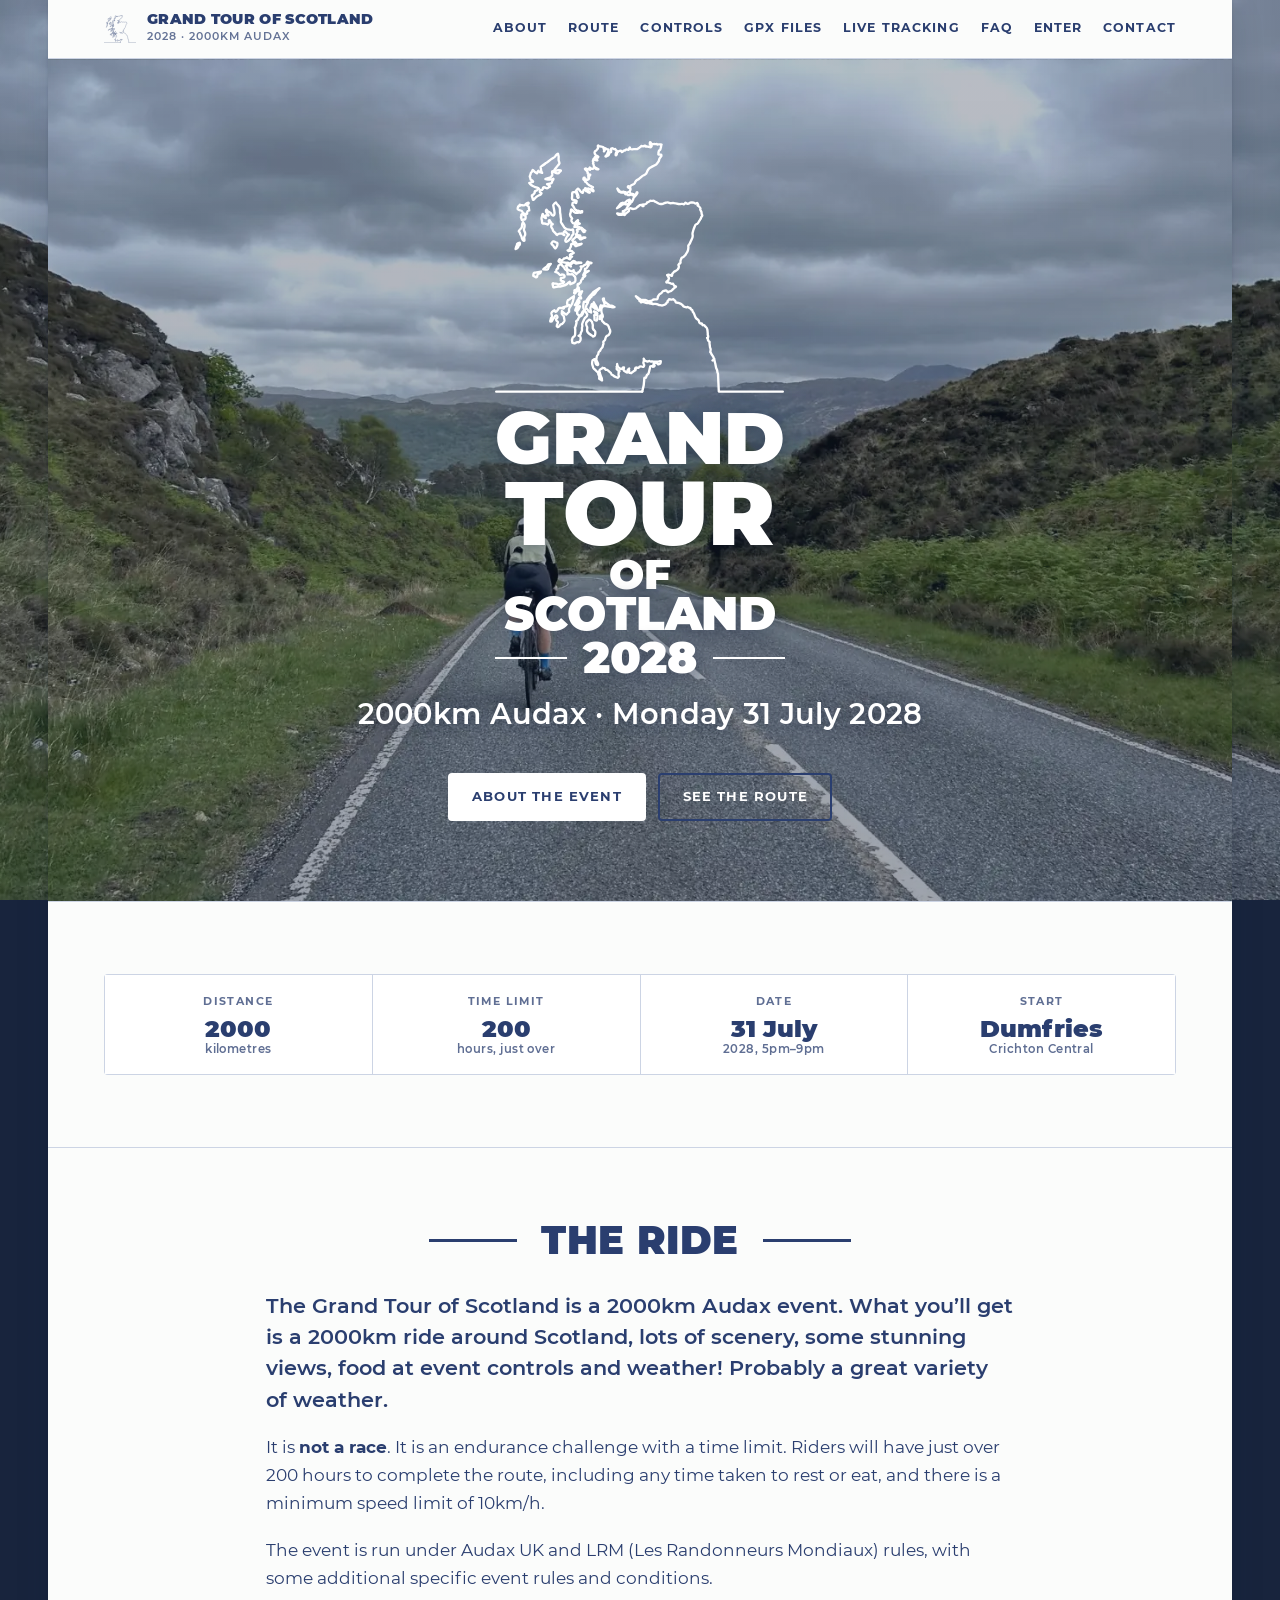
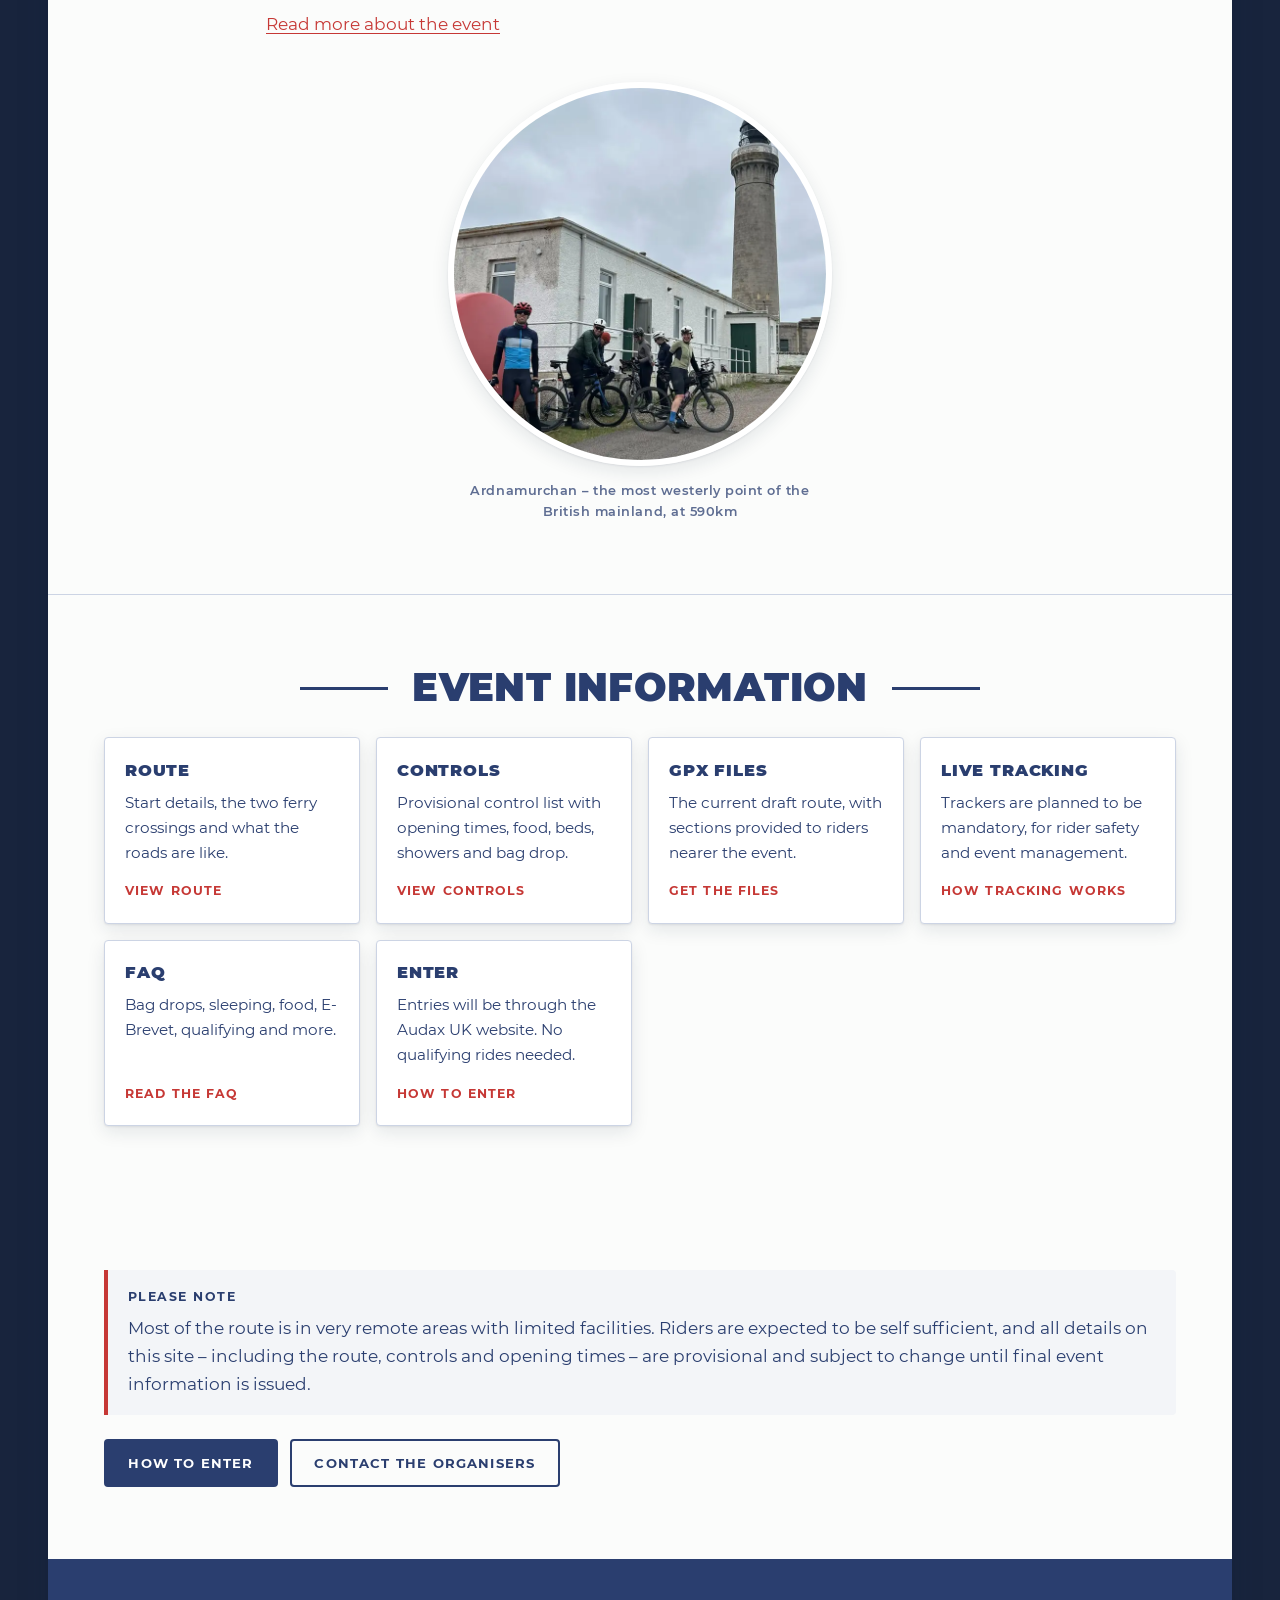
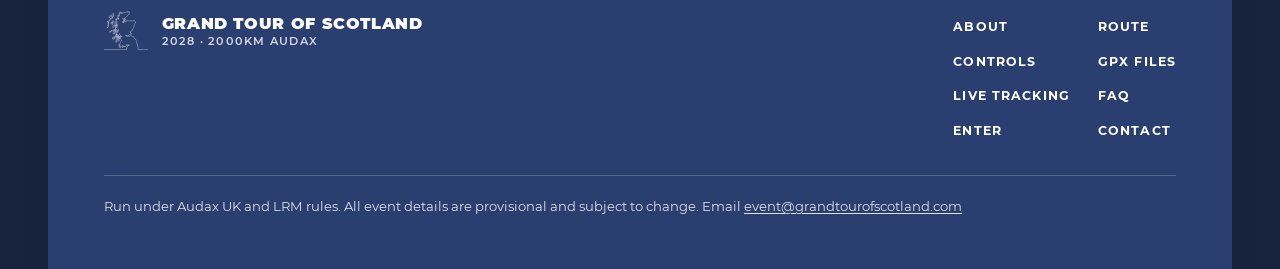
<file: index.html>
<!DOCTYPE html>
<html lang="en-GB" class="no-js">
<head>
<meta charset="utf-8">
<meta name="viewport" content="width=device-width, initial-scale=1">
<title>Grand Tour of Scotland 2028 &mdash; 2000km Audax</title>
<meta name="description" content="The Grand Tour of Scotland is a 2000km Audax event starting in Dumfries on Monday 31 July 2028. An endurance challenge around Scotland with just over 200 hours to finish.">
<meta name="theme-color" content="#2a3e6f">
<link rel="canonical" href="https://grandtourofscotland.com/">
<meta property="og:type" content="website">
<meta property="og:site_name" content="Grand Tour of Scotland">
<meta property="og:title" content="Grand Tour of Scotland 2028 — 2000km Audax">
<meta property="og:description" content="A 2000km Audax around Scotland, starting in Dumfries on Monday 31 July 2028. Just over 200 hours to complete the route.">
<meta property="og:url" content="https://grandtourofscotland.com/">
<meta property="og:image" content="https://grandtourofscotland.com/assets/img/social-share.jpg">
<meta name="twitter:card" content="summary_large_image">
<link rel="icon" href="favicon.svg" type="image/svg+xml">
<link rel="apple-touch-icon" href="apple-touch-icon.png">
<link rel="preload" href="assets/fonts/montserrat-900.woff2" as="font" type="font/woff2" crossorigin>
<link rel="preload" href="assets/fonts/montserrat-400.woff2" as="font" type="font/woff2" crossorigin>
<link rel="stylesheet" href="assets/css/site.css">
<script>document.documentElement.classList.remove("no-js");</script>
</head>
<body class="bg-hero">
<a class="skip-link" href="#main">Skip to content</a>

<div class="sheet">
  <header class="site-header">
    <div class="container site-header__bar">
      <a class="brand" href="index.html">
        <span class="brand__map" aria-hidden="true"></span>
        <span>
          <span class="brand__name">Grand Tour of Scotland</span>
          <span class="brand__meta">2028 &middot; 2000km Audax</span>
        </span>
      </a>
      <button class="nav-toggle" type="button" aria-expanded="false" aria-controls="site-nav" aria-label="Menu">
        <span class="nav-toggle__bars" aria-hidden="true"></span>
        <span class="nav-toggle__label">Menu</span>
      </button>
      <nav class="site-nav" id="site-nav" aria-label="Main">
        <ul>
          <li><a href="about.html">About</a></li>
          <li><a href="route.html">Route</a></li>
          <li><a href="controls.html">Controls</a></li>
          <li><a href="gpx.html">GPX files</a></li>
          <li><a href="tracking.html">Live tracking</a></li>
          <li><a href="faq.html">FAQ</a></li>
          <li><a href="enter.html">Enter</a></li>
          <li><a href="contact.html">Contact</a></li>
        </ul>
      </nav>
    </div>
  </header>

  <main id="main">
    <section class="hero">
      <h1 class="wordmark">
        <span class="wordmark__map" aria-hidden="true"></span>
        <span class="wordmark__grand">Grand</span>
        <span class="wordmark__tour">Tour</span>
        <span class="wordmark__of">of</span>
        <span class="wordmark__scotland">Scotland</span>
        <span class="wordmark__year">2028</span>
        <span class="visually-hidden">&ndash; a 2000km Audax</span>
      </h1>
      <p class="hero__tagline">2000km Audax &middot; Monday 31 July 2028</p>
      <p class="hero__actions">
        <a class="btn btn--light" href="about.html">About the event</a>
        <a class="btn btn--ghost" href="route.html">See the route</a>
      </p>
    </section>

    <section class="section container">
      <h2 class="visually-hidden">Event at a glance</h2>
      <dl class="facts">
        <div>
          <dt>Distance</dt>
          <dd>2000<small>kilometres</small></dd>
        </div>
        <div>
          <dt>Time limit</dt>
          <dd>200<small>hours, just over</small></dd>
        </div>
        <div>
          <dt>Date</dt>
          <dd>31 July<small>2028, 5pm&ndash;9pm</small></dd>
        </div>
        <div>
          <dt>Start</dt>
          <dd>Dumfries<small>Crichton Central</small></dd>
        </div>
      </dl>
    </section>

    <section class="section container">
      <h2 class="section-title">The ride</h2>
      <div class="prose center">
        <p class="lede">The Grand Tour of Scotland is a 2000km Audax event. What you&rsquo;ll get is a 2000km ride
          around Scotland, lots of scenery, some stunning views, food at event controls and weather! Probably a
          great variety of weather.</p>
        <p>It is <strong>not a race</strong>. It is an endurance challenge with a time limit. Riders will have just
          over 200 hours to complete the route, including any time taken to rest or eat, and there is a minimum
          speed limit of 10km/h.</p>
        <p>The event is run under Audax UK and LRM (Les Randonneurs Mondiaux) rules, with some additional specific
          event rules and conditions.</p>
        <p><a href="about.html">Read more about the event</a></p>
      </div>
      <figure class="photo-round">
        <img src="assets/img/photo-lighthouse.webp" width="760" height="760" loading="lazy"
             alt="Riders and bikes gathered outside the buildings at Ardnamurchan lighthouse.">
        <figcaption>Ardnamurchan &ndash; the most westerly point of the British mainland, at 590km</figcaption>
      </figure>
    </section>

    <section class="section container">
      <h2 class="section-title">Event information</h2>
      <ul class="cards">
        <li>
          <a class="card" href="route.html">
            <span class="card__title">Route</span>
            <p>Start details, the two ferry crossings and what the roads are like.</p>
            <span class="card__more">View route</span>
          </a>
        </li>
        <li>
          <a class="card" href="controls.html">
            <span class="card__title">Controls</span>
            <p>Provisional control list with opening times, food, beds, showers and bag drop.</p>
            <span class="card__more">View controls</span>
          </a>
        </li>
        <li>
          <a class="card" href="gpx.html">
            <span class="card__title">GPX files</span>
            <p>The current draft route, with sections provided to riders nearer the event.</p>
            <span class="card__more">Get the files</span>
          </a>
        </li>
        <li>
          <a class="card" href="tracking.html">
            <span class="card__title">Live tracking</span>
            <p>Trackers are planned to be mandatory, for rider safety and event management.</p>
            <span class="card__more">How tracking works</span>
          </a>
        </li>
        <li>
          <a class="card" href="faq.html">
            <span class="card__title">FAQ</span>
            <p>Bag drops, sleeping, food, E-Brevet, qualifying and more.</p>
            <span class="card__more">Read the FAQ</span>
          </a>
        </li>
        <li>
          <a class="card" href="enter.html">
            <span class="card__title">Enter</span>
            <p>Entries will be through the Audax UK website. No qualifying rides needed.</p>
            <span class="card__more">How to enter</span>
          </a>
        </li>
      </ul>
    </section>

    <div class="section container">
      <div class="callout">
        <p class="callout__title">Please note</p>
        <p>Most of the route is in very remote areas with limited facilities. Riders are expected to be self
          sufficient, and all details on this site &ndash; including the route, controls and opening times &ndash;
          are provisional and subject to change until final event information is issued.</p>
      </div>
      <p class="stack-actions">
        <a class="btn" href="enter.html">How to enter</a>
        <a class="btn btn--outline" href="contact.html">Contact the organisers</a>
      </p>
    </div>
  </main>

  <footer class="site-footer">
    <div class="container">
      <div class="site-footer__grid">
        <div class="site-footer__brand">
          <span class="brand__map" aria-hidden="true"></span>
          <p class="site-footer__title">Grand Tour of Scotland<span>2028 &middot; 2000km Audax</span></p>
        </div>
        <nav class="footer-nav" aria-label="Footer">
          <ul>
            <li><a href="about.html">About</a></li>
            <li><a href="route.html">Route</a></li>
            <li><a href="controls.html">Controls</a></li>
            <li><a href="gpx.html">GPX files</a></li>
            <li><a href="tracking.html">Live tracking</a></li>
            <li><a href="faq.html">FAQ</a></li>
            <li><a href="enter.html">Enter</a></li>
            <li><a href="contact.html">Contact</a></li>
          </ul>
        </nav>
      </div>
      <p class="site-footer__meta">Run under Audax UK and LRM rules. All event details are provisional and subject
        to change. Email <a href="mailto:event@grandtourofscotland.com">event@grandtourofscotland.com</a></p>
    </div>
  </footer>
</div>

<script src="assets/js/site.js" defer></script>
</body>
</html>
</file>
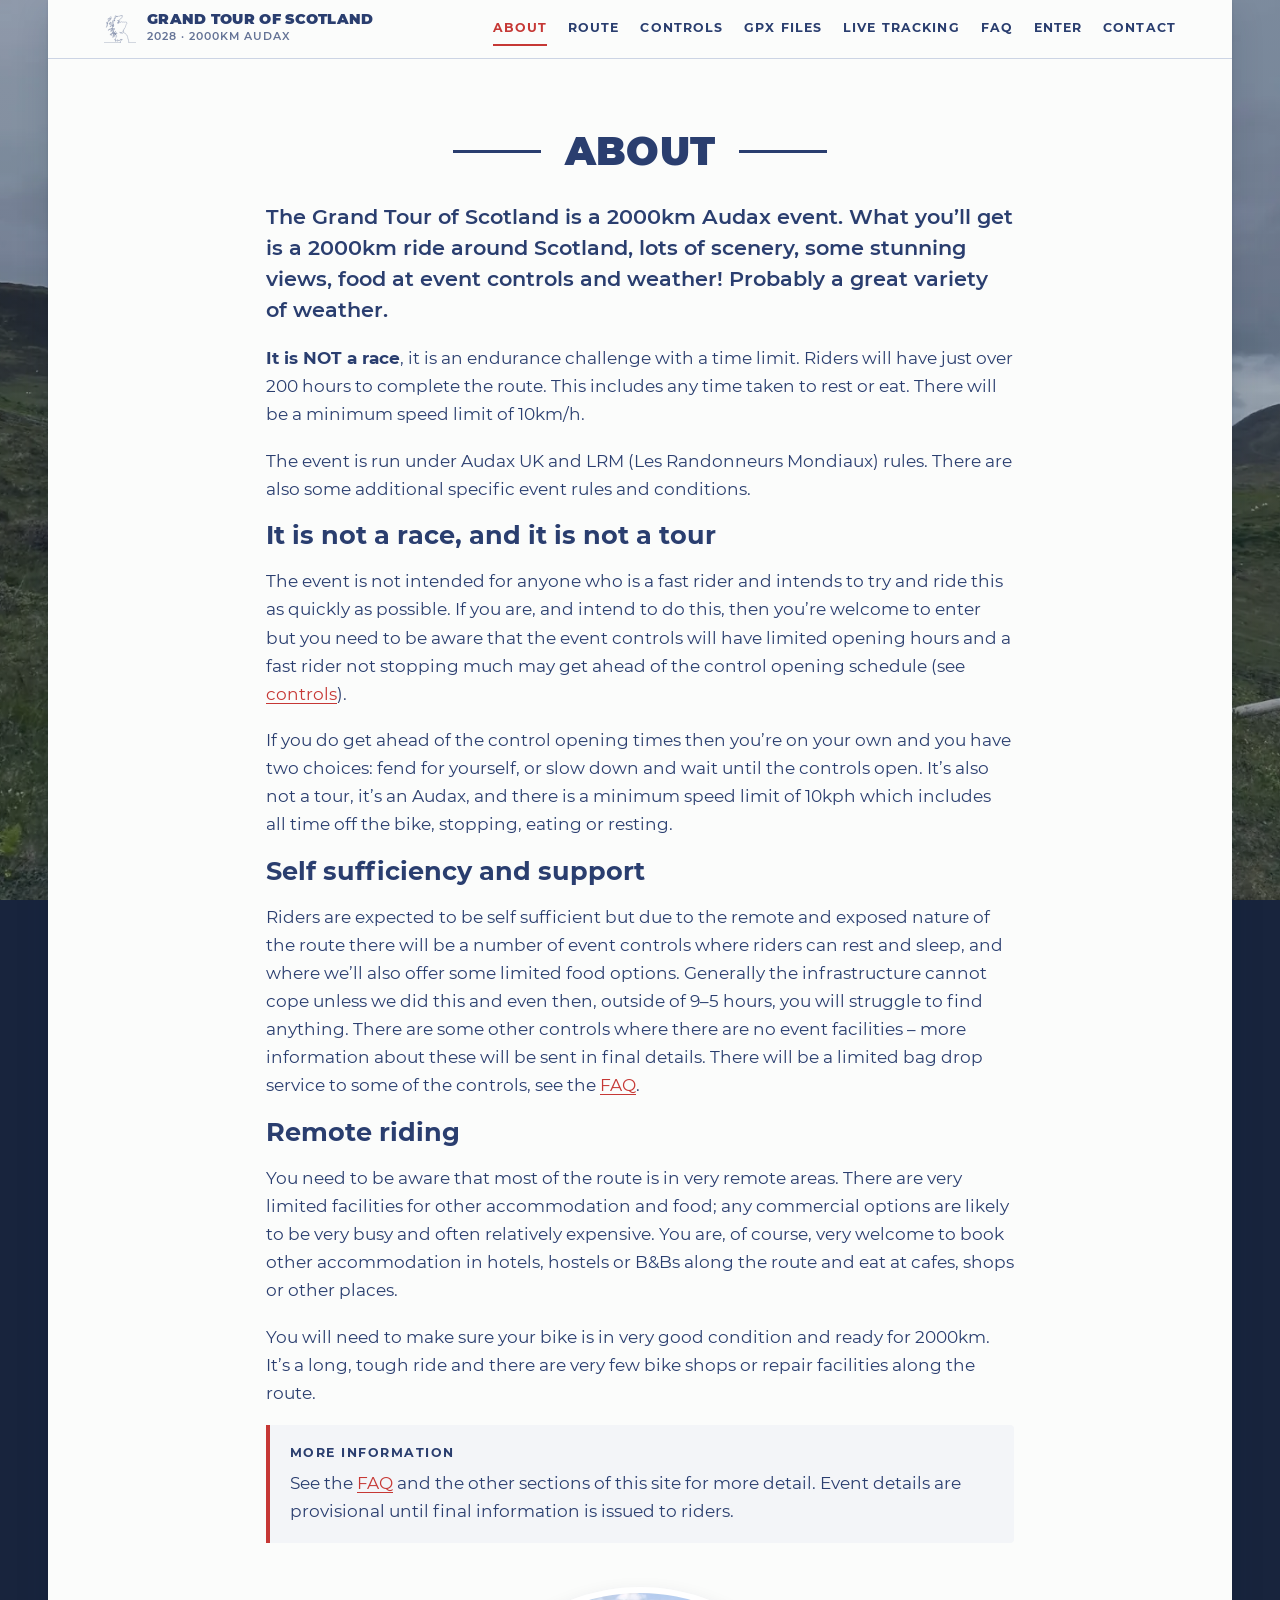
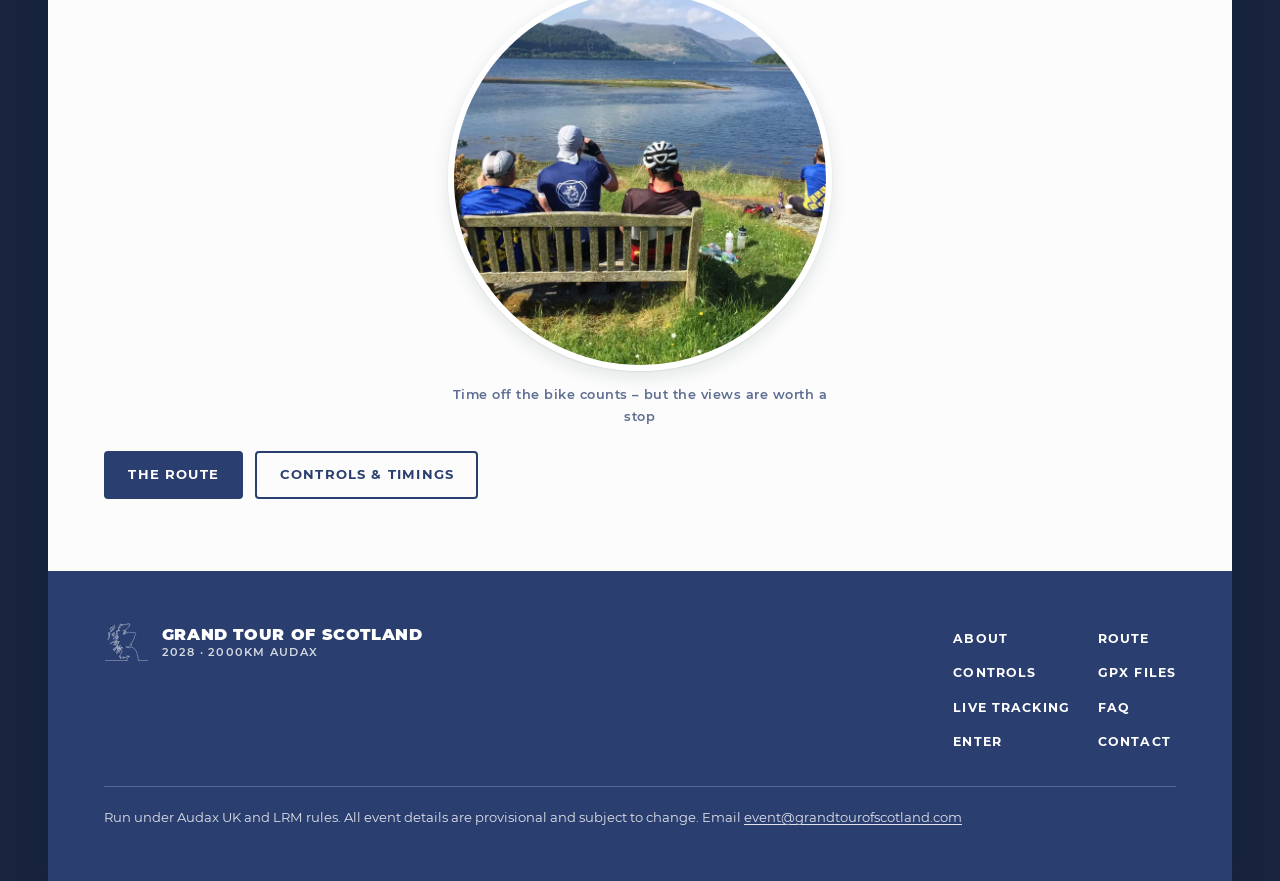
<file: about.html>
<!DOCTYPE html>
<html lang="en-GB" class="no-js">
<head>
<meta charset="utf-8">
<meta name="viewport" content="width=device-width, initial-scale=1">
<title>About &mdash; Grand Tour of Scotland 2028</title>
<meta name="description" content="What the Grand Tour of Scotland is: a 2000km Audax endurance challenge around Scotland with just over 200 hours to finish, run under Audax UK and LRM rules.">
<meta name="theme-color" content="#2a3e6f">
<link rel="canonical" href="https://grandtourofscotland.com/about.html">
<meta property="og:type" content="article">
<meta property="og:site_name" content="Grand Tour of Scotland">
<meta property="og:title" content="About — Grand Tour of Scotland 2028">
<meta property="og:description" content="A 2000km Audax endurance challenge around Scotland. Not a race, with just over 200 hours to finish.">
<meta property="og:url" content="https://grandtourofscotland.com/about.html">
<meta property="og:image" content="https://grandtourofscotland.com/assets/img/social-share.jpg">
<meta name="twitter:card" content="summary_large_image">
<link rel="icon" href="favicon.svg" type="image/svg+xml">
<link rel="apple-touch-icon" href="apple-touch-icon.png">
<link rel="preload" href="assets/fonts/montserrat-900.woff2" as="font" type="font/woff2" crossorigin>
<link rel="preload" href="assets/fonts/montserrat-400.woff2" as="font" type="font/woff2" crossorigin>
<link rel="stylesheet" href="assets/css/site.css">
<script>document.documentElement.classList.remove("no-js");</script>
</head>
<body class="bg-riders">
<a class="skip-link" href="#main">Skip to content</a>

<div class="sheet">
  <header class="site-header">
    <div class="container site-header__bar">
      <a class="brand" href="index.html">
        <span class="brand__map" aria-hidden="true"></span>
        <span>
          <span class="brand__name">Grand Tour of Scotland</span>
          <span class="brand__meta">2028 &middot; 2000km Audax</span>
        </span>
      </a>
      <button class="nav-toggle" type="button" aria-expanded="false" aria-controls="site-nav" aria-label="Menu">
        <span class="nav-toggle__bars" aria-hidden="true"></span>
        <span class="nav-toggle__label">Menu</span>
      </button>
      <nav class="site-nav" id="site-nav" aria-label="Main">
        <ul>
          <li><a href="about.html" aria-current="page">About</a></li>
          <li><a href="route.html">Route</a></li>
          <li><a href="controls.html">Controls</a></li>
          <li><a href="gpx.html">GPX files</a></li>
          <li><a href="tracking.html">Live tracking</a></li>
          <li><a href="faq.html">FAQ</a></li>
          <li><a href="enter.html">Enter</a></li>
          <li><a href="contact.html">Contact</a></li>
        </ul>
      </nav>
    </div>
  </header>

  <main id="main">
    <article class="section container">
      <h1 class="section-title">About</h1>
      <div class="prose center">
        <p class="lede">The Grand Tour of Scotland is a 2000km Audax event. What you&rsquo;ll get is a 2000km ride
          around Scotland, lots of scenery, some stunning views, food at event controls and weather! Probably a
          great variety of weather.</p>

        <p><strong>It is NOT a race</strong>, it is an endurance challenge with a time limit. Riders will have just
          over 200 hours to complete the route. This includes any time taken to rest or eat. There will be a minimum
          speed limit of 10km/h.</p>

        <p>The event is run under Audax UK and LRM (Les Randonneurs Mondiaux) rules. There are also some additional
          specific event rules and conditions.</p>

        <h2>It is not a race, and it is not a tour</h2>
        <p>The event is not intended for anyone who is a fast rider and intends to try and ride this as quickly as
          possible. If you are, and intend to do this, then you&rsquo;re welcome to enter but you need to be aware
          that the event controls will have limited opening hours and a fast rider not stopping much may get ahead of
          the control opening schedule (see <a href="controls.html">controls</a>).</p>
        <p>If you do get ahead of the control opening times then you&rsquo;re on your own and you have two choices:
          fend for yourself, or slow down and wait until the controls open. It&rsquo;s also not a tour, it&rsquo;s an
          Audax, and there is a minimum speed limit of 10kph which includes all time off the bike, stopping, eating
          or resting.</p>

        <h2>Self sufficiency and support</h2>
        <p>Riders are expected to be self sufficient but due to the remote and exposed nature of the route there will
          be a number of event controls where riders can rest and sleep, and where we&rsquo;ll also offer some
          limited food options. Generally the infrastructure cannot cope unless we did this and even then, outside of
          9&ndash;5 hours, you will struggle to find anything. There are some other controls where there are no event
          facilities &ndash; more information about these will be sent in final details. There will be a limited bag
          drop service to some of the controls, see the <a href="faq.html">FAQ</a>.</p>

        <h2>Remote riding</h2>
        <p>You need to be aware that most of the route is in very remote areas. There are very limited facilities for
          other accommodation and food; any commercial options are likely to be very busy and often relatively
          expensive. You are, of course, very welcome to book other accommodation in hotels, hostels or B&amp;Bs
          along the route and eat at cafes, shops or other places.</p>
        <p>You will need to make sure your bike is in very good condition and ready for 2000km. It&rsquo;s a long,
          tough ride and there are very few bike shops or repair facilities along the route.</p>

        <div class="callout">
          <p class="callout__title">More information</p>
          <p>See the <a href="faq.html">FAQ</a> and the other sections of this site for more detail. Event details are
            provisional until final information is issued to riders.</p>
        </div>
      </div>

      <figure class="photo-round">
        <img src="assets/img/photo-bench.webp" width="760" height="760" loading="lazy"
             alt="Four riders resting on a bench looking out over a loch on a bright day.">
        <figcaption>Time off the bike counts &ndash; but the views are worth a stop</figcaption>
      </figure>

      <p class="stack-actions">
        <a class="btn" href="route.html">The route</a>
        <a class="btn btn--outline" href="controls.html">Controls &amp; timings</a>
      </p>
    </article>
  </main>

  <footer class="site-footer">
    <div class="container">
      <div class="site-footer__grid">
        <div class="site-footer__brand">
          <span class="brand__map" aria-hidden="true"></span>
          <p class="site-footer__title">Grand Tour of Scotland<span>2028 &middot; 2000km Audax</span></p>
        </div>
        <nav class="footer-nav" aria-label="Footer">
          <ul>
            <li><a href="about.html">About</a></li>
            <li><a href="route.html">Route</a></li>
            <li><a href="controls.html">Controls</a></li>
            <li><a href="gpx.html">GPX files</a></li>
            <li><a href="tracking.html">Live tracking</a></li>
            <li><a href="faq.html">FAQ</a></li>
            <li><a href="enter.html">Enter</a></li>
            <li><a href="contact.html">Contact</a></li>
          </ul>
        </nav>
      </div>
      <p class="site-footer__meta">Run under Audax UK and LRM rules. All event details are provisional and subject
        to change. Email <a href="mailto:event@grandtourofscotland.com">event@grandtourofscotland.com</a></p>
    </div>
  </footer>
</div>

<script src="assets/js/site.js" defer></script>
</body>
</html>
</file>
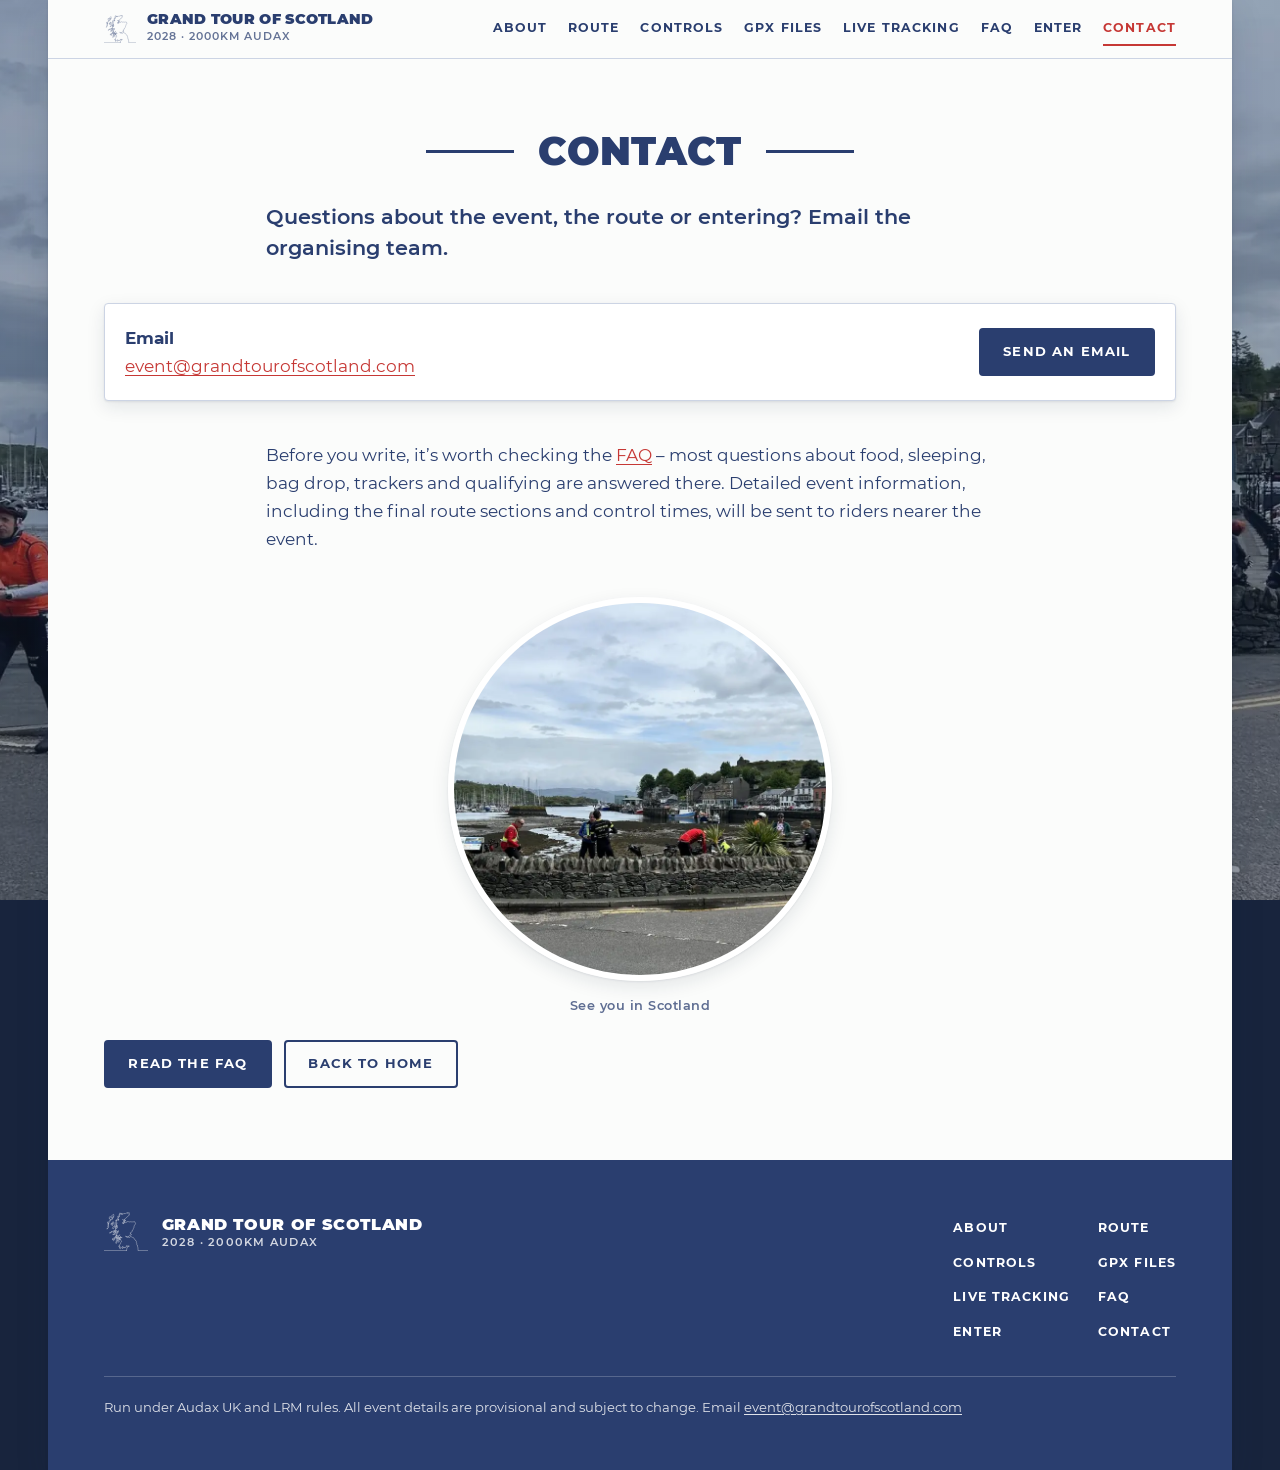
<file: contact.html>
<!DOCTYPE html>
<html lang="en-GB" class="no-js">
<head>
<meta charset="utf-8">
<meta name="viewport" content="width=device-width, initial-scale=1">
<title>Contact &mdash; Grand Tour of Scotland 2028</title>
<meta name="description" content="Contact the organisers of the Grand Tour of Scotland 2028 by email at event@grandtourofscotland.com.">
<meta name="theme-color" content="#2a3e6f">
<link rel="canonical" href="https://grandtourofscotland.com/contact.html">
<meta property="og:type" content="article">
<meta property="og:site_name" content="Grand Tour of Scotland">
<meta property="og:title" content="Contact — Grand Tour of Scotland 2028">
<meta property="og:description" content="Email the organisers at event@grandtourofscotland.com.">
<meta property="og:url" content="https://grandtourofscotland.com/contact.html">
<meta property="og:image" content="https://grandtourofscotland.com/assets/img/social-share.jpg">
<meta name="twitter:card" content="summary_large_image">
<link rel="icon" href="favicon.svg" type="image/svg+xml">
<link rel="apple-touch-icon" href="apple-touch-icon.png">
<link rel="preload" href="assets/fonts/montserrat-900.woff2" as="font" type="font/woff2" crossorigin>
<link rel="preload" href="assets/fonts/montserrat-400.woff2" as="font" type="font/woff2" crossorigin>
<link rel="stylesheet" href="assets/css/site.css">
<script>document.documentElement.classList.remove("no-js");</script>
</head>
<body class="bg-harbour">
<a class="skip-link" href="#main">Skip to content</a>

<div class="sheet">
  <header class="site-header">
    <div class="container site-header__bar">
      <a class="brand" href="index.html">
        <span class="brand__map" aria-hidden="true"></span>
        <span>
          <span class="brand__name">Grand Tour of Scotland</span>
          <span class="brand__meta">2028 &middot; 2000km Audax</span>
        </span>
      </a>
      <button class="nav-toggle" type="button" aria-expanded="false" aria-controls="site-nav" aria-label="Menu">
        <span class="nav-toggle__bars" aria-hidden="true"></span>
        <span class="nav-toggle__label">Menu</span>
      </button>
      <nav class="site-nav" id="site-nav" aria-label="Main">
        <ul>
          <li><a href="about.html">About</a></li>
          <li><a href="route.html">Route</a></li>
          <li><a href="controls.html">Controls</a></li>
          <li><a href="gpx.html">GPX files</a></li>
          <li><a href="tracking.html">Live tracking</a></li>
          <li><a href="faq.html">FAQ</a></li>
          <li><a href="enter.html">Enter</a></li>
          <li><a href="contact.html" aria-current="page">Contact</a></li>
        </ul>
      </nav>
    </div>
  </header>

  <main id="main">
    <article class="section container">
      <h1 class="section-title">Contact</h1>

      <div class="prose center">
        <p class="lede">Questions about the event, the route or entering? Email the organising team.</p>
      </div>

      <div class="link-panel mt-section">
        <p><strong>Email</strong><br>
          <a href="mailto:event@grandtourofscotland.com">event@grandtourofscotland.com</a></p>
        <a class="btn" href="mailto:event@grandtourofscotland.com">Send an email</a>
      </div>

      <div class="prose center mt-section">
        <p>Before you write, it&rsquo;s worth checking the <a href="faq.html">FAQ</a> &ndash; most questions about
          food, sleeping, bag drop, trackers and qualifying are answered there. Detailed event information, including
          the final route sections and control times, will be sent to riders nearer the event.</p>
      </div>

      <figure class="photo-round">
        <img src="assets/img/photo-harbour.webp" width="760" height="760" loading="lazy"
             alt="Riders and bikes gathered on a harbour wall in a small Scottish village.">
        <figcaption>See you in Scotland</figcaption>
      </figure>

      <p class="stack-actions">
        <a class="btn" href="faq.html">Read the FAQ</a>
        <a class="btn btn--outline" href="index.html">Back to home</a>
      </p>
    </article>
  </main>

  <footer class="site-footer">
    <div class="container">
      <div class="site-footer__grid">
        <div class="site-footer__brand">
          <span class="brand__map" aria-hidden="true"></span>
          <p class="site-footer__title">Grand Tour of Scotland<span>2028 &middot; 2000km Audax</span></p>
        </div>
        <nav class="footer-nav" aria-label="Footer">
          <ul>
            <li><a href="about.html">About</a></li>
            <li><a href="route.html">Route</a></li>
            <li><a href="controls.html">Controls</a></li>
            <li><a href="gpx.html">GPX files</a></li>
            <li><a href="tracking.html">Live tracking</a></li>
            <li><a href="faq.html">FAQ</a></li>
            <li><a href="enter.html">Enter</a></li>
            <li><a href="contact.html">Contact</a></li>
          </ul>
        </nav>
      </div>
      <p class="site-footer__meta">Run under Audax UK and LRM rules. All event details are provisional and subject
        to change. Email <a href="mailto:event@grandtourofscotland.com">event@grandtourofscotland.com</a></p>
    </div>
  </footer>
</div>

<script src="assets/js/site.js" defer></script>
</body>
</html>
</file>
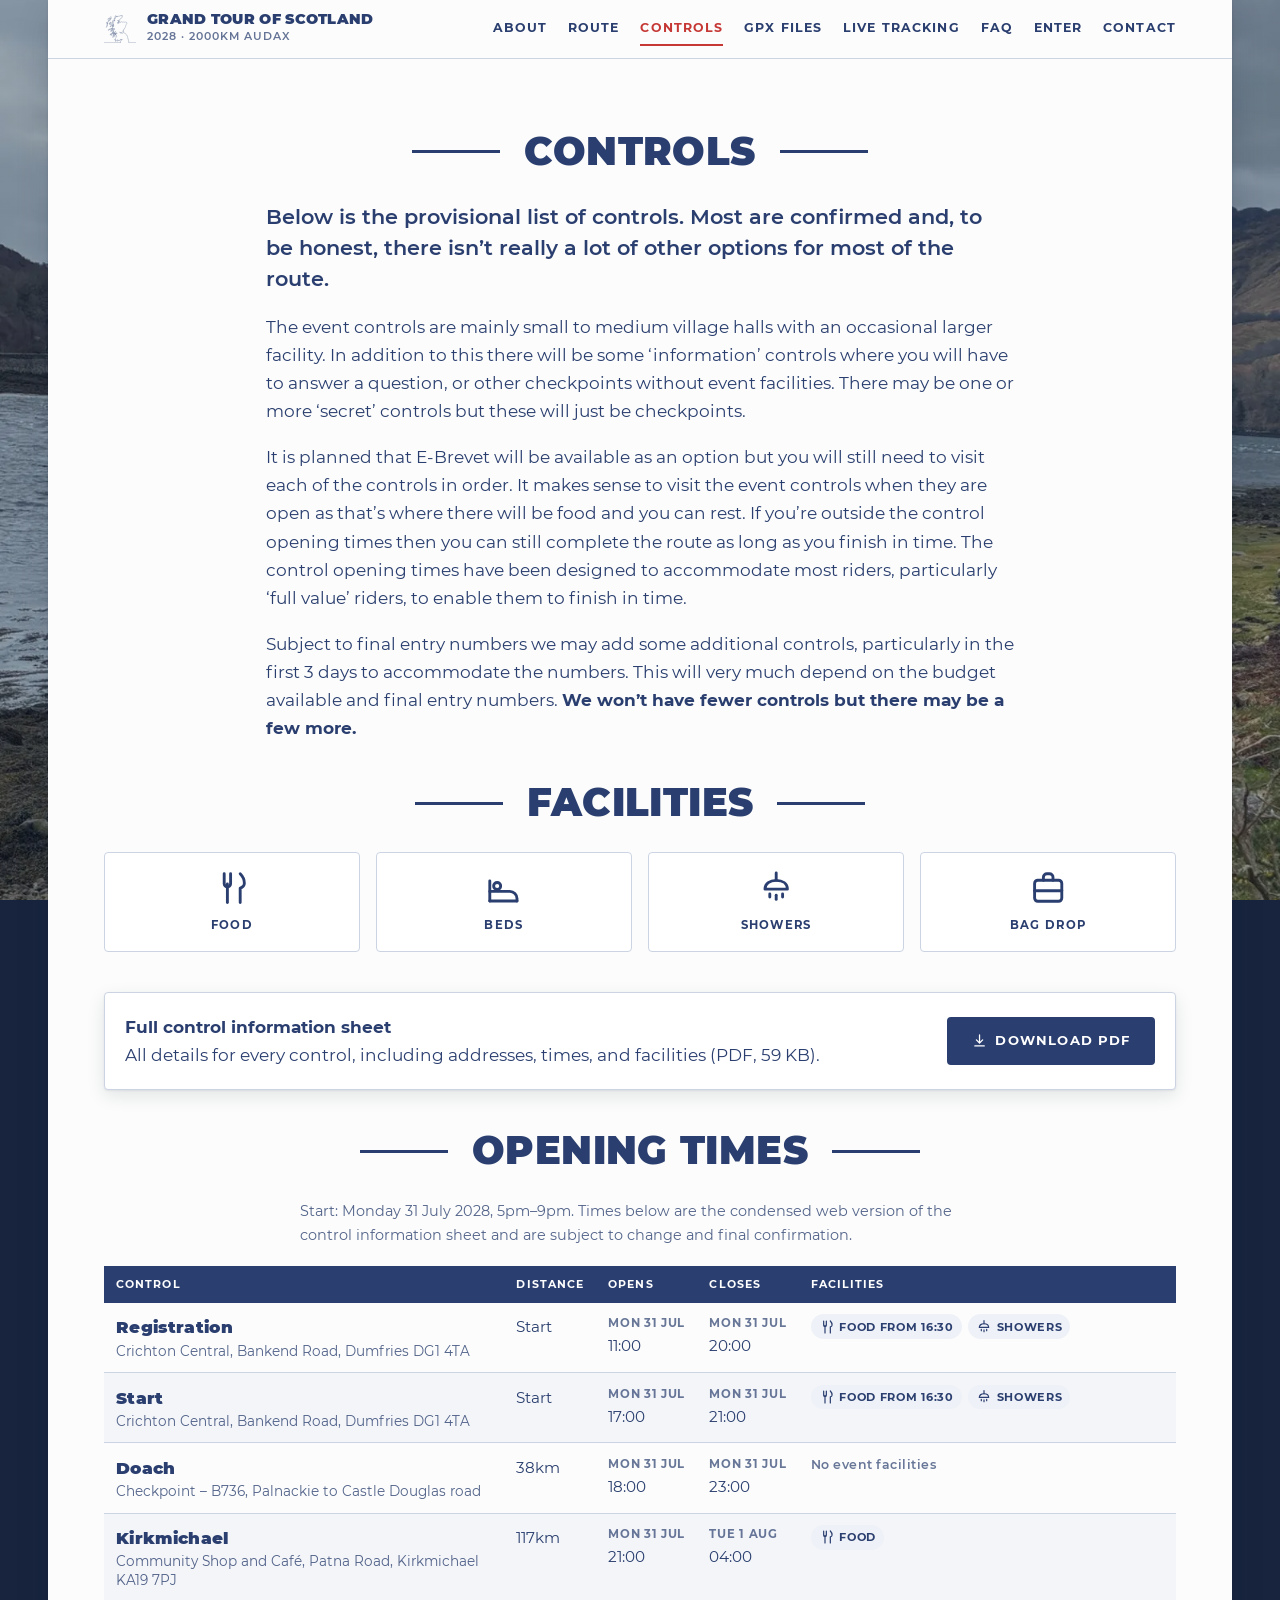
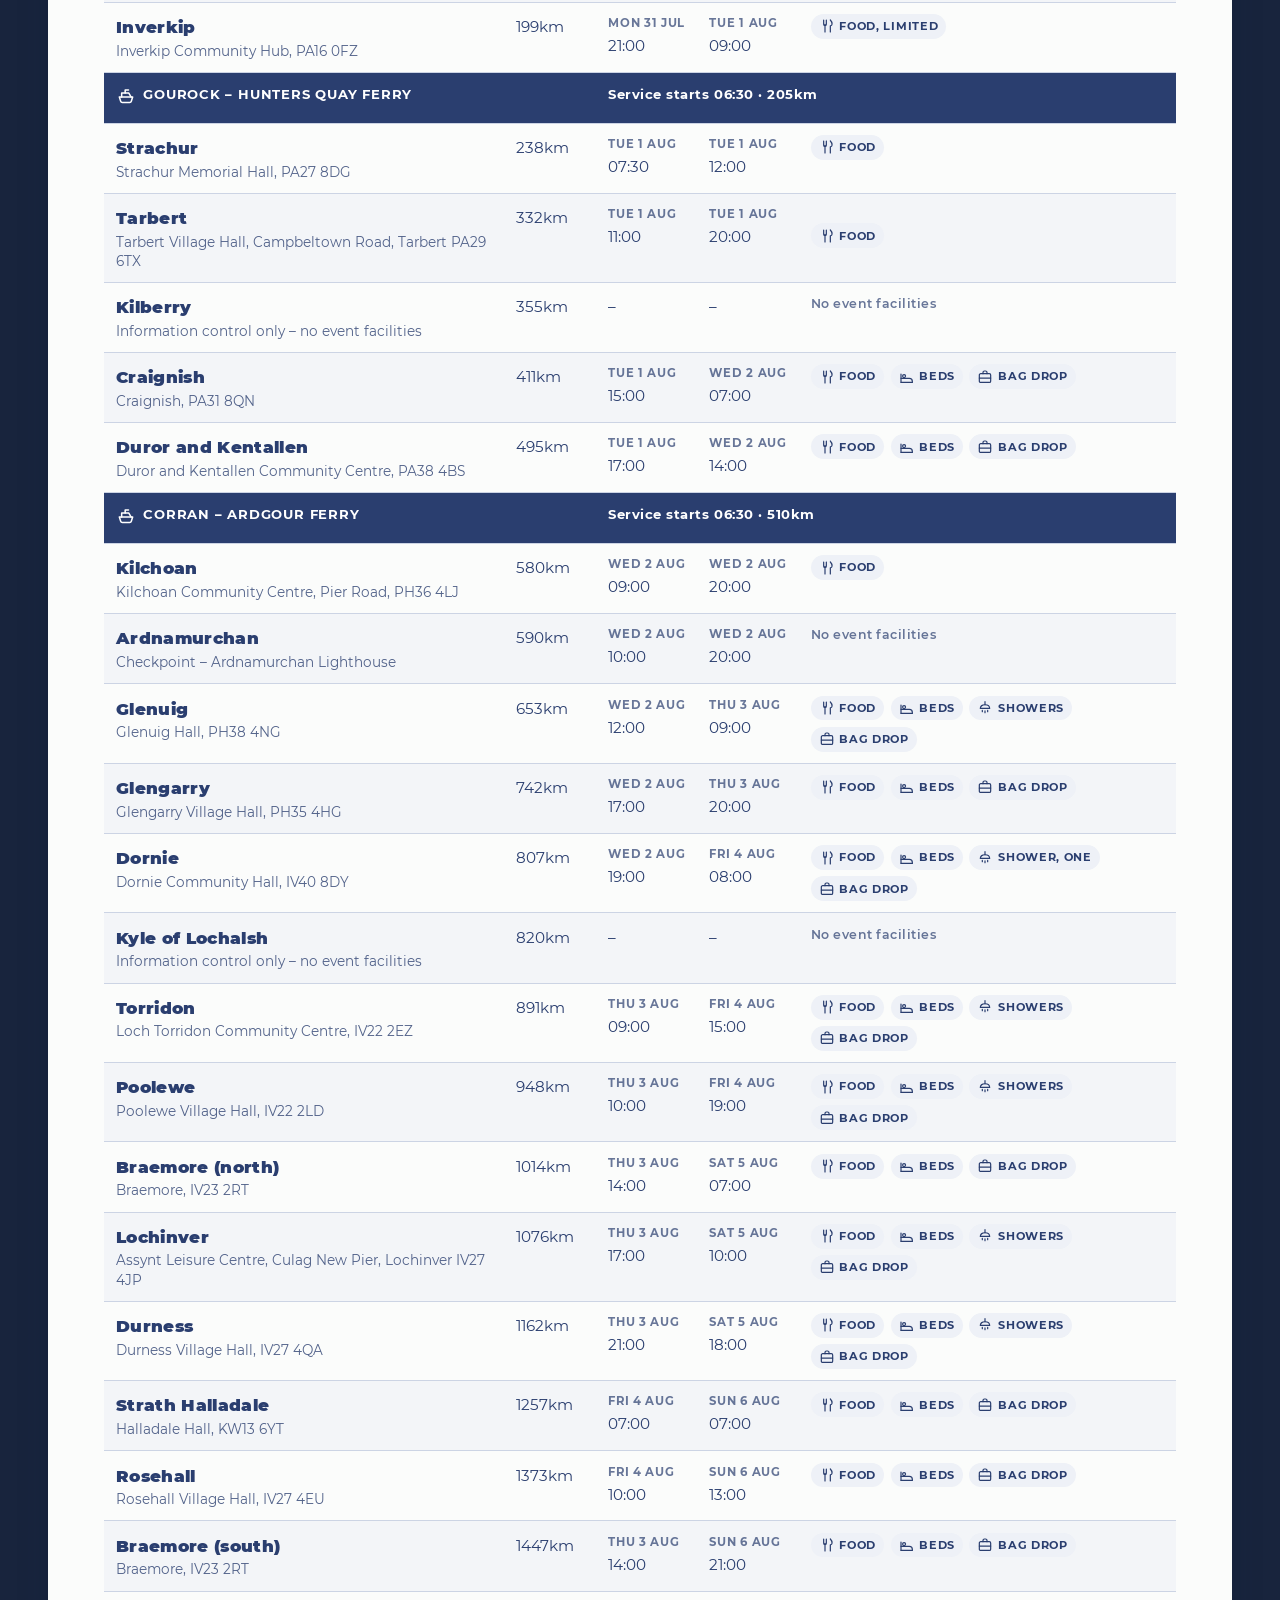
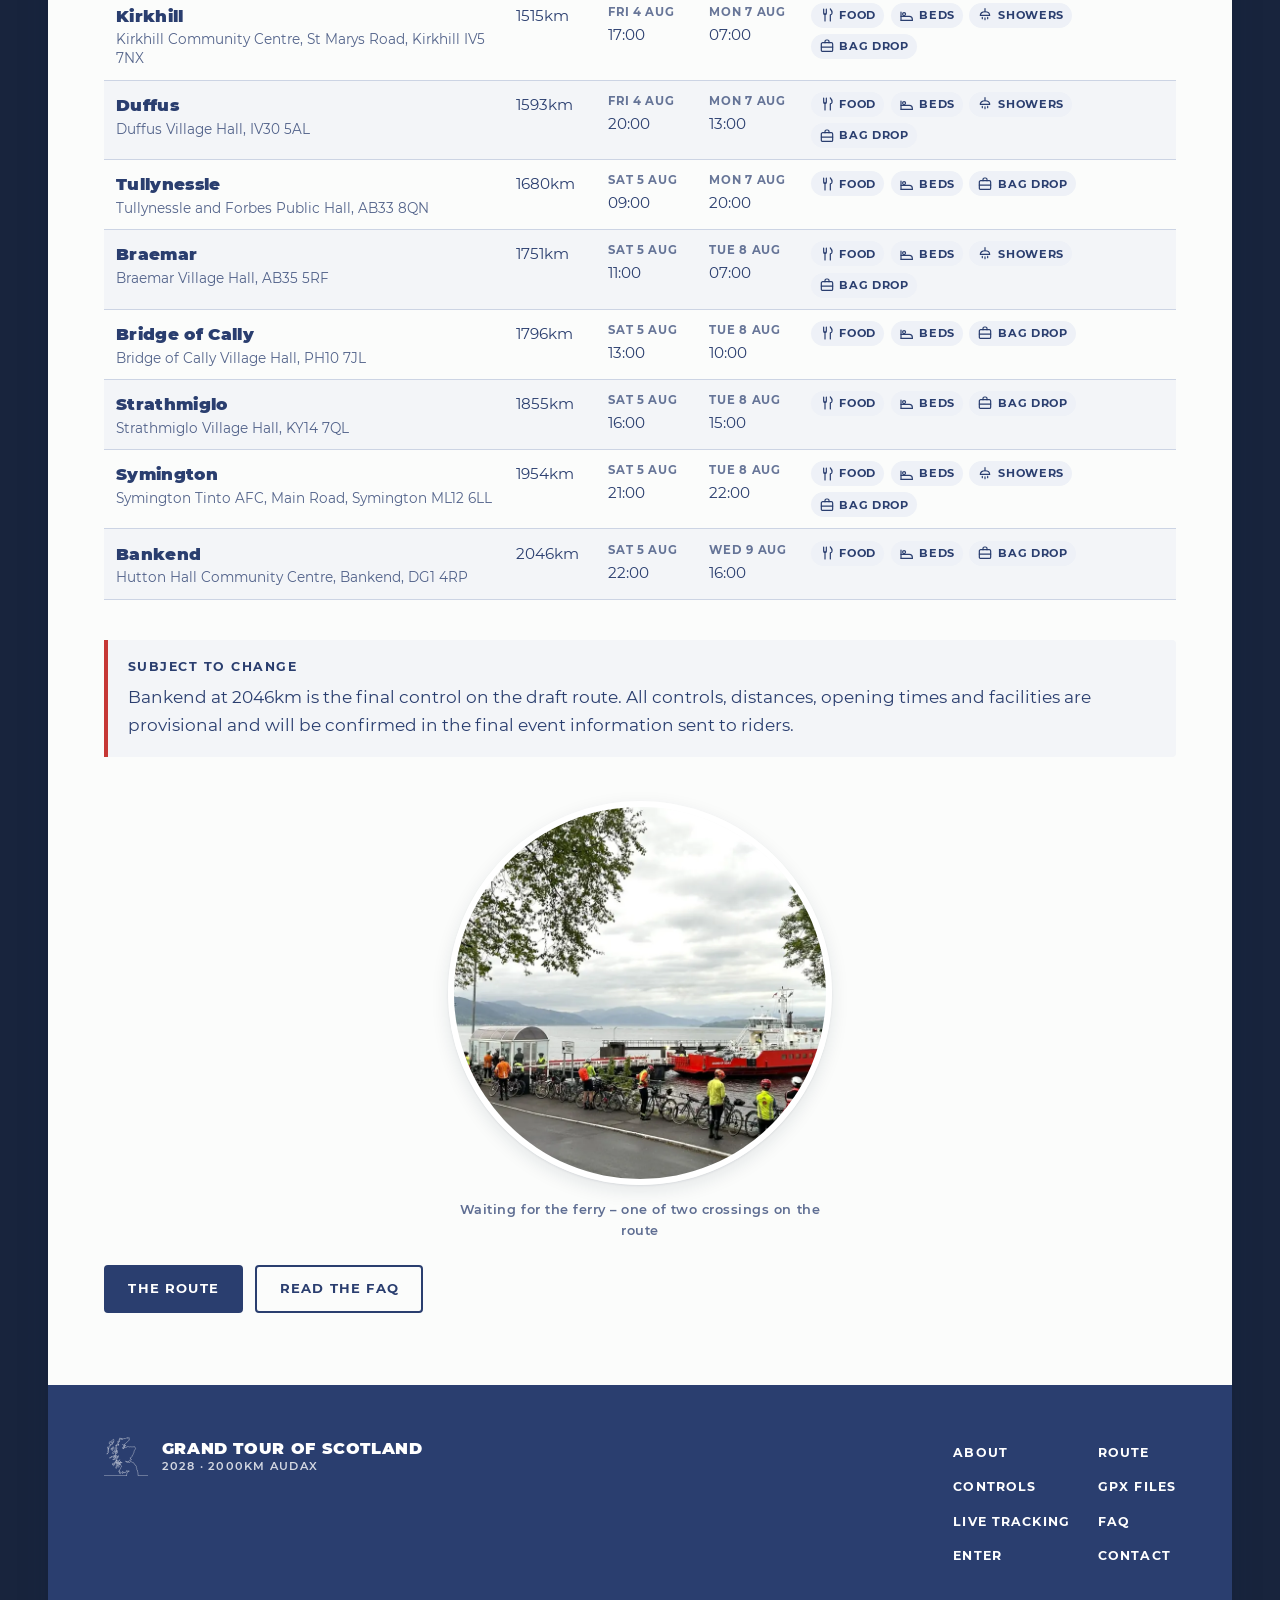
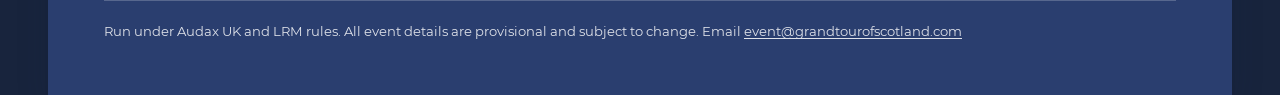
<file: controls.html>
<!DOCTYPE html>
<html lang="en-GB" class="no-js">
<head>
<meta charset="utf-8">
<meta name="viewport" content="width=device-width, initial-scale=1">
<title>Controls &mdash; Grand Tour of Scotland 2028</title>
<meta name="description" content="Provisional control list for the Grand Tour of Scotland 2028: distances, opening and closing times, and which controls have food, beds, showers and bag drop. Full details available as a PDF download.">
<meta name="theme-color" content="#2a3e6f">
<link rel="canonical" href="https://grandtourofscotland.com/controls.html">
<meta property="og:type" content="article">
<meta property="og:site_name" content="Grand Tour of Scotland">
<meta property="og:title" content="Controls — Grand Tour of Scotland 2028">
<meta property="og:description" content="Provisional control list with opening times, food, beds, showers and bag drop.">
<meta property="og:url" content="https://grandtourofscotland.com/controls.html">
<meta property="og:image" content="https://grandtourofscotland.com/assets/img/social-share.jpg">
<meta name="twitter:card" content="summary_large_image">
<link rel="icon" href="favicon.svg" type="image/svg+xml">
<link rel="apple-touch-icon" href="apple-touch-icon.png">
<link rel="preload" href="assets/fonts/montserrat-900.woff2" as="font" type="font/woff2" crossorigin>
<link rel="preload" href="assets/fonts/montserrat-400.woff2" as="font" type="font/woff2" crossorigin>
<link rel="stylesheet" href="assets/css/site.css">
<script>document.documentElement.classList.remove("no-js");</script>
</head>
<body class="bg-loch">
<a class="skip-link" href="#main">Skip to content</a>

<svg class="sprite" xmlns="http://www.w3.org/2000/svg" aria-hidden="true" focusable="false">
  <symbol id="i-food" viewBox="0 0 24 24">
    <path d="M7 3v6.2a2 2 0 0 0 4 0V3"/>
    <path d="M9 9.4V21"/>
    <path d="M17 3c1.9 1.9 2.6 3.9 2.6 5.9 0 1.5-.9 2.5-2.6 3V21"/>
  </symbol>
  <symbol id="i-bed" viewBox="0 0 24 24">
    <path d="M3 7.5V20"/>
    <path d="M3 14h12.5a4.5 4.5 0 0 1 4.5 4.5V20"/>
    <path d="M3 20h17"/>
    <circle cx="7.6" cy="10.6" r="2.2"/>
  </symbol>
  <symbol id="i-shower" viewBox="0 0 24 24">
    <path d="M12 2.5v4.6"/>
    <path d="M5 12.6c0-3.6 3.1-5.5 7-5.5s7 1.9 7 5.5z"/>
    <path d="M8 15.6v1.9"/>
    <path d="M12 16.4v2.6"/>
    <path d="M16 15.6v1.9"/>
  </symbol>
  <symbol id="i-bag" viewBox="0 0 24 24">
    <rect x="3.5" y="7" width="17" height="13.2" rx="2"/>
    <path d="M9 7V5.2A2.2 2.2 0 0 1 11.2 3h1.6A2.2 2.2 0 0 1 15 5.2V7"/>
    <path d="M3.5 13.6h17"/>
  </symbol>
  <symbol id="i-ferry" viewBox="0 0 24 24">
    <path d="M4 14.5h16l-1.6 5.1a2 2 0 0 1-1.9 1.4H7.5a2 2 0 0 1-1.9-1.4z"/>
    <path d="M6.8 14.5V9.5h8.4l3 5"/>
    <path d="M11 9.5V6h4"/>
  </symbol>
  <symbol id="i-download" viewBox="0 0 24 24">
    <path d="M12 3v12"/>
    <path d="M7 11l5 5 5-5"/>
    <path d="M4.5 20.5h15"/>
  </symbol>
</svg>

<div class="sheet">
  <header class="site-header">
    <div class="container site-header__bar">
      <a class="brand" href="index.html">
        <span class="brand__map" aria-hidden="true"></span>
        <span>
          <span class="brand__name">Grand Tour of Scotland</span>
          <span class="brand__meta">2028 &middot; 2000km Audax</span>
        </span>
      </a>
      <button class="nav-toggle" type="button" aria-expanded="false" aria-controls="site-nav" aria-label="Menu">
        <span class="nav-toggle__bars" aria-hidden="true"></span>
        <span class="nav-toggle__label">Menu</span>
      </button>
      <nav class="site-nav" id="site-nav" aria-label="Main">
        <ul>
          <li><a href="about.html">About</a></li>
          <li><a href="route.html">Route</a></li>
          <li><a href="controls.html" aria-current="page">Controls</a></li>
          <li><a href="gpx.html">GPX files</a></li>
          <li><a href="tracking.html">Live tracking</a></li>
          <li><a href="faq.html">FAQ</a></li>
          <li><a href="enter.html">Enter</a></li>
          <li><a href="contact.html">Contact</a></li>
        </ul>
      </nav>
    </div>
  </header>

  <main id="main">
    <article class="section container">
      <h1 class="section-title">Controls</h1>

      <div class="prose center">
        <p class="lede">Below is the provisional list of controls. Most are confirmed and, to be honest, there
          isn&rsquo;t really a lot of other options for most of the route.</p>

        <p>The event controls are mainly small to medium village halls with an occasional larger facility. In addition
          to this there will be some &lsquo;information&rsquo; controls where you will have to answer a question, or
          other checkpoints without event facilities. There may be one or more &lsquo;secret&rsquo; controls but these
          will just be checkpoints.</p>

        <p>It is planned that E-Brevet will be available as an option but you will still need to visit each of the
          controls in order. It makes sense to visit the event controls when they are open as that&rsquo;s where there
          will be food and you can rest. If you&rsquo;re outside the control opening times then you can still complete
          the route as long as you finish in time. The control opening times have been designed to accommodate most
          riders, particularly &lsquo;full value&rsquo; riders, to enable them to finish in time.</p>

        <p>Subject to final entry numbers we may add some additional controls, particularly in the first 3 days to
          accommodate the numbers. This will very much depend on the budget available and final entry numbers.
          <strong>We won&rsquo;t have fewer controls but there may be a few more.</strong></p>
      </div>

      <h2 class="section-title mt-section">Facilities</h2>
      <ul class="icon-key">
        <li>
          <svg class="icon" aria-hidden="true"><use href="#i-food"/></svg>
          Food
        </li>
        <li>
          <svg class="icon" aria-hidden="true"><use href="#i-bed"/></svg>
          Beds
        </li>
        <li>
          <svg class="icon" aria-hidden="true"><use href="#i-shower"/></svg>
          Showers
        </li>
        <li>
          <svg class="icon" aria-hidden="true"><use href="#i-bag"/></svg>
          Bag drop
        </li>
      </ul>

      <div class="link-panel">
        <p><strong>Full control information sheet</strong><br>
          All details for every control, including addresses, times, and facilities (PDF, 59&nbsp;KB).</p>
        <a class="btn" href="assets/downloads/grand-tour-of-scotland-audax-controls-2028.pdf" download>
          <svg class="btn__icon" aria-hidden="true"><use href="#i-download"/></svg>
          Download PDF
        </a>
      </div>

      <h2 class="section-title mt-section">Opening times</h2>
      <p class="note center prose">Start: Monday 31 July 2028, 5pm&ndash;9pm. Times below are the condensed web
        version of the control information sheet and are subject to change and final confirmation.</p>

      <div class="table-scroll">
        <table class="controls-table">
          <caption class="visually-hidden">Provisional controls in route order, with distance, opening and closing
            times, and facilities at each control.</caption>
          <thead>
            <tr>
              <th scope="col">Control</th>
              <th scope="col">Distance</th>
              <th scope="col">Opens</th>
              <th scope="col">Closes</th>
              <th scope="col">Facilities</th>
            </tr>
          </thead>
          <tbody>
          <tr>
            <th scope="row"><span class="controls-table__name">Registration</span><span class="controls-table__place">Crichton Central, Bankend Road, Dumfries DG1 4TA</span></th>
            <td class="controls-table__distance" data-label="Distance">Start</td>
            <td class="controls-table__time" data-label="Opens"><span class="time__day">Mon 31 Jul</span>11:00</td>
            <td class="controls-table__time" data-label="Closes"><span class="time__day">Mon 31 Jul</span>20:00</td>
            <td class="controls-table__facilities" data-label="Facilities"><ul class="facilities"><li class="facility"><svg class="icon" aria-hidden="true"><use href="#i-food"/></svg>Food from 16:30</li><li class="facility"><svg class="icon" aria-hidden="true"><use href="#i-shower"/></svg>Showers</li></ul></td>
          </tr>
          <tr>
            <th scope="row"><span class="controls-table__name">Start</span><span class="controls-table__place">Crichton Central, Bankend Road, Dumfries DG1 4TA</span></th>
            <td class="controls-table__distance" data-label="Distance">Start</td>
            <td class="controls-table__time" data-label="Opens"><span class="time__day">Mon 31 Jul</span>17:00</td>
            <td class="controls-table__time" data-label="Closes"><span class="time__day">Mon 31 Jul</span>21:00</td>
            <td class="controls-table__facilities" data-label="Facilities"><ul class="facilities"><li class="facility"><svg class="icon" aria-hidden="true"><use href="#i-food"/></svg>Food from 16:30</li><li class="facility"><svg class="icon" aria-hidden="true"><use href="#i-shower"/></svg>Showers</li></ul></td>
          </tr>
          <tr>
            <th scope="row"><span class="controls-table__name">Doach</span><span class="controls-table__place">Checkpoint &ndash; B736, Palnackie to Castle Douglas road</span></th>
            <td class="controls-table__distance" data-label="Distance">38km</td>
            <td class="controls-table__time" data-label="Opens"><span class="time__day">Mon 31 Jul</span>18:00</td>
            <td class="controls-table__time" data-label="Closes"><span class="time__day">Mon 31 Jul</span>23:00</td>
            <td class="controls-table__facilities" data-label="Facilities"><p class="facilities--none">No event facilities</p></td>
          </tr>
          <tr>
            <th scope="row"><span class="controls-table__name">Kirkmichael</span><span class="controls-table__place">Community Shop and Caf&eacute;, Patna Road, Kirkmichael KA19 7PJ</span></th>
            <td class="controls-table__distance" data-label="Distance">117km</td>
            <td class="controls-table__time" data-label="Opens"><span class="time__day">Mon 31 Jul</span>21:00</td>
            <td class="controls-table__time" data-label="Closes"><span class="time__day">Tue 1 Aug</span>04:00</td>
            <td class="controls-table__facilities" data-label="Facilities"><ul class="facilities"><li class="facility"><svg class="icon" aria-hidden="true"><use href="#i-food"/></svg>Food</li></ul></td>
          </tr>
          <tr>
            <th scope="row"><span class="controls-table__name">Inverkip</span><span class="controls-table__place">Inverkip Community Hub, PA16 0FZ</span></th>
            <td class="controls-table__distance" data-label="Distance">199km</td>
            <td class="controls-table__time" data-label="Opens"><span class="time__day">Mon 31 Jul</span>21:00</td>
            <td class="controls-table__time" data-label="Closes"><span class="time__day">Tue 1 Aug</span>09:00</td>
            <td class="controls-table__facilities" data-label="Facilities"><ul class="facilities"><li class="facility"><svg class="icon" aria-hidden="true"><use href="#i-food"/></svg>Food, limited</li></ul></td>
          </tr>
          <tr class="is-ferry">
            <th scope="row" colspan="2"><span class="ferry-label"><svg class="icon" aria-hidden="true"><use href="#i-ferry"/></svg>Gourock &ndash; Hunters Quay ferry</span></th>
            <td colspan="3">Service starts 06:30 &middot; 205km</td>
          </tr>
          <tr>
            <th scope="row"><span class="controls-table__name">Strachur</span><span class="controls-table__place">Strachur Memorial Hall, PA27 8DG</span></th>
            <td class="controls-table__distance" data-label="Distance">238km</td>
            <td class="controls-table__time" data-label="Opens"><span class="time__day">Tue 1 Aug</span>07:30</td>
            <td class="controls-table__time" data-label="Closes"><span class="time__day">Tue 1 Aug</span>12:00</td>
            <td class="controls-table__facilities" data-label="Facilities"><ul class="facilities"><li class="facility"><svg class="icon" aria-hidden="true"><use href="#i-food"/></svg>Food</li></ul></td>
          </tr>
          <tr>
            <th scope="row"><span class="controls-table__name">Tarbert</span><span class="controls-table__place">Tarbert Village Hall, Campbeltown Road, Tarbert PA29 6TX</span></th>
            <td class="controls-table__distance" data-label="Distance">332km</td>
            <td class="controls-table__time" data-label="Opens"><span class="time__day">Tue 1 Aug</span>11:00</td>
            <td class="controls-table__time" data-label="Closes"><span class="time__day">Tue 1 Aug</span>20:00</td>
            <td class="controls-table__facilities" data-label="Facilities"><p class="facilities--none"><li class="facility"><svg class="icon" aria-hidden="true"><use href="#i-food"/></svg>Food</li></ul></p></td>
          </tr>
          <tr>
            <th scope="row"><span class="controls-table__name">Kilberry</span><span class="controls-table__place">Information control only &ndash; no event facilities</span></th>
            <td class="controls-table__distance" data-label="Distance">355km</td>
            <td class="controls-table__time" data-label="Opens">&ndash;</td>
            <td class="controls-table__time" data-label="Closes">&ndash;</td>
            <td class="controls-table__facilities" data-label="Facilities"><p class="facilities--none">No event facilities</p></td>
          </tr>
          <tr>
            <th scope="row"><span class="controls-table__name">Craignish</span><span class="controls-table__place">Craignish, PA31 8QN</span></th>
            <td class="controls-table__distance" data-label="Distance">411km</td>
            <td class="controls-table__time" data-label="Opens"><span class="time__day">Tue 1 Aug</span>15:00</td>
            <td class="controls-table__time" data-label="Closes"><span class="time__day">Wed 2 Aug</span>07:00</td>
            <td class="controls-table__facilities" data-label="Facilities"><ul class="facilities"><li class="facility"><svg class="icon" aria-hidden="true"><use href="#i-food"/></svg>Food</li><li class="facility"><svg class="icon" aria-hidden="true"><use href="#i-bed"/></svg>Beds</li><li class="facility"><svg class="icon" aria-hidden="true"><use href="#i-bag"/></svg>Bag drop</li></ul></td>
          </tr>
          <tr>
            <th scope="row"><span class="controls-table__name">Duror and Kentallen</span><span class="controls-table__place">Duror and Kentallen Community Centre, PA38 4BS</span></th>
            <td class="controls-table__distance" data-label="Distance">495km</td>
            <td class="controls-table__time" data-label="Opens"><span class="time__day">Tue 1 Aug</span>17:00</td>
            <td class="controls-table__time" data-label="Closes"><span class="time__day">Wed 2 Aug</span>14:00</td>
            <td class="controls-table__facilities" data-label="Facilities"><ul class="facilities"><li class="facility"><svg class="icon" aria-hidden="true"><use href="#i-food"/></svg>Food</li><li class="facility"><svg class="icon" aria-hidden="true"><use href="#i-bed"/></svg>Beds</li><li class="facility"><svg class="icon" aria-hidden="true"><use href="#i-bag"/></svg>Bag drop</li></ul></td>
          </tr>
          <tr class="is-ferry">
            <th scope="row" colspan="2"><span class="ferry-label"><svg class="icon" aria-hidden="true"><use href="#i-ferry"/></svg>Corran &ndash; Ardgour ferry</span></th>
            <td colspan="3">Service starts 06:30 &middot; 510km</td>
          </tr>
          <tr>
            <th scope="row"><span class="controls-table__name">Kilchoan</span><span class="controls-table__place">Kilchoan Community Centre, Pier Road, PH36 4LJ</span></th>
            <td class="controls-table__distance" data-label="Distance">580km</td>
            <td class="controls-table__time" data-label="Opens"><span class="time__day">Wed 2 Aug</span>09:00</td>
            <td class="controls-table__time" data-label="Closes"><span class="time__day">Wed 2 Aug</span>20:00</td>
            <td class="controls-table__facilities" data-label="Facilities"><ul class="facilities"><li class="facility"><svg class="icon" aria-hidden="true"><use href="#i-food"/></svg>Food</li></ul></td>
          </tr>
          <tr>
            <th scope="row"><span class="controls-table__name">Ardnamurchan</span><span class="controls-table__place">Checkpoint &ndash; Ardnamurchan Lighthouse</span></th>
            <td class="controls-table__distance" data-label="Distance">590km</td>
            <td class="controls-table__time" data-label="Opens"><span class="time__day">Wed 2 Aug</span>10:00</td>
            <td class="controls-table__time" data-label="Closes"><span class="time__day">Wed 2 Aug</span>20:00</td>
            <td class="controls-table__facilities" data-label="Facilities"><p class="facilities--none">No event facilities</p></td>
          </tr>
          <tr>
            <th scope="row"><span class="controls-table__name">Glenuig</span><span class="controls-table__place">Glenuig Hall, PH38 4NG</span></th>
            <td class="controls-table__distance" data-label="Distance">653km</td>
            <td class="controls-table__time" data-label="Opens"><span class="time__day">Wed 2 Aug</span>12:00</td>
            <td class="controls-table__time" data-label="Closes"><span class="time__day">Thu 3 Aug</span>09:00</td>
            <td class="controls-table__facilities" data-label="Facilities"><ul class="facilities"><li class="facility"><svg class="icon" aria-hidden="true"><use href="#i-food"/></svg>Food</li><li class="facility"><svg class="icon" aria-hidden="true"><use href="#i-bed"/></svg>Beds</li><li class="facility"><svg class="icon" aria-hidden="true"><use href="#i-shower"/></svg>Showers</li><li class="facility"><svg class="icon" aria-hidden="true"><use href="#i-bag"/></svg>Bag drop</li></ul></td>
          </tr>
          <tr>
            <th scope="row"><span class="controls-table__name">Glengarry</span><span class="controls-table__place">Glengarry Village Hall, PH35 4HG</span></th>
            <td class="controls-table__distance" data-label="Distance">742km</td>
            <td class="controls-table__time" data-label="Opens"><span class="time__day">Wed 2 Aug</span>17:00</td>
            <td class="controls-table__time" data-label="Closes"><span class="time__day">Thu 3 Aug</span>20:00</td>
            <td class="controls-table__facilities" data-label="Facilities"><ul class="facilities"><li class="facility"><svg class="icon" aria-hidden="true"><use href="#i-food"/></svg>Food</li><li class="facility"><svg class="icon" aria-hidden="true"><use href="#i-bed"/></svg>Beds</li><li class="facility"><svg class="icon" aria-hidden="true"><use href="#i-bag"/></svg>Bag drop</li></ul></td>
          </tr>
          <tr>
            <th scope="row"><span class="controls-table__name">Dornie</span><span class="controls-table__place">Dornie Community Hall, IV40 8DY</span></th>
            <td class="controls-table__distance" data-label="Distance">807km</td>
            <td class="controls-table__time" data-label="Opens"><span class="time__day">Wed 2 Aug</span>19:00</td>
            <td class="controls-table__time" data-label="Closes"><span class="time__day">Fri 4 Aug</span>08:00</td>
            <td class="controls-table__facilities" data-label="Facilities"><ul class="facilities"><li class="facility"><svg class="icon" aria-hidden="true"><use href="#i-food"/></svg>Food</li><li class="facility"><svg class="icon" aria-hidden="true"><use href="#i-bed"/></svg>Beds</li><li class="facility"><svg class="icon" aria-hidden="true"><use href="#i-shower"/></svg>Shower, one</li><li class="facility"><svg class="icon" aria-hidden="true"><use href="#i-bag"/></svg>Bag drop</li></ul></td>
          </tr>
          <tr>
            <th scope="row"><span class="controls-table__name">Kyle of Lochalsh</span><span class="controls-table__place">Information control only &ndash; no event facilities</span></th>
            <td class="controls-table__distance" data-label="Distance">820km</td>
            <td class="controls-table__time" data-label="Opens">&ndash;</td>
            <td class="controls-table__time" data-label="Closes">&ndash;</td>
            <td class="controls-table__facilities" data-label="Facilities"><p class="facilities--none">No event facilities</p></td>
          </tr>
          <tr>
            <th scope="row"><span class="controls-table__name">Torridon</span><span class="controls-table__place">Loch Torridon Community Centre, IV22 2EZ</span></th>
            <td class="controls-table__distance" data-label="Distance">891km</td>
            <td class="controls-table__time" data-label="Opens"><span class="time__day">Thu 3 Aug</span>09:00</td>
            <td class="controls-table__time" data-label="Closes"><span class="time__day">Fri 4 Aug</span>15:00</td>
            <td class="controls-table__facilities" data-label="Facilities"><ul class="facilities"><li class="facility"><svg class="icon" aria-hidden="true"><use href="#i-food"/></svg>Food</li><li class="facility"><svg class="icon" aria-hidden="true"><use href="#i-bed"/></svg>Beds</li><li class="facility"><svg class="icon" aria-hidden="true"><use href="#i-shower"/></svg>Showers</li><li class="facility"><svg class="icon" aria-hidden="true"><use href="#i-bag"/></svg>Bag drop</li></ul></td>
          </tr>
          <tr>
            <th scope="row"><span class="controls-table__name">Poolewe</span><span class="controls-table__place">Poolewe Village Hall, IV22 2LD</span></th>
            <td class="controls-table__distance" data-label="Distance">948km</td>
            <td class="controls-table__time" data-label="Opens"><span class="time__day">Thu 3 Aug</span>10:00</td>
            <td class="controls-table__time" data-label="Closes"><span class="time__day">Fri 4 Aug</span>19:00</td>
            <td class="controls-table__facilities" data-label="Facilities"><ul class="facilities"><li class="facility"><svg class="icon" aria-hidden="true"><use href="#i-food"/></svg>Food</li><li class="facility"><svg class="icon" aria-hidden="true"><use href="#i-bed"/></svg>Beds</li><li class="facility"><svg class="icon" aria-hidden="true"><use href="#i-shower"/></svg>Showers</li><li class="facility"><svg class="icon" aria-hidden="true"><use href="#i-bag"/></svg>Bag drop</li></ul></td>
          </tr>
          <tr>
            <th scope="row"><span class="controls-table__name">Braemore (north)</span><span class="controls-table__place">Braemore, IV23 2RT</span></th>
            <td class="controls-table__distance" data-label="Distance">1014km</td>
            <td class="controls-table__time" data-label="Opens"><span class="time__day">Thu 3 Aug</span>14:00</td>
            <td class="controls-table__time" data-label="Closes"><span class="time__day">Sat 5 Aug</span>07:00</td>
            <td class="controls-table__facilities" data-label="Facilities"><ul class="facilities"><li class="facility"><svg class="icon" aria-hidden="true"><use href="#i-food"/></svg>Food</li><li class="facility"><svg class="icon" aria-hidden="true"><use href="#i-bed"/></svg>Beds</li><li class="facility"><svg class="icon" aria-hidden="true"><use href="#i-bag"/></svg>Bag drop</li></ul></td>
          </tr>
          <tr>
            <th scope="row"><span class="controls-table__name">Lochinver</span><span class="controls-table__place">Assynt Leisure Centre, Culag New Pier, Lochinver IV27 4JP</span></th>
            <td class="controls-table__distance" data-label="Distance">1076km</td>
            <td class="controls-table__time" data-label="Opens"><span class="time__day">Thu 3 Aug</span>17:00</td>
            <td class="controls-table__time" data-label="Closes"><span class="time__day">Sat 5 Aug</span>10:00</td>
            <td class="controls-table__facilities" data-label="Facilities"><ul class="facilities"><li class="facility"><svg class="icon" aria-hidden="true"><use href="#i-food"/></svg>Food</li><li class="facility"><svg class="icon" aria-hidden="true"><use href="#i-bed"/></svg>Beds</li><li class="facility"><svg class="icon" aria-hidden="true"><use href="#i-shower"/></svg>Showers</li><li class="facility"><svg class="icon" aria-hidden="true"><use href="#i-bag"/></svg>Bag drop</li></ul></td>
          </tr>
          <tr>
            <th scope="row"><span class="controls-table__name">Durness</span><span class="controls-table__place">Durness Village Hall, IV27 4QA</span></th>
            <td class="controls-table__distance" data-label="Distance">1162km</td>
            <td class="controls-table__time" data-label="Opens"><span class="time__day">Thu 3 Aug</span>21:00</td>
            <td class="controls-table__time" data-label="Closes"><span class="time__day">Sat 5 Aug</span>18:00</td>
            <td class="controls-table__facilities" data-label="Facilities"><ul class="facilities"><li class="facility"><svg class="icon" aria-hidden="true"><use href="#i-food"/></svg>Food</li><li class="facility"><svg class="icon" aria-hidden="true"><use href="#i-bed"/></svg>Beds</li><li class="facility"><svg class="icon" aria-hidden="true"><use href="#i-shower"/></svg>Showers</li><li class="facility"><svg class="icon" aria-hidden="true"><use href="#i-bag"/></svg>Bag drop</li></ul></td>
          </tr>
          <tr>
            <th scope="row"><span class="controls-table__name">Strath Halladale</span><span class="controls-table__place">Halladale Hall, KW13 6YT</span></th>
            <td class="controls-table__distance" data-label="Distance">1257km</td>
            <td class="controls-table__time" data-label="Opens"><span class="time__day">Fri 4 Aug</span>07:00</td>
            <td class="controls-table__time" data-label="Closes"><span class="time__day">Sun 6 Aug</span>07:00</td>
            <td class="controls-table__facilities" data-label="Facilities"><ul class="facilities"><li class="facility"><svg class="icon" aria-hidden="true"><use href="#i-food"/></svg>Food</li><li class="facility"><svg class="icon" aria-hidden="true"><use href="#i-bed"/></svg>Beds</li><li class="facility"><svg class="icon" aria-hidden="true"><use href="#i-bag"/></svg>Bag drop</li></ul></td>
          </tr>
          <tr>
            <th scope="row"><span class="controls-table__name">Rosehall</span><span class="controls-table__place">Rosehall Village Hall, IV27 4EU</span></th>
            <td class="controls-table__distance" data-label="Distance">1373km</td>
            <td class="controls-table__time" data-label="Opens"><span class="time__day">Fri 4 Aug</span>10:00</td>
            <td class="controls-table__time" data-label="Closes"><span class="time__day">Sun 6 Aug</span>13:00</td>
            <td class="controls-table__facilities" data-label="Facilities"><ul class="facilities"><li class="facility"><svg class="icon" aria-hidden="true"><use href="#i-food"/></svg>Food</li><li class="facility"><svg class="icon" aria-hidden="true"><use href="#i-bed"/></svg>Beds</li><li class="facility"><svg class="icon" aria-hidden="true"><use href="#i-bag"/></svg>Bag drop</li></ul></td>
          </tr>
          <tr>
            <th scope="row"><span class="controls-table__name">Braemore (south)</span><span class="controls-table__place">Braemore, IV23 2RT</span></th>
            <td class="controls-table__distance" data-label="Distance">1447km</td>
            <td class="controls-table__time" data-label="Opens"><span class="time__day">Thu 3 Aug</span>14:00</td>
            <td class="controls-table__time" data-label="Closes"><span class="time__day">Sun 6 Aug</span>21:00</td>
            <td class="controls-table__facilities" data-label="Facilities"><ul class="facilities"><li class="facility"><svg class="icon" aria-hidden="true"><use href="#i-food"/></svg>Food</li><li class="facility"><svg class="icon" aria-hidden="true"><use href="#i-bed"/></svg>Beds</li><li class="facility"><svg class="icon" aria-hidden="true"><use href="#i-bag"/></svg>Bag drop</li></ul></td>
          </tr>
          <tr>
            <th scope="row"><span class="controls-table__name">Kirkhill</span><span class="controls-table__place">Kirkhill Community Centre, St Marys Road, Kirkhill IV5 7NX</span></th>
            <td class="controls-table__distance" data-label="Distance">1515km</td>
            <td class="controls-table__time" data-label="Opens"><span class="time__day">Fri 4 Aug</span>17:00</td>
            <td class="controls-table__time" data-label="Closes"><span class="time__day">Mon 7 Aug</span>07:00</td>
            <td class="controls-table__facilities" data-label="Facilities"><ul class="facilities"><li class="facility"><svg class="icon" aria-hidden="true"><use href="#i-food"/></svg>Food</li><li class="facility"><svg class="icon" aria-hidden="true"><use href="#i-bed"/></svg>Beds</li><li class="facility"><svg class="icon" aria-hidden="true"><use href="#i-shower"/></svg>Showers</li><li class="facility"><svg class="icon" aria-hidden="true"><use href="#i-bag"/></svg>Bag drop</li></ul></td>
          </tr>
          <tr>
            <th scope="row"><span class="controls-table__name">Duffus</span><span class="controls-table__place">Duffus Village Hall, IV30 5AL</span></th>
            <td class="controls-table__distance" data-label="Distance">1593km</td>
            <td class="controls-table__time" data-label="Opens"><span class="time__day">Fri 4 Aug</span>20:00</td>
            <td class="controls-table__time" data-label="Closes"><span class="time__day">Mon 7 Aug</span>13:00</td>
            <td class="controls-table__facilities" data-label="Facilities"><ul class="facilities"><li class="facility"><svg class="icon" aria-hidden="true"><use href="#i-food"/></svg>Food</li><li class="facility"><svg class="icon" aria-hidden="true"><use href="#i-bed"/></svg>Beds</li><li class="facility"><svg class="icon" aria-hidden="true"><use href="#i-shower"/></svg>Showers</li><li class="facility"><svg class="icon" aria-hidden="true"><use href="#i-bag"/></svg>Bag drop</li></ul></td>
          </tr>
          <tr>
            <th scope="row"><span class="controls-table__name">Tullynessle</span><span class="controls-table__place">Tullynessle and Forbes Public Hall, AB33 8QN</span></th>
            <td class="controls-table__distance" data-label="Distance">1680km</td>
            <td class="controls-table__time" data-label="Opens"><span class="time__day">Sat 5 Aug</span>09:00</td>
            <td class="controls-table__time" data-label="Closes"><span class="time__day">Mon 7 Aug</span>20:00</td>
            <td class="controls-table__facilities" data-label="Facilities"><ul class="facilities"><li class="facility"><svg class="icon" aria-hidden="true"><use href="#i-food"/></svg>Food</li><li class="facility"><svg class="icon" aria-hidden="true"><use href="#i-bed"/></svg>Beds</li><li class="facility"><svg class="icon" aria-hidden="true"><use href="#i-bag"/></svg>Bag drop</li></ul></td>
          </tr>
          <tr>
            <th scope="row"><span class="controls-table__name">Braemar</span><span class="controls-table__place">Braemar Village Hall, AB35 5RF</span></th>
            <td class="controls-table__distance" data-label="Distance">1751km</td>
            <td class="controls-table__time" data-label="Opens"><span class="time__day">Sat 5 Aug</span>11:00</td>
            <td class="controls-table__time" data-label="Closes"><span class="time__day">Tue 8 Aug</span>07:00</td>
            <td class="controls-table__facilities" data-label="Facilities"><ul class="facilities"><li class="facility"><svg class="icon" aria-hidden="true"><use href="#i-food"/></svg>Food</li><li class="facility"><svg class="icon" aria-hidden="true"><use href="#i-bed"/></svg>Beds</li><li class="facility"><svg class="icon" aria-hidden="true"><use href="#i-shower"/></svg>Showers</li><li class="facility"><svg class="icon" aria-hidden="true"><use href="#i-bag"/></svg>Bag drop</li></ul></td>
          </tr>
          <tr>
            <th scope="row"><span class="controls-table__name">Bridge of Cally</span><span class="controls-table__place">Bridge of Cally Village Hall, PH10 7JL</span></th>
            <td class="controls-table__distance" data-label="Distance">1796km</td>
            <td class="controls-table__time" data-label="Opens"><span class="time__day">Sat 5 Aug</span>13:00</td>
            <td class="controls-table__time" data-label="Closes"><span class="time__day">Tue 8 Aug</span>10:00</td>
            <td class="controls-table__facilities" data-label="Facilities"><ul class="facilities"><li class="facility"><svg class="icon" aria-hidden="true"><use href="#i-food"/></svg>Food</li><li class="facility"><svg class="icon" aria-hidden="true"><use href="#i-bed"/></svg>Beds</li><li class="facility"><svg class="icon" aria-hidden="true"><use href="#i-bag"/></svg>Bag drop</li></ul></td>
          </tr>
          <tr>
            <th scope="row"><span class="controls-table__name">Strathmiglo</span><span class="controls-table__place">Strathmiglo Village Hall, KY14 7QL</span></th>
            <td class="controls-table__distance" data-label="Distance">1855km</td>
            <td class="controls-table__time" data-label="Opens"><span class="time__day">Sat 5 Aug</span>16:00</td>
            <td class="controls-table__time" data-label="Closes"><span class="time__day">Tue 8 Aug</span>15:00</td>
            <td class="controls-table__facilities" data-label="Facilities"><ul class="facilities"><li class="facility"><svg class="icon" aria-hidden="true"><use href="#i-food"/></svg>Food</li><li class="facility"><svg class="icon" aria-hidden="true"><use href="#i-bed"/></svg>Beds</li><li class="facility"><svg class="icon" aria-hidden="true"><use href="#i-bag"/></svg>Bag drop</li></ul></td>
          </tr>
          <tr>
            <th scope="row"><span class="controls-table__name">Symington</span><span class="controls-table__place">Symington Tinto AFC, Main Road, Symington ML12 6LL</span></th>
            <td class="controls-table__distance" data-label="Distance">1954km</td>
            <td class="controls-table__time" data-label="Opens"><span class="time__day">Sat 5 Aug</span>21:00</td>
            <td class="controls-table__time" data-label="Closes"><span class="time__day">Tue 8 Aug</span>22:00</td>
            <td class="controls-table__facilities" data-label="Facilities"><ul class="facilities"><li class="facility"><svg class="icon" aria-hidden="true"><use href="#i-food"/></svg>Food</li><li class="facility"><svg class="icon" aria-hidden="true"><use href="#i-bed"/></svg>Beds</li><li class="facility"><svg class="icon" aria-hidden="true"><use href="#i-shower"/></svg>Showers</li><li class="facility"><svg class="icon" aria-hidden="true"><use href="#i-bag"/></svg>Bag drop</li></ul></td>
          </tr>
          <tr>
            <th scope="row"><span class="controls-table__name">Bankend</span><span class="controls-table__place">Hutton Hall Community Centre, Bankend, DG1 4RP</span></th>
            <td class="controls-table__distance" data-label="Distance">2046km</td>
            <td class="controls-table__time" data-label="Opens"><span class="time__day">Sat 5 Aug</span>22:00</td>
            <td class="controls-table__time" data-label="Closes"><span class="time__day">Wed 9 Aug</span>16:00</td>
            <td class="controls-table__facilities" data-label="Facilities"><ul class="facilities"><li class="facility"><svg class="icon" aria-hidden="true"><use href="#i-food"/></svg>Food</li><li class="facility"><svg class="icon" aria-hidden="true"><use href="#i-bed"/></svg>Beds</li><li class="facility"><svg class="icon" aria-hidden="true"><use href="#i-bag"/></svg>Bag drop</li></ul></td>
          </tr>
          </tbody>
        </table>
      </div>

      <div class="callout mt-section">
        <p class="callout__title">Subject to change</p>
        <p>Bankend at 2046km is the final control on the draft route. All controls, distances, opening times and
          facilities are provisional and will be confirmed in the final event information sent to riders.</p>
      </div>

      <figure class="photo-round">
        <img src="assets/img/photo-ferry.webp" width="760" height="760" loading="lazy"
             alt="Riders waiting with their bikes beside a red car ferry on a Scottish loch.">
        <figcaption>Waiting for the ferry &ndash; one of two crossings on the route</figcaption>
      </figure>

      <p class="stack-actions">
        <a class="btn" href="route.html">The route</a>
        <a class="btn btn--outline" href="faq.html">Read the FAQ</a>
      </p>
    </article>
  </main>

  <footer class="site-footer">
    <div class="container">
      <div class="site-footer__grid">
        <div class="site-footer__brand">
          <span class="brand__map" aria-hidden="true"></span>
          <p class="site-footer__title">Grand Tour of Scotland<span>2028 &middot; 2000km Audax</span></p>
        </div>
        <nav class="footer-nav" aria-label="Footer">
          <ul>
            <li><a href="about.html">About</a></li>
            <li><a href="route.html">Route</a></li>
            <li><a href="controls.html">Controls</a></li>
            <li><a href="gpx.html">GPX files</a></li>
            <li><a href="tracking.html">Live tracking</a></li>
            <li><a href="faq.html">FAQ</a></li>
            <li><a href="enter.html">Enter</a></li>
            <li><a href="contact.html">Contact</a></li>
          </ul>
        </nav>
      </div>
      <p class="site-footer__meta">Run under Audax UK and LRM rules. All event details are provisional and subject
        to change. Email <a href="mailto:event@grandtourofscotland.com">event@grandtourofscotland.com</a></p>
    </div>
  </footer>
</div>

<script src="assets/js/site.js" defer></script>
</body>
</html>
</file>
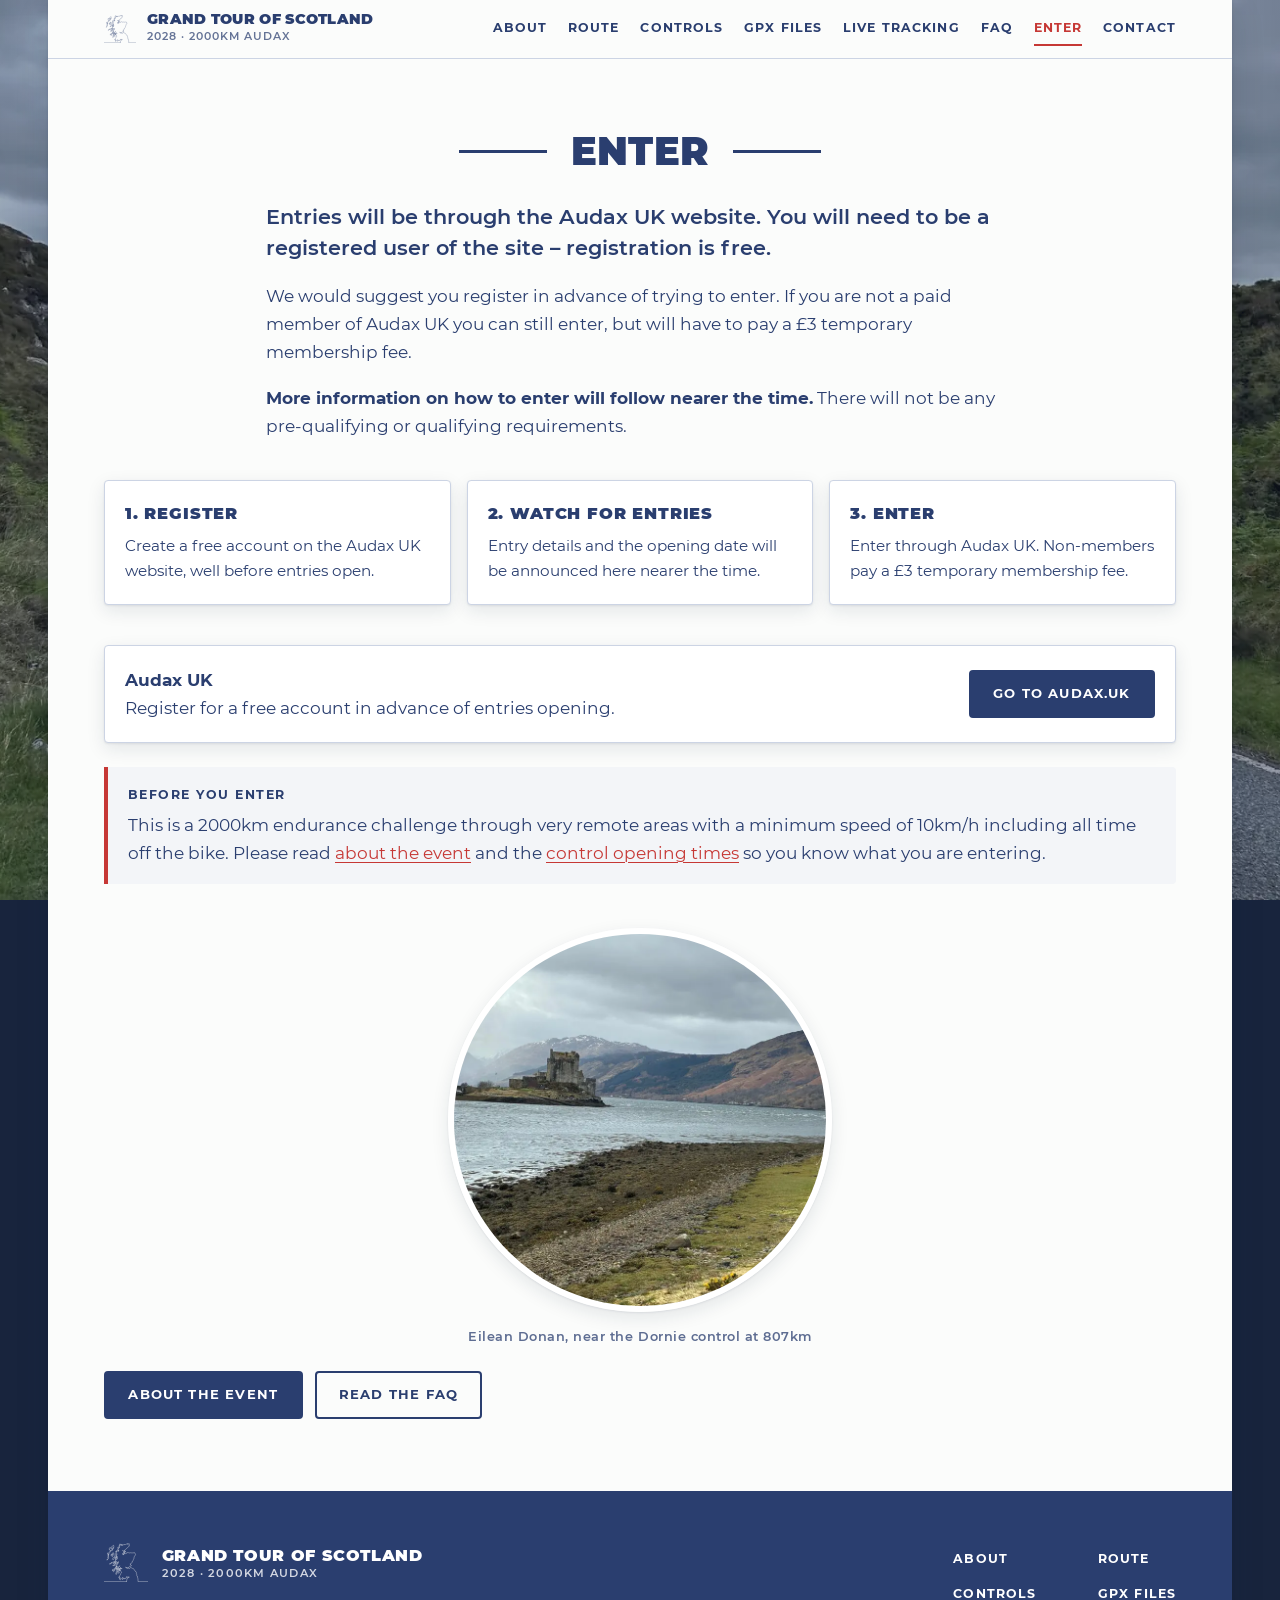
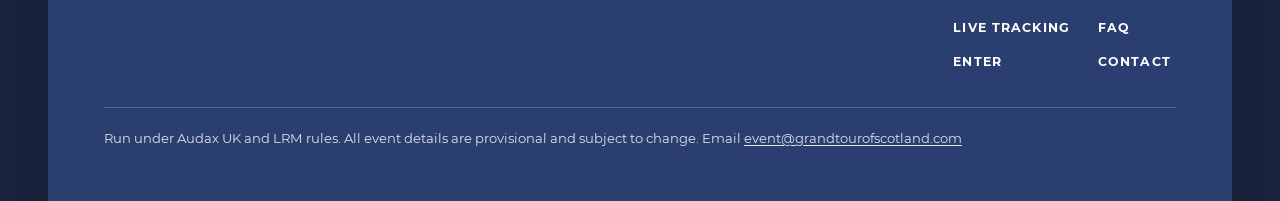
<file: enter.html>
<!DOCTYPE html>
<html lang="en-GB" class="no-js">
<head>
<meta charset="utf-8">
<meta name="viewport" content="width=device-width, initial-scale=1">
<title>Enter &mdash; Grand Tour of Scotland 2028</title>
<meta name="description" content="How to enter the Grand Tour of Scotland 2028. Entries will be through the Audax UK website. Registration is free and there are no qualifying requirements.">
<meta name="theme-color" content="#2a3e6f">
<link rel="canonical" href="https://grandtourofscotland.com/enter.html">
<meta property="og:type" content="article">
<meta property="og:site_name" content="Grand Tour of Scotland">
<meta property="og:title" content="Enter — Grand Tour of Scotland 2028">
<meta property="og:description" content="Entries will be through the Audax UK website. No qualifying rides required.">
<meta property="og:url" content="https://grandtourofscotland.com/enter.html">
<meta property="og:image" content="https://grandtourofscotland.com/assets/img/social-share.jpg">
<meta name="twitter:card" content="summary_large_image">
<link rel="icon" href="favicon.svg" type="image/svg+xml">
<link rel="apple-touch-icon" href="apple-touch-icon.png">
<link rel="preload" href="assets/fonts/montserrat-900.woff2" as="font" type="font/woff2" crossorigin>
<link rel="preload" href="assets/fonts/montserrat-400.woff2" as="font" type="font/woff2" crossorigin>
<link rel="stylesheet" href="assets/css/site.css">
<script>document.documentElement.classList.remove("no-js");</script>
</head>
<body class="bg-hero">
<a class="skip-link" href="#main">Skip to content</a>

<div class="sheet">
  <header class="site-header">
    <div class="container site-header__bar">
      <a class="brand" href="index.html">
        <span class="brand__map" aria-hidden="true"></span>
        <span>
          <span class="brand__name">Grand Tour of Scotland</span>
          <span class="brand__meta">2028 &middot; 2000km Audax</span>
        </span>
      </a>
      <button class="nav-toggle" type="button" aria-expanded="false" aria-controls="site-nav" aria-label="Menu">
        <span class="nav-toggle__bars" aria-hidden="true"></span>
        <span class="nav-toggle__label">Menu</span>
      </button>
      <nav class="site-nav" id="site-nav" aria-label="Main">
        <ul>
          <li><a href="about.html">About</a></li>
          <li><a href="route.html">Route</a></li>
          <li><a href="controls.html">Controls</a></li>
          <li><a href="gpx.html">GPX files</a></li>
          <li><a href="tracking.html">Live tracking</a></li>
          <li><a href="faq.html">FAQ</a></li>
          <li><a href="enter.html" aria-current="page">Enter</a></li>
          <li><a href="contact.html">Contact</a></li>
        </ul>
      </nav>
    </div>
  </header>

  <main id="main">
    <article class="section container">
      <h1 class="section-title">Enter</h1>

      <div class="prose center">
        <p class="lede">Entries will be through the Audax UK website. You will need to be a registered user of the
          site &ndash; registration is free.</p>

        <p>We would suggest you register in advance of trying to enter. If you are not a paid member of Audax UK you
          can still enter, but will have to pay a &pound;3 temporary membership fee.</p>

        <p><strong>More information on how to enter will follow nearer the time.</strong> There will not be any
          pre-qualifying or qualifying requirements.</p>
      </div>

      <ul class="cards mt-section">
        <li>
          <div class="card">
            <span class="card__title">1. Register</span>
            <p>Create a free account on the Audax UK website, well before entries open.</p>
          </div>
        </li>
        <li>
          <div class="card">
            <span class="card__title">2. Watch for entries</span>
            <p>Entry details and the opening date will be announced here nearer the time.</p>
          </div>
        </li>
        <li>
          <div class="card">
            <span class="card__title">3. Enter</span>
            <p>Enter through Audax UK. Non-members pay a &pound;3 temporary membership fee.</p>
          </div>
        </li>
      </ul>

      <div class="link-panel mt-section">
        <p><strong>Audax UK</strong><br>
          Register for a free account in advance of entries opening.</p>
        <a class="btn" href="https://www.audax.uk/event-details?id=14142" rel="noopener">Go to audax.uk</a>
      </div>

      <div class="callout mt-block">
        <p class="callout__title">Before you enter</p>
        <p>This is a 2000km endurance challenge through very remote areas with a minimum speed of 10km/h including all
          time off the bike. Please read <a href="about.html">about the event</a> and the
          <a href="controls.html">control opening times</a> so you know what you are entering.</p>
      </div>

      <figure class="photo-round">
        <img src="assets/img/photo-castle.webp" width="760" height="760" loading="lazy"
             alt="Eilean Donan castle seen across the water on a grey day.">
        <figcaption>Eilean Donan, near the Dornie control at 807km</figcaption>
      </figure>

      <p class="stack-actions">
        <a class="btn" href="about.html">About the event</a>
        <a class="btn btn--outline" href="faq.html">Read the FAQ</a>
      </p>
    </article>
  </main>

  <footer class="site-footer">
    <div class="container">
      <div class="site-footer__grid">
        <div class="site-footer__brand">
          <span class="brand__map" aria-hidden="true"></span>
          <p class="site-footer__title">Grand Tour of Scotland<span>2028 &middot; 2000km Audax</span></p>
        </div>
        <nav class="footer-nav" aria-label="Footer">
          <ul>
            <li><a href="about.html">About</a></li>
            <li><a href="route.html">Route</a></li>
            <li><a href="controls.html">Controls</a></li>
            <li><a href="gpx.html">GPX files</a></li>
            <li><a href="tracking.html">Live tracking</a></li>
            <li><a href="faq.html">FAQ</a></li>
            <li><a href="enter.html">Enter</a></li>
            <li><a href="contact.html">Contact</a></li>
          </ul>
        </nav>
      </div>
      <p class="site-footer__meta">Run under Audax UK and LRM rules. All event details are provisional and subject
        to change. Email <a href="mailto:event@grandtourofscotland.com">event@grandtourofscotland.com</a></p>
    </div>
  </footer>
</div>

<script src="assets/js/site.js" defer></script>
</body>
</html>
</file>
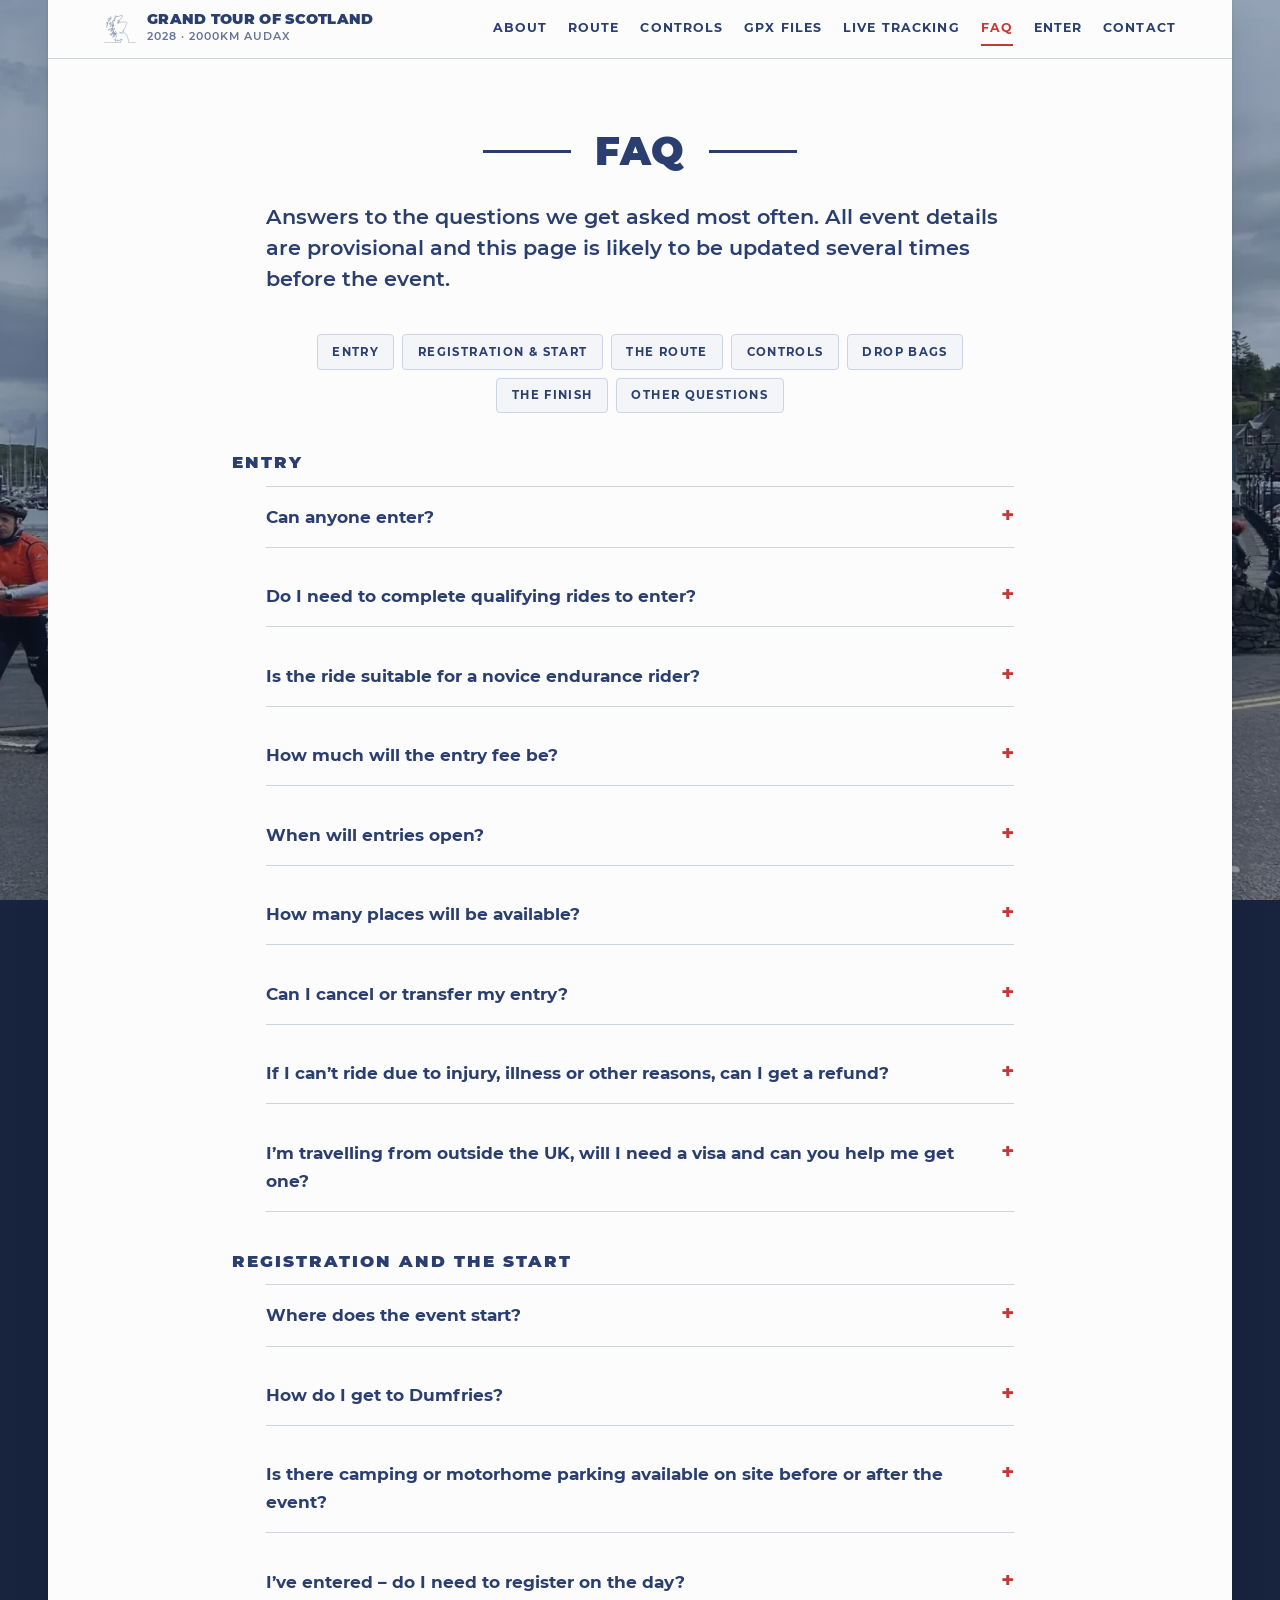
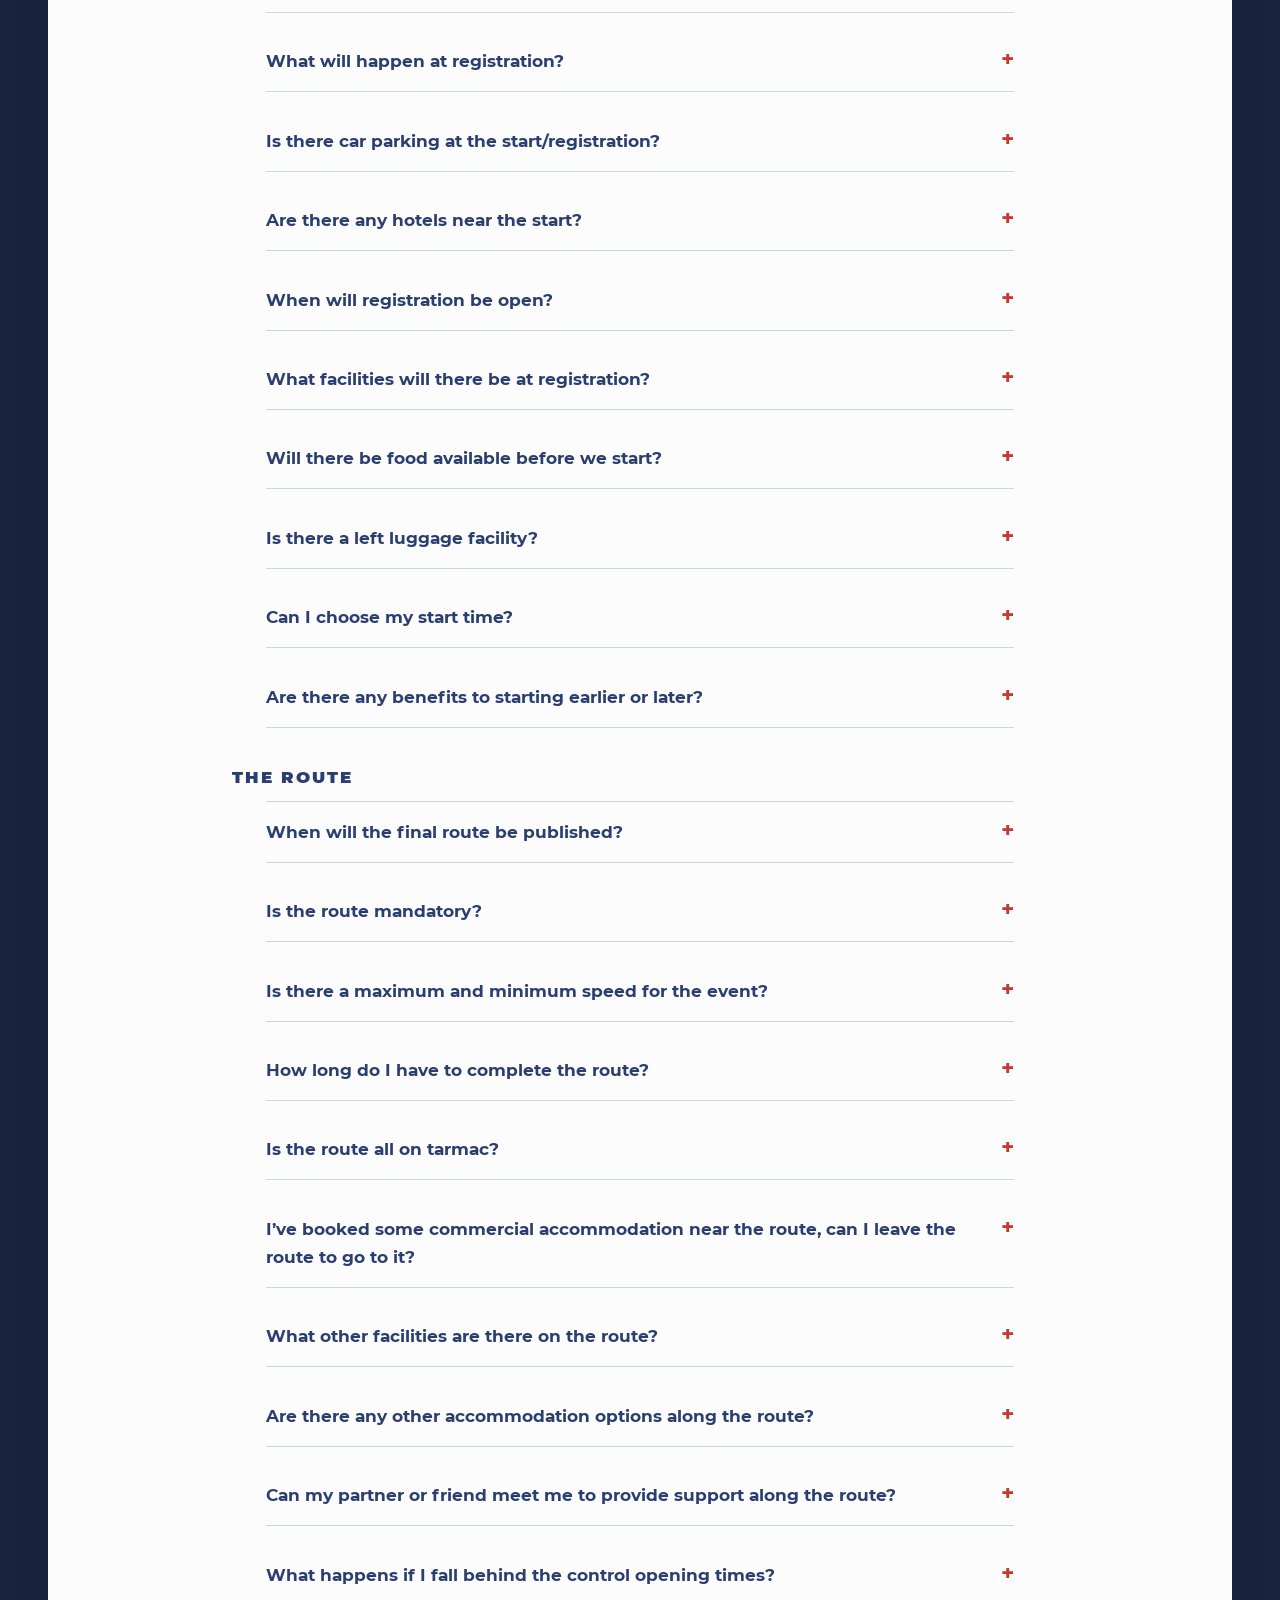
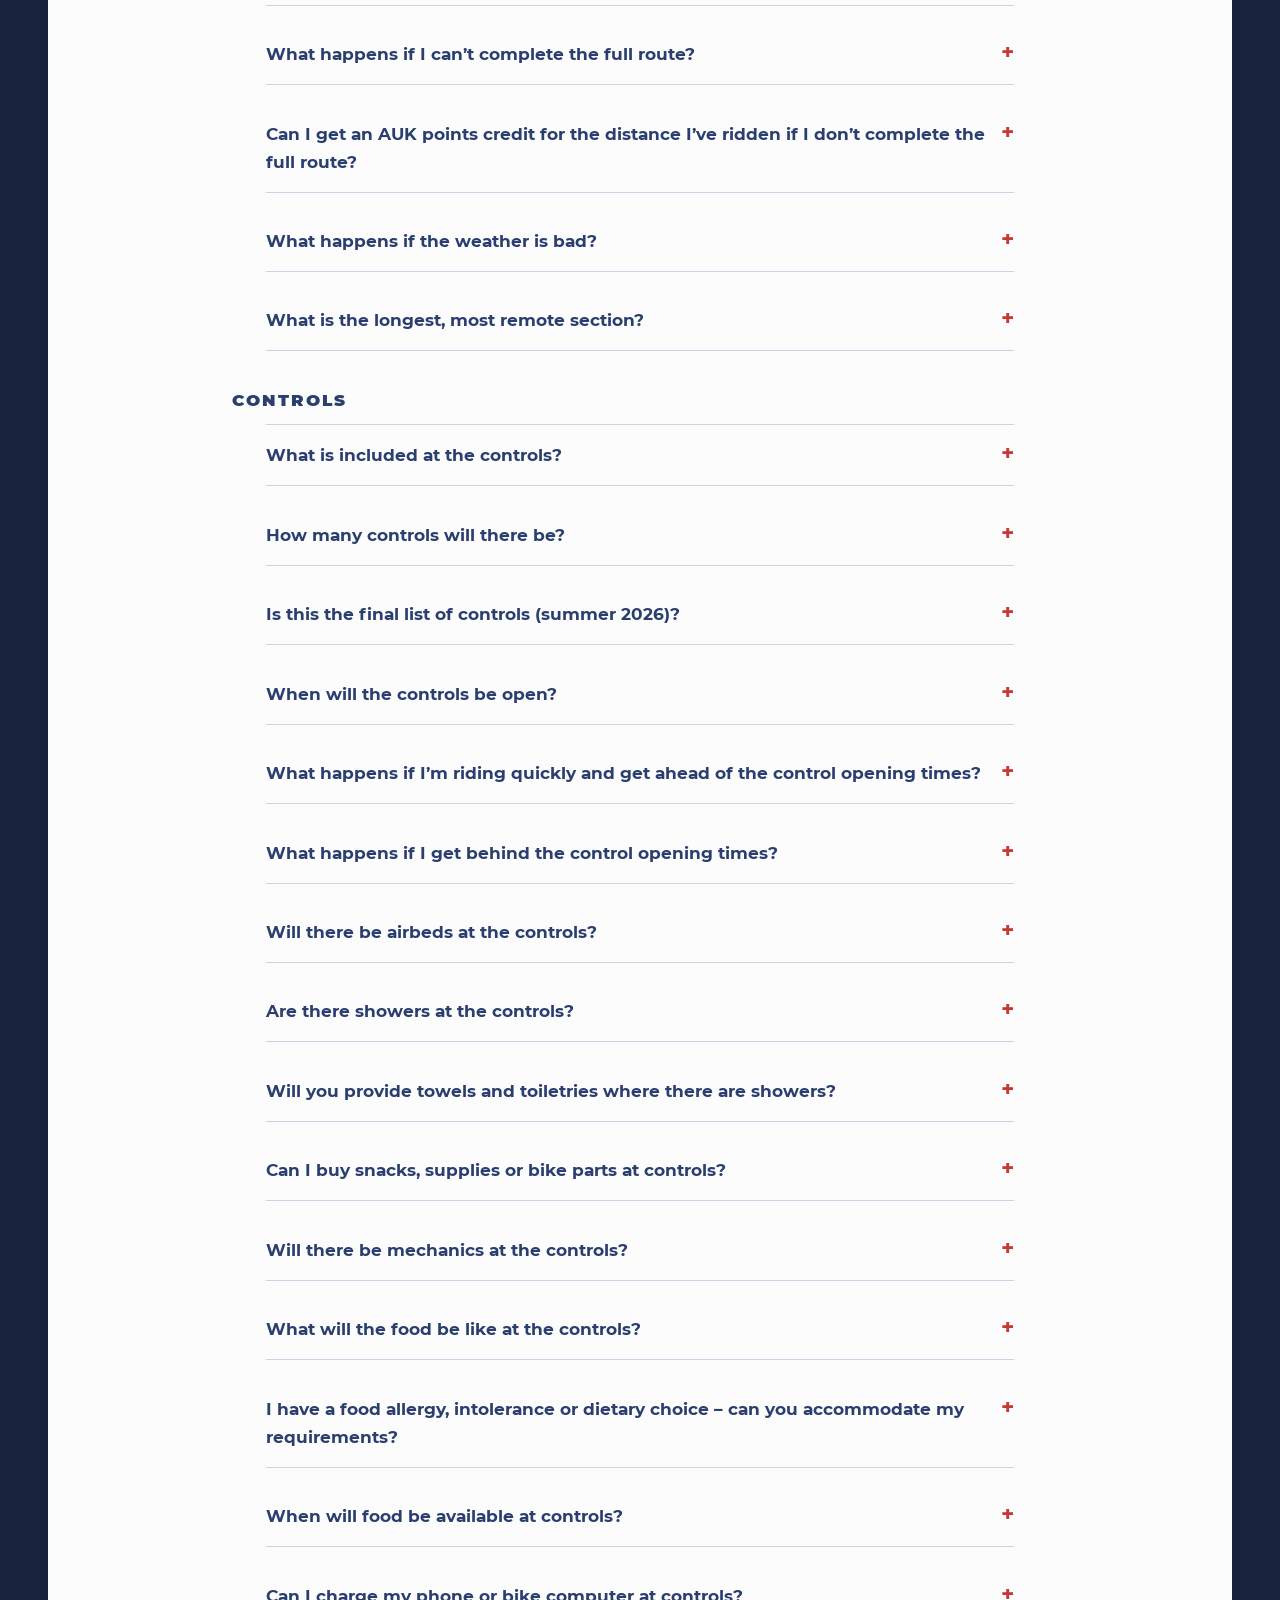
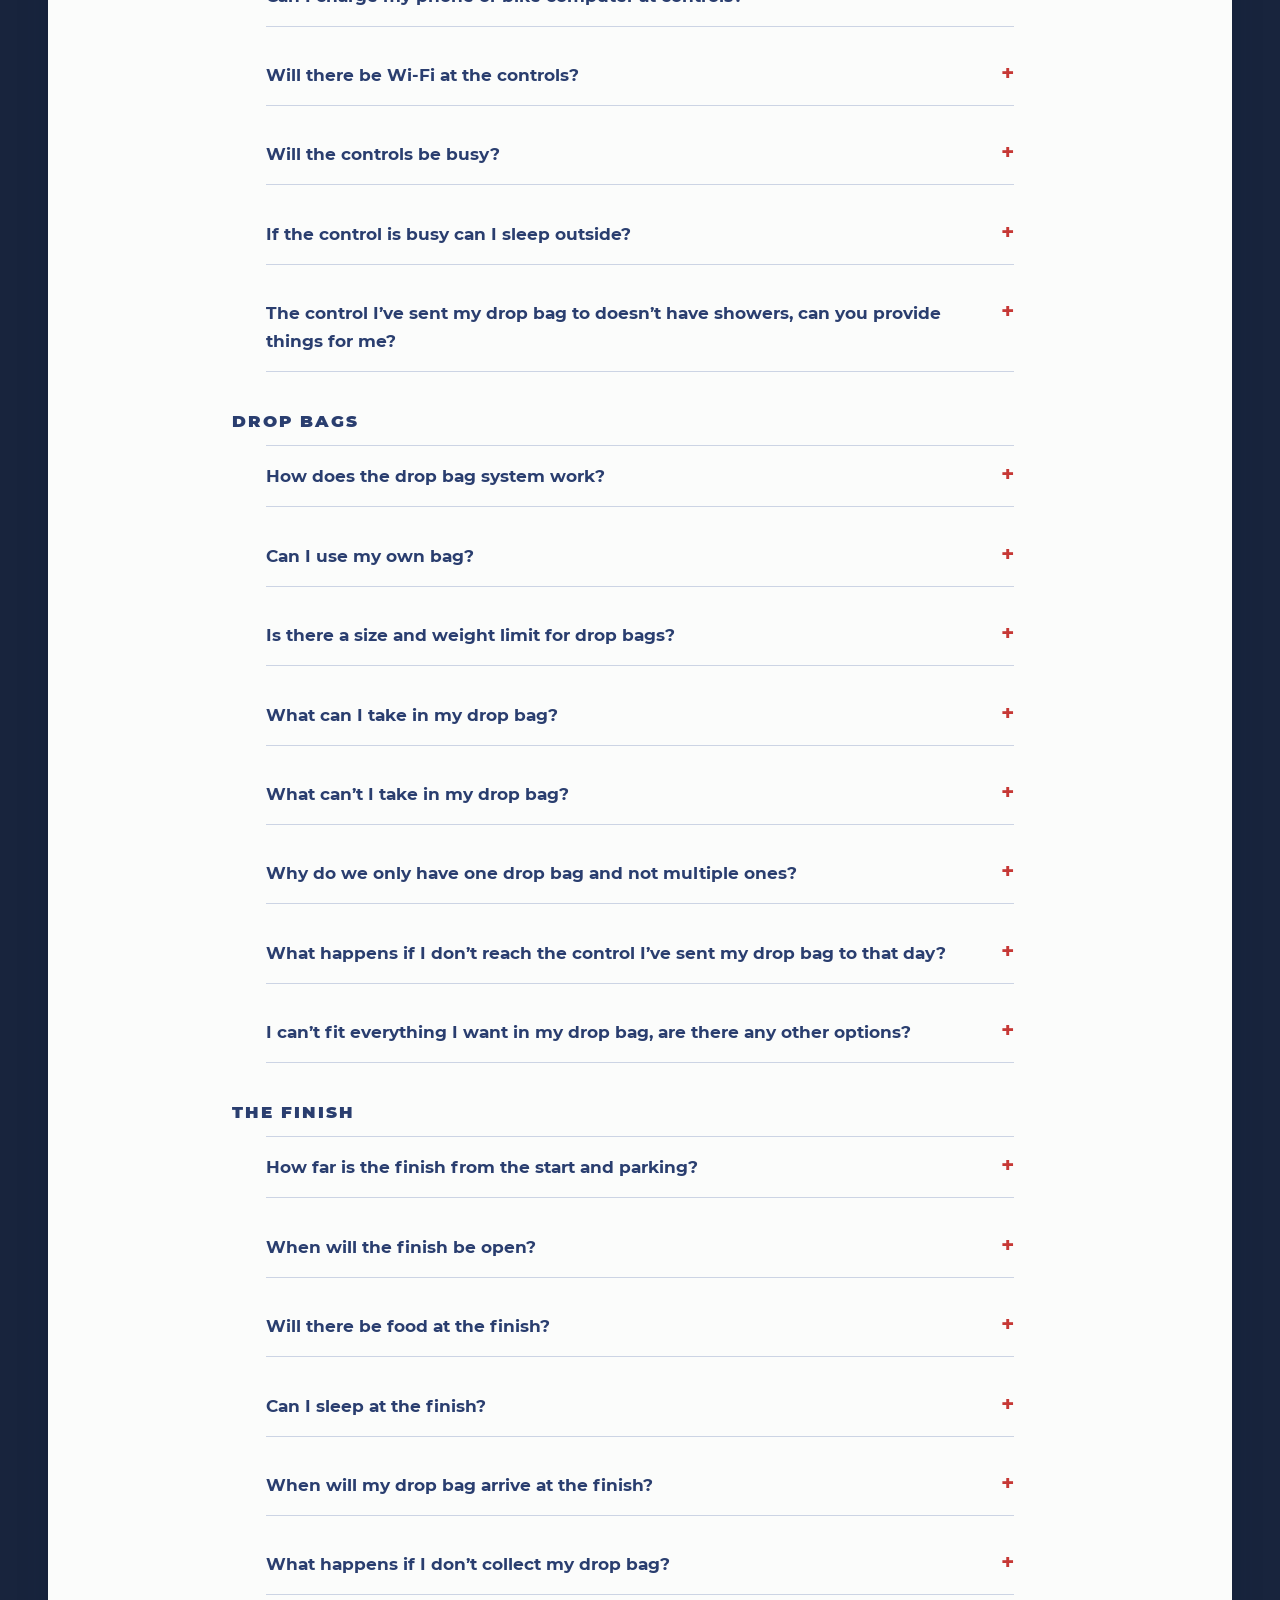
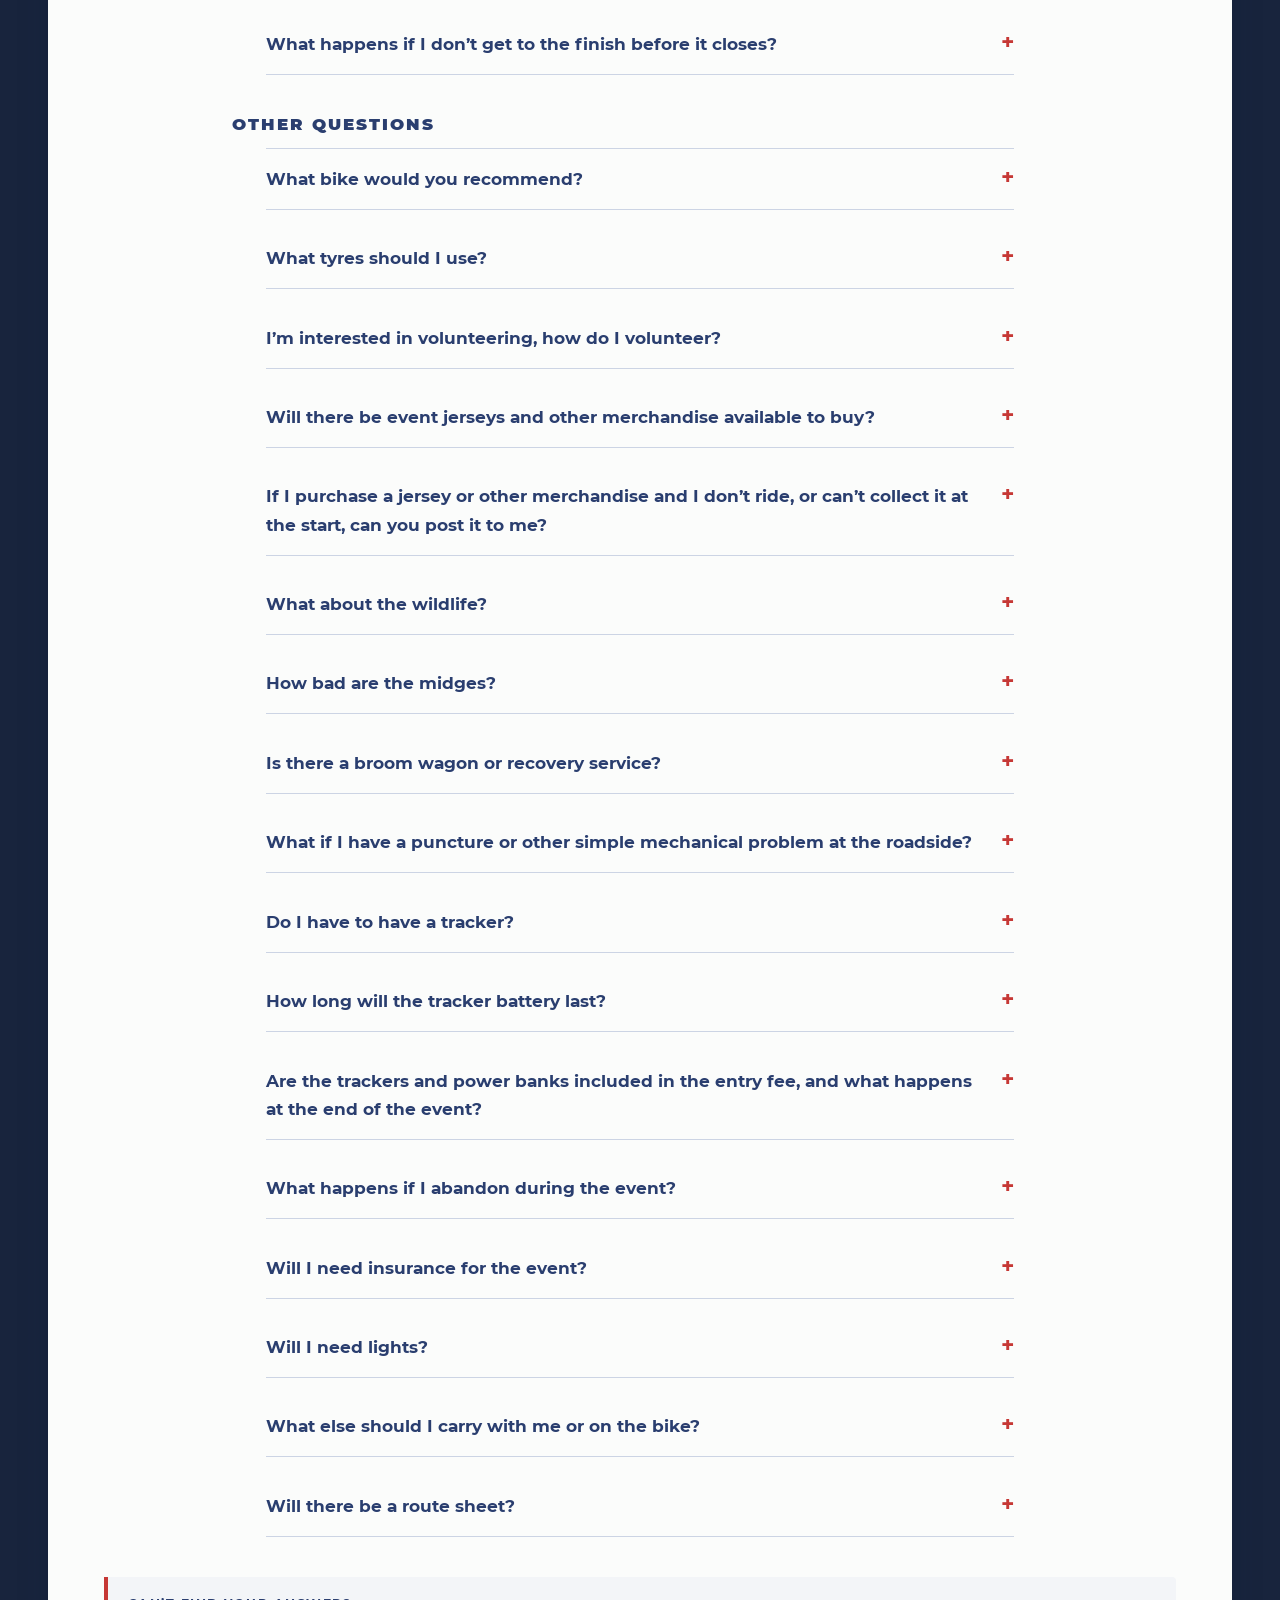
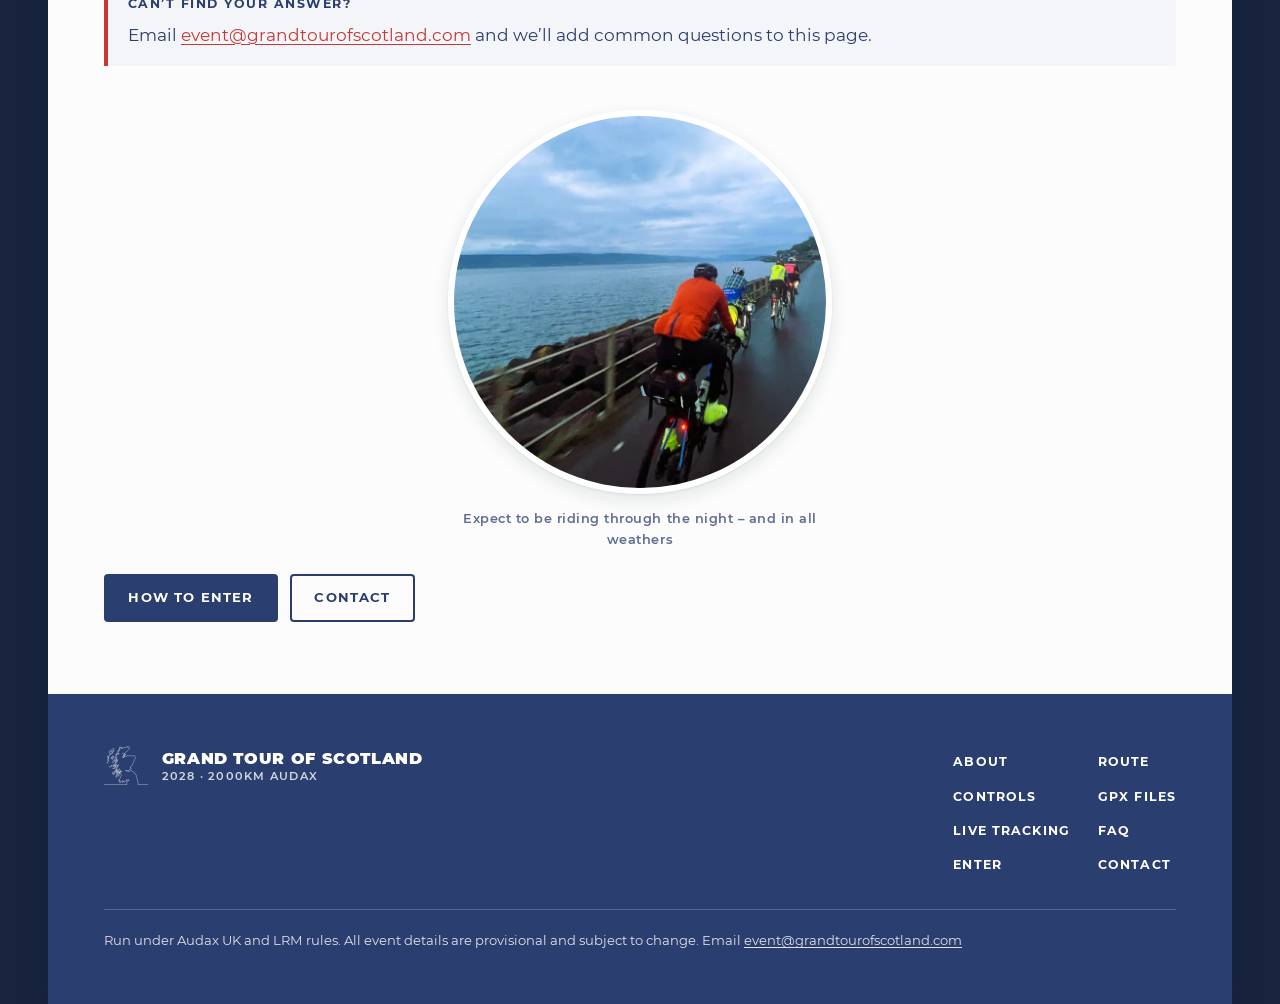
<file: faq.html>
<!DOCTYPE html>
<html lang="en-GB" class="no-js">
<head>
<meta charset="utf-8">
<meta name="viewport" content="width=device-width, initial-scale=1">
<title>FAQ &mdash; Grand Tour of Scotland 2028</title>
<meta name="description" content="Frequently asked questions about the Grand Tour of Scotland 2028: entry and fees, registration and the start, the route, controls, drop bags, the finish, trackers, insurance and kit.">
<meta name="theme-color" content="#2a3e6f">
<link rel="canonical" href="https://grandtourofscotland.com/faq.html">
<meta property="og:type" content="article">
<meta property="og:site_name" content="Grand Tour of Scotland">
<meta property="og:title" content="FAQ — Grand Tour of Scotland 2028">
<meta property="og:description" content="Entry and fees, registration and the start, the route, controls, drop bags, the finish, trackers, insurance and kit.">
<meta property="og:url" content="https://grandtourofscotland.com/faq.html">
<meta property="og:image" content="https://grandtourofscotland.com/assets/img/social-share.jpg">
<meta name="twitter:card" content="summary_large_image">
<link rel="icon" href="favicon.svg" type="image/svg+xml">
<link rel="apple-touch-icon" href="apple-touch-icon.png">
<link rel="preload" href="assets/fonts/montserrat-900.woff2" as="font" type="font/woff2" crossorigin>
<link rel="preload" href="assets/fonts/montserrat-400.woff2" as="font" type="font/woff2" crossorigin>
<link rel="stylesheet" href="assets/css/site.css">
<script>document.documentElement.classList.remove("no-js");</script>
</head>
<body class="bg-harbour">
<a class="skip-link" href="#main">Skip to content</a>

<div class="sheet">
  <header class="site-header">
    <div class="container site-header__bar">
      <a class="brand" href="index.html">
        <span class="brand__map" aria-hidden="true"></span>
        <span>
          <span class="brand__name">Grand Tour of Scotland</span>
          <span class="brand__meta">2028 &middot; 2000km Audax</span>
        </span>
      </a>
      <button class="nav-toggle" type="button" aria-expanded="false" aria-controls="site-nav" aria-label="Menu">
        <span class="nav-toggle__bars" aria-hidden="true"></span>
        <span class="nav-toggle__label">Menu</span>
      </button>
      <nav class="site-nav" id="site-nav" aria-label="Main">
        <ul>
          <li><a href="about.html">About</a></li>
          <li><a href="route.html">Route</a></li>
          <li><a href="controls.html">Controls</a></li>
          <li><a href="gpx.html">GPX files</a></li>
          <li><a href="tracking.html">Live tracking</a></li>
          <li><a href="faq.html" aria-current="page">FAQ</a></li>
          <li><a href="enter.html">Enter</a></li>
          <li><a href="contact.html">Contact</a></li>
        </ul>
      </nav>
    </div>
  </header>

  <main id="main">
    <article class="section container">
      <h1 class="section-title">FAQ</h1>

      <div class="prose center">
        <p class="lede">Answers to the questions we get asked most often. All event details are provisional and this
          page is likely to be updated several times before the event.</p>
      </div>

      <nav class="mt-section" aria-label="FAQ sections">
        <ul class="faq-nav">
          <li><a href="#entry">Entry</a></li>
          <li><a href="#registration">Registration &amp; start</a></li>
          <li><a href="#route">The route</a></li>
          <li><a href="#controls">Controls</a></li>
          <li><a href="#drop-bags">Drop bags</a></li>
          <li><a href="#finish">The finish</a></li>
          <li><a href="#other">Other questions</a></li>
        </ul>
      </nav>

      <h2 class="faq-group" id="entry">Entry</h2>
      <div class="faq prose center">
        <details>
          <summary>Can anyone enter?</summary>
          <p>Yes, entries will be through the <a href="https://www.audax.uk/event-details?id=14142" rel="noopener">Audax UK website</a>. You need to be a registered user of the site to enter.
            Registration is free; if you&rsquo;re not already registered we advise you to do this in advance. If
            you&rsquo;re not a paid AUK member then there may be a &pound;3 temporary membership fee to pay when you
            enter the event.</p>
        </details>

        <details>
          <summary>Do I need to complete qualifying rides to enter?</summary>
          <p>No, there will be no pre-qualifying or qualifying rides required.</p>
        </details>

        <details>
          <summary>Is the ride suitable for a novice endurance rider?</summary>
          <p>Generally we&rsquo;d say you should have some experience of self-supported (Audax) type rides over two or
            more days before entering. If you haven&rsquo;t ridden multiday events before then consider entering some
            shorter multiday or overnight events before riding this &ndash; you will learn a lot. Even if you
            don&rsquo;t finish them it&rsquo;s about what you will learn, there&rsquo;s always something.</p>
        </details>

        <details>
          <summary>How much will the entry fee be?</summary>
          <p>At present we&rsquo;re estimating the entry fee will be &pound;750 (June 2026). This could change subject
            to various factors, but hopefully not by much. We expect to be able to confirm the entry fee in late
            2027.</p>
        </details>

        <details>
          <summary>When will entries open?</summary>
          <p>We&rsquo;re currently planning on a date in late 2027; further details of when will be announced in due
            course.</p>
        </details>

        <details>
          <summary>How many places will be available?</summary>
          <p>We&rsquo;re currently planning on about 150&ndash;180. The main limiting factor is capacity on the first
            three days; after that we expect the field to start spreading out quite a bit.</p>
        </details>

        <details>
          <summary>Can I cancel or transfer my entry?</summary>
          <p>Entries to Audax UK are not refundable or transferable &ndash; see
            <a href="https://www.audax.uk/policies/entry-fees/" rel="noopener">Audax UK entry fees</a> &ndash; but we
            recognise that this is an expensive event to enter, and whilst we need to make sure the event is
            financially viable we want to be fair to the riders. Therefore we will offer a conditional goodwill
            partial refund*, if and only if the following conditions apply: the event is full and we can fill your
            place from a waiting list at the full entry fee. A partial refund of &pound;600 may be made up to
            30/4/28; after this a partial refund of &pound;375 may be made up to 30/6/28 if the previous conditions
            apply. Note Audax UK terms and conditions still apply. There will be no partial refunds after 30/6/28 in
            any circumstances.</p>
          <p class="note">* Note the entry fee is a provisional estimate at this point, as are the goodwill partial
            refund dates and amounts &ndash; these will be confirmed before entries open.</p>
          <p><strong>You should only enter the event if you intend to ride it and expect to be fit enough and
            prepared to participate.</strong></p>
        </details>

        <details>
          <summary>If I can&rsquo;t ride due to injury, illness or other reasons, can I get a refund?</summary>
          <p>See the FAQ above &ndash; Audax UK entry fees are not refundable or transferable. You may wish to consider
            arranging your own travel or other insurance to cover your plans. You will have to do this independently
            of the event.</p>
        </details>

        <details>
          <summary>I&rsquo;m travelling from outside the UK, will I need a visa and can you help me get one?</summary>
          <p>See the <a href="https://www.gov.uk/uk-border-control" rel="noopener">Gov.uk website</a>. Sorry, we
            can&rsquo;t help with visa applications if needed.</p>
        </details>
      </div>

      <h2 class="faq-group" id="registration">Registration and the start</h2>
      <div class="faq prose center">
        <details>
          <summary>Where does the event start?</summary>
          <p>At <a href="https://www.crichton.co.uk/" rel="noopener">the Crichton Trust site</a> in Dumfries.</p>
        </details>

        <details>
          <summary>How do I get to Dumfries?</summary>
          <p>Dumfries is easily accessible by road from the A75. If you are travelling by public transport there is a
            regular train service from Carlisle or Glasgow &ndash; see train operator websites for carriage of
            bikes.</p>
        </details>

        <details>
          <summary>Is there camping or motorhome parking available on site before or after the event?</summary>
          <p>No, but there are various commercial options not too far away from the start.</p>
        </details>

        <details>
          <summary>I&rsquo;ve entered &ndash; do I need to register on the day?</summary>
          <p>Yes, you will need to register on the day, which will be at the Crichton Trust site in Dumfries. You may
            be asked for photo ID as proof of identity.</p>
        </details>

        <details>
          <summary>What will happen at registration?</summary>
          <p>You&rsquo;ll need to register and collect your brevet card and other event items. This will include a
            tracker, power bank, drop bag, labels, ferry ticket and anything else we think you may need &ndash; see
            final information nearer the time. You&rsquo;ll also be able to collect any merchandise you&rsquo;ve
            purchased. We may ask to see some photo ID.</p>
          <p>There will be a registration form to sign to agree to various terms and conditions; we&rsquo;ll send a
            draft of this out before the event for information. It will also include that you will return the hired
            tracker and power bank, or agree to reimburse us for the cost if you fail to do so. You will have already
            agreed to many of the Ts and Cs when you registered on the Audax UK website and entered.</p>
        </details>

        <details>
          <summary>Is there car parking at the start/registration?</summary>
          <p>We are hoping to arrange free car parking very near to the registration and start area.</p>
        </details>

        <details>
          <summary>Are there any hotels near the start?</summary>
          <p>There is a Holiday Inn adjacent to the start, and there are lots of independent hotels and B&amp;Bs in
            Dumfries. There are also a Premier Inn and a Travelodge on the eastern edge of Dumfries.</p>
        </details>

        <details>
          <summary>When will registration be open?</summary>
          <p>From 11am to 8pm on Monday 31 July. It will be adjacent to the start area.</p>
        </details>

        <details>
          <summary>What facilities will there be at registration?</summary>
          <p>There will be a caf&eacute; adjacent to registration where you can buy food and drinks, and there is lots
            of inside and outside space. There are toilets and also showers in the building.</p>
        </details>

        <details>
          <summary>Will there be food available before we start?</summary>
          <p>There is a caf&eacute; adjacent to registration where you can buy food and drinks. The caf&eacute; closes
            at 4pm. We will provide something to eat before you start, probably from about 4.30pm&ndash;8pm, times to
            be confirmed; the pre-start meal will be included in your entry fee. Any food and drinks you buy from the
            caf&eacute; during the day you will have to pay for.</p>
        </details>

        <details>
          <summary>Is there a left luggage facility?</summary>
          <p>We will have somewhere to leave left luggage, which will be transported to the finish for the end of the
            event. This will be at your own risk and neither the event nor any of the premises take any responsibility
            for your property. Do not leave any valuable property in your left luggage, and please make sure it is
            clearly labelled. See final information.</p>
        </details>

        <details>
          <summary>Can I choose my start time?</summary>
          <p>Yes and no &ndash; this will be allocated. We&rsquo;ll probably start riders in 15 minute blocks and
            we&rsquo;ll aim to give you a few choices of start time, but we can&rsquo;t guarantee you&rsquo;ll get what
            you ask for. More information nearer the time.</p>
        </details>

        <details>
          <summary>Are there any benefits to starting earlier or later?</summary>
          <p>Generally we&rsquo;d suggest slower riders start earlier and faster riders start a bit later. The first
            ferries at Gourock aren&rsquo;t expected to be until 6.30am the following morning. If you want to try and
            get a bit of sleep on the first night then faster riders could consider starting earlier; if you want a bit
            of luxury there are hotels in Ayr (133km) or Greenock, a short distance before the first ferry (about
            210km), with 24hr check in. The controls on the first night are not intended to provide sleeping
            facilities, and there will be no drop bags to controls on the first night.</p>
        </details>
      </div>

      <h2 class="faq-group" id="route">The route</h2>
      <div class="faq prose center">
        <details>
          <summary>When will the final route be published?</summary>
          <p>The draft route is available now &ndash; see
            <a href="https://ridewithgps.com/routes/54428229" rel="noopener">2028 (DRAFT) Grand Tour of Scotland 2000km
            on Ride with GPS</a>. The final route will be published in sections nearer the event. It is unlikely there
            will be significant changes to the route; for most of the route there is only one option.</p>
        </details>

        <details>
          <summary>Is the route mandatory?</summary>
          <p>Yes, but there may be a section where we give you an option.</p>
        </details>

        <details>
          <summary>Is there a maximum and minimum speed for the event?</summary>
          <p>Yes, the overall maximum speed is set at 25kph and the minimum at 10kph, although we expect most riders to
            get ahead of the maximum on the first night, and the control opening and closing times particularly will
            encourage riders to make progress on the first two to three days.</p>
        </details>

        <details>
          <summary>How long do I have to complete the route?</summary>
          <p>The minimum speed will be 10kph, so you will have roughly 203 hours.</p>
        </details>

        <details>
          <summary>Is the route all on tarmac?</summary>
          <p>Most of it. There is a 15km section which avoids the A82 north of Fort William, which is a very busy
            section of road during the day. This 36km section is a mixture of very good smooth tarmac on quiet roads,
            some reasonable tarmac and some sections along forest roads. The off-road section is rideable on a road
            bike with reasonable care.</p>
          <p>For anyone intending to do this section at night there will be an alternative via the A82, which is a
            similar distance. The off-road route is much more pleasant than the busy A82 during the day, but at night
            the main A82 will be a better option for most people. More information in final details.</p>
          <p>There are cycle path sections on other parts of the route, and these are generally good cycle paths.</p>
        </details>

        <details>
          <summary>I&rsquo;ve booked some commercial accommodation near the route, can I leave the route to go to
            it?</summary>
          <p>Yes, but you should return to rejoin the route at the place where you left it.</p>
        </details>

        <details>
          <summary>What other facilities are there on the route?</summary>
          <p>In towns and villages you will usually find a shop, and sometimes cafes or other places that do food.
            Shops and cafes often have very limited opening hours and may be busy. Shops in smaller places may not have
            a lot of choice, particularly if 100+ hungry cyclists have descended upon them.</p>
        </details>

        <details>
          <summary>Are there any other accommodation options along the route?</summary>
          <p>Yes, you&rsquo;re free to stay at any other accommodation &ndash; you may prefer a night or two somewhere
            with a comfortable bed and a bath or shower. Obviously you&rsquo;ll have to book these yourself, and if you
            leave the route you should return to it at the same place.</p>
          <p>There are smaller B&amp;Bs along the route, but accommodation may be limited and expensive in peak season
            and reception times may be limited &ndash; check in advance! There are also some hostels on or near the
            route, some operated by Hostelling Scotland and some independent ones. You will also find some motel type
            accommodation in some of the larger towns such as Ayr, Oban, Fort William, Inverness, Elgin and Perth, and
            other places near the central belt. If you do book, we&rsquo;d always advise you book the fully cancellable
            option &ndash; it often only costs a little bit more and you never know what will happen!</p>
        </details>

        <details>
          <summary>Can my partner or friend meet me to provide support along the route?</summary>
          <p>Strictly not. Sorry, but the route is mainly on small quiet roads which are not suitable for extra
            traffic. There will be strict and severe penalties for anyone receiving external support from anyone who
            has driven along the route to provide this.</p>
        </details>

        <details>
          <summary>What happens if I fall behind the control opening times?</summary>
          <p>You can keep going and try to make the time up, but there may be no event support or facilities.
            Alternatively there are quite a few sections of the route where you can miss part of the route out. If you
            do miss sections then you can easily get back to a schedule where the controls will be open. You will of
            course be a DNF, but you&rsquo;re welcome to keep using the controls and ride back through the event
            controls if they are open.</p>
        </details>

        <details>
          <summary>What happens if I can&rsquo;t complete the full route?</summary>
          <p>As above, unfortunately you will be a DNF, but you can continue along the route or sections of it and ride
            back. Alternatively you can make your own way back by public transport or other means, but we won&rsquo;t
            be recovering you or taking you back to the finish.</p>
        </details>

        <details>
          <summary>Can I get an AUK points credit for the distance I&rsquo;ve ridden if I don&rsquo;t complete the full
            route?</summary>
          <p>No, you have to complete the full route.</p>
        </details>

        <details>
          <summary>What happens if the weather is bad?</summary>
          <p>It&rsquo;s Scotland in summer &ndash; there will be weather, and we&rsquo;re confident it won&rsquo;t be a
            tailwind and sunshine all the way round. You could easily experience all four seasons during the event.
            Hopefully you&rsquo;ve packed enough kit! If the weather is really severe then we may consider suspending
            the event and holding riders at controls until the weather improves; if we do so then it&rsquo;s likely
            there will be an extra time allowance.</p>
        </details>

        <details>
          <summary>What is the longest, most remote section?</summary>
          <p>Between Strath Halladale (1257km) and Rosehall (1373km), through the &lsquo;Flow Country&rsquo; in
            Sutherland. It is extremely remote and can be very exposed in bad weather; it can also be very beautiful
            with very little traffic. The only real place with any facilities is Lairg, almost 100km from Strath
            Halladale.</p>
        </details>
      </div>

      <h2 class="faq-group" id="controls">Controls</h2>
      <div class="faq prose center">
        <details>
          <summary>What is included at the controls?</summary>
          <p>A few of the controls will be food only or light snacks &ndash; see the
            <a href="controls.html">controls list</a>. At most of the event controls there will be food and somewhere
            to rest, depending on demand and rider flow. It&rsquo;s possible some of the controls could be very busy at
            times, but we&rsquo;ll try to manage that as best we can and let you know where we think will be busy.</p>
        </details>

        <details>
          <summary>How many controls will there be?</summary>
          <p>We&rsquo;re currently planning about 25 event controls where there will be food and, at most of them after
            the first night, somewhere to rest. Subject to entry numbers we may increase that.</p>
        </details>

        <details>
          <summary>Is this the final list of controls (summer 2026)?</summary>
          <p>No. Subject to the number of entries and the position in spring 2028 we will review this, and we may add
            some additional facilities subject to the number of riders and other factors. It&rsquo;s very unlikely
            there will be fewer controls.</p>
        </details>

        <details>
          <summary>When will the controls be open?</summary>
          <p>To keep the cost reasonable and the logistics manageable the controls will have limited opening times.
            These should work for most riders unless you intend to ride very quickly round with very little sleep; if
            so, this is not the event for you &ndash; there are plenty of other events more suited to this. See the
            <a href="controls.html">provisional control opening schedule</a>.</p>
          <p>Once a control is open it will stay open, day and night, until either the closing time or when the last
            rider gets there, whichever is sooner. Controls will not be kept open for riders who have abandoned or
            taken a short cut after falling behind.</p>
        </details>

        <details>
          <summary>What happens if I&rsquo;m riding quickly and get ahead of the control opening times?</summary>
          <p>Well, that&rsquo;s up to you &ndash; the event isn&rsquo;t designed for people treating it as a race. You
            can either crack on, and then you&rsquo;re on your own, or slow down, enjoy the views, perhaps a caf&eacute;
            stop or a visit to a local tourist attraction, or just relax and take it easy.</p>
        </details>

        <details>
          <summary>What happens if I get behind the control opening times?</summary>
          <p>If the controls are closed when you get there you will have to obtain your own proof of passage; this will
            be explained in the final event information. Obviously there will be no food available or anywhere for you
            to rest, and if your drop bag was there we will have taken it somewhere else. If you think you can get
            yourself back on a schedule to finish in time then you can continue; if not, you may have to reassess your
            options and consider cutting out a section of the route.</p>
        </details>

        <details>
          <summary>Will there be airbeds at the controls?</summary>
          <p>No, but see the section on drop bags. We&rsquo;d strongly advise you pack a small light inflatable
            sleeping mat, possibly a small light sleeping bag, ear plugs and an eye mask or buff. If you don&rsquo;t
            then you&rsquo;ll probably get fed up quite quickly with sleeping on hard floors.</p>
        </details>

        <details>
          <summary>Are there showers at the controls?</summary>
          <p>Generally no, but some of them do have showers &ndash; they are likely to be in demand. See the
            <a href="controls.html">controls information</a>.</p>
        </details>

        <details>
          <summary>Will you provide towels and toiletries where there are showers?</summary>
          <p>No, again this would be very expensive and logistically difficult. We suggest you buy and pack a small,
            light travel towel and travel shower gel or soap.</p>
        </details>

        <details>
          <summary>Can I buy snacks, supplies or bike parts at controls?</summary>
          <p>No, we won&rsquo;t be selling food or snacks. There will be some shops along the route, and it also passes
            near some bigger towns with supermarkets at times if you want a major restock.</p>
        </details>

        <details>
          <summary>Will there be mechanics at the controls?</summary>
          <p>No, you will need to be self sufficient. There may be volunteers who can help but you can&rsquo;t rely
            upon that. We&rsquo;ll try and help if we can, but if not you may have to try and find a local bike shop
            and there aren&rsquo;t many of those. We strongly advise you to know how to carry out basic repairs to your
            bike.</p>
        </details>

        <details>
          <summary>What will the food be like at the controls?</summary>
          <p>There should be something you can eat, but the remoteness of most of the route and the complex nature of
            the event mean that the logistics of getting enough food to the controls may be very difficult at times,
            particularly when controls are really busy. We&rsquo;ll try to provide choices of decent quality food but
            there are times when this may be challenging; if so, please bear with us.</p>
          <p>We&rsquo;ll be trying our best, but trying to feed all the riders spread out over 25+ controls in very
            remote parts of Scotland will be difficult. You won&rsquo;t starve, but we&rsquo;re not promising multiple
            choices and several courses at every control. We&rsquo;ll do our best.</p>
        </details>

        <details>
          <summary>I have a food allergy, intolerance or dietary choice &ndash; can you accommodate my
            requirements?</summary>
          <p>We will do our best to provide gluten free, dairy free and vegan choices at controls, but we cannot
            guarantee what choices will be available.</p>
        </details>

        <details>
          <summary>When will food be available at controls?</summary>
          <p>We aim to have food available all the time the control is open. What you get may vary and may be subject
            to what we can get to the control and what the volunteers can provide.</p>
        </details>

        <details>
          <summary>Can I charge my phone or bike computer at controls?</summary>
          <p>No, definitely not. The small village halls will not cope with large numbers of people trying to charge
            devices. We intend to provide you with a power bank battery at the start (included in your entry fee) in a
            similar system to that used very successfully on LEL 2025. The intention is you will be able to swap this
            at controls for a charged power bank. There will be a time penalty for anyone charging devices at
            controls.</p>
        </details>

        <details>
          <summary>Will there be Wi-Fi at the controls?</summary>
          <p>Most of the controls have Wi-Fi, but if you all try and use it at the same time it probably won&rsquo;t
            cope.</p>
        </details>

        <details>
          <summary>Will the controls be busy?</summary>
          <p>The first three days are likely to be busy, then riders will naturally spread out. One of the reasons for
            trackers is so we can try and manage rider flow and demand in controls. Subject to numbers we may try and
            add additional facilities in the first two to three days.</p>
        </details>

        <details>
          <summary>If the control is busy can I sleep outside?</summary>
          <p>A lot of the controls have plenty of space outside. If you prefer, you may want to pack a bivvy bag in
            your drop bag or carry it and sleep outside. You&rsquo;ll avoid the snoring and other night-time noises,
            but you may have the midges for company &ndash; pack some spray or a net. You may also need to be aware of
            ticks and other beasties in the grass.</p>
        </details>

        <details>
          <summary>The control I&rsquo;ve sent my drop bag to doesn&rsquo;t have showers, can you provide things for
            me?</summary>
          <p>No. We suggest you carry a travel towel &ndash; these are light and don&rsquo;t take up much space
            &ndash; and some travel shower gel or soap.</p>
        </details>
      </div>

      <h2 class="faq-group" id="drop-bags">Drop bags</h2>
      <div class="faq prose center">
        <details>
          <summary>How does the drop bag system work?</summary>
          <p>At registration we will give you a drop bag. You can use this or your own &ndash; many people will choose
            to use a small lightweight &lsquo;daysac&rsquo; type rucksack. The intention is we will transport your bag
            to one event control each day. Bags will be collected in the morning from a control and taken to a control
            further along the route for that evening (usually within 150&ndash;350km), and there may be limited
            choices.</p>
          <p>For example, if you have spent the night at Dornie (800km) then you would be able to have your bag taken
            to Poolewe (942km), Braemore (1008km), Lochinver (1071km) or Durness (1156km). We won&rsquo;t be taking it
            to a control that isn&rsquo;t open &ndash; for example Strath Halladale (1252km) may not be open.
            We&rsquo;ll publish a provisional list of control opening and closing times in due course.</p>
        </details>

        <details>
          <summary>Can I use my own bag?</summary>
          <p>Yes. You can use the event drop bag, but they will all look the same, or you may prefer to use your own
            bag &ndash; this may be lighter and have more capacity. There is a good range of &lsquo;daysac&rsquo; type
            bags available at most outdoor shops at quite a reasonable price, and they may be a better option for
            you.</p>
        </details>

        <details>
          <summary>Is there a size and weight limit for drop bags?</summary>
          <p>Yes, provisionally a 5kg total weight limit &ndash; they will be weighed when you hand them in &ndash;
            with a maximum size of 30cm in diameter and 40cm long or tall. If they are bigger than this we will NOT
            take them.</p>
        </details>

        <details>
          <summary>What can I take in my drop bag?</summary>
          <p>That&rsquo;s up to you. See the &lsquo;what you can&rsquo;t take&rsquo; question, but we&rsquo;d advise
            essentials are a sleeping mat, ear plugs, eye mask, possibly an inflatable pillow, and possibly a
            lightweight sleeping bag or liner. Spare shorts, socks and possibly other clothing including base layers,
            spare inner tubes, a spare tyre and other spare parts if needed. The weight limit will be tight for most
            people &ndash; you will have to pack efficiently and lightly. We suspect there will be some discussion
            about this nearer the time.</p>
        </details>

        <details>
          <summary>What can&rsquo;t I take in my drop bag?</summary>
          <p>No liquids, grease, glass, or anything sharp or breakable. We suggest you carry a small bottle of oil with
            you on the bike. If you need spare batteries, either carry them with you or make sure they are in a hard
            container. Note you will get a power bank to use during the event at registration, which you can use to
            charge devices.</p>
        </details>

        <details>
          <summary>Why do we only have one drop bag and not multiple ones?</summary>
          <p>The logistics and cost of multiple drop bags make it very impractical. It would also mean you would need
            multiple numbers of each item for a drop bag. This way it means you should get access to your bag once a
            day, if you plan it sensibly.</p>
        </details>

        <details>
          <summary>What happens if I don&rsquo;t reach the control I&rsquo;ve sent my drop bag to that day?</summary>
          <p>Sorry, but it&rsquo;s very unlikely we&rsquo;ll be in a position to start moving bags to different
            locations on an evening or during the night. Be realistic about your daily target.</p>
        </details>

        <details>
          <summary>I can&rsquo;t fit everything I want in my drop bag, are there any other options?</summary>
          <p>The Post Office may offer a &lsquo;Poste Restante&rsquo; system &ndash; have a look on the internet. Not
            all branches will offer this and some, particularly in rural areas, may have very limited opening hours;
            branches in bigger towns or cities may have more options.</p>
          <p>InPost also offer a service where you can send a parcel to a locker to be collected by someone &ndash;
            this could obviously be yourself &ndash; see their website.</p>
          <p>If you are booking external accommodation, for example at a B&amp;B, you may be able to negotiate sending
            a parcel in advance. You can always send stuff home by parcel from a Post Office or a parcel company.</p>
          <p>You will have to arrange any of these yourself and obviously at your own risk.</p>
        </details>
      </div>

      <h2 class="faq-group" id="finish">The finish</h2>
      <div class="faq prose center">
        <details>
          <summary>How far is the finish from the start and parking?</summary>
          <p>About 7km &ndash; an &lsquo;easy&rsquo;, relatively flat and gentle ride back to the car parking or start,
            and only a little bit further to the centre of Dumfries.</p>
        </details>

        <details>
          <summary>When will the finish be open?</summary>
          <p>Provisionally from the evening of Saturday 5 August until the afternoon of Wednesday 9 August.</p>
        </details>

        <details>
          <summary>Will there be food at the finish?</summary>
          <p>Yes. As with the other controls it may be limited, depending on time of day and demand.</p>
        </details>

        <details>
          <summary>Can I sleep at the finish?</summary>
          <p>Yes, but it&rsquo;s just one hall &ndash; there&rsquo;s plenty of outside space though.</p>
        </details>

        <details>
          <summary>When will my drop bag arrive at the finish?</summary>
          <p>Hopefully before you get there, or if not shortly after. Note that if you DNF or shortcut the route this
            may delay your drop bag arriving back.</p>
        </details>

        <details>
          <summary>What happens if I don&rsquo;t collect my drop bag?</summary>
          <p>If you don&rsquo;t collect it from the finish then you may be able to arrange for us to post it to you at
            your own expense. Any bags uncollected, or where other arrangements have not been agreed to collect or post
            them, within two weeks will be disposed of as we see fit.</p>
        </details>

        <details>
          <summary>What happens if I don&rsquo;t get to the finish before it closes?</summary>
          <p>You will have to make alternative arrangements to return your tracker and power bank before the end of the
            event, or you will be charged for them.</p>
        </details>
      </div>

      <h2 class="faq-group" id="other">Other questions</h2>
      <div class="faq prose center">
        <details>
          <summary>What bike would you recommend?</summary>
          <p>Something you&rsquo;re used to riding and that is very comfortable for multiple long days.</p>
        </details>

        <details>
          <summary>What tyres should I use?</summary>
          <p>Most people will use road tyres; the off-road forest road section is rideable on a road bike with smooth
            tyres with care. We&rsquo;d generally advise using larger tyres, at least 28mm but ideally 32&ndash;35mm
            &ndash; they&rsquo;ll give you a bit more comfort and hopefully be a bit more robust over 2000km. The other
            &lsquo;off-road&rsquo; sections are generally all good cycle paths. We&rsquo;d strongly advise you carry a
            spare tyre, or at least have one in your drop bag.</p>
        </details>

        <details>
          <summary>I&rsquo;m interested in volunteering, how do I volunteer?</summary>
          <p>Send an email to
            <a href="mailto:volunteers@grandtourofscotland.com">volunteers@grandtourofscotland.com</a> and we&rsquo;ll
            ask for some more information from you. We&rsquo;ll be trying to use local volunteers wherever possible but
            we will need some additional help.</p>
        </details>

        <details>
          <summary>Will there be event jerseys and other merchandise available to buy?</summary>
          <p>We intend to have event jerseys available to purchase, and other merchandise such as T-shirts and mugs.
            These will be available to order on the website in due course and can be collected at registration.</p>
        </details>

        <details>
          <summary>If I purchase a jersey or other merchandise and I don&rsquo;t ride, or can&rsquo;t collect it at the
            start, can you post it to me?</summary>
          <p>We may be able to, but this will be at additional cost to yourself. If this happens, contact us nearer the
            time.</p>
        </details>

        <details>
          <summary>What about the wildlife?</summary>
          <p>Expect to see a great variety of wildlife. There&rsquo;ll be sheep and cows, often on the roads, deer and
            various birds, often some big birds of prey such as sea eagles, and of course it&rsquo;s likely there will
            be the famous Scottish midges. If you&rsquo;re rolling around in the grass you may need to watch out for
            ticks.</p>
        </details>

        <details>
          <summary>How bad are the midges?</summary>
          <p>It all depends on the weather. If it&rsquo;s damp and humid with no wind and you&rsquo;re in the wrong bit
            then they could be horrible. They don&rsquo;t like direct sun, cold or windy conditions; generally if
            you&rsquo;re moving they are fine, but you probably won&rsquo;t want to sit outside if they are bad. A
            little bit of a breeze or a warm sunny day and they&rsquo;re no problem &ndash; don&rsquo;t stop in
            sheltered shady spots.</p>
          <p>A midge head net may be a very useful addition to your kit in case you have to stop for a mechanical,
            something like this
            <a href="https://alpkit.com/products/smidge-midge-proof-headnet" rel="noopener">Smidge lightweight
            headnet</a>, available from various retailers or directly. They don&rsquo;t weigh a lot.</p>
        </details>

        <details>
          <summary>Is there a broom wagon or recovery service?</summary>
          <p>No, it&rsquo;s an Audax &ndash; you need to be self sufficient. If you&rsquo;re struggling we&rsquo;ll try
            and help if possible, but we won&rsquo;t be coming to get you. There are options where you can cut the
            route short or use public transport. You may also want to consider taking out cycle recovery insurance
            prior to the event; an internet search for &lsquo;cycle recovery insurance&rsquo; will give you options, or
            ask other riders before the event what they use.</p>
        </details>

        <details>
          <summary>What if I have a puncture or other simple mechanical problem at the roadside?</summary>
          <p>We would strongly advise that you are competent in carrying out basic repairs to your bike. If you
            aren&rsquo;t sure what to do, consider a bike maintenance course before the event &ndash; it&rsquo;s better
            to practise in good conditions rather than at 3am on a dark wet night in the middle of nowhere.</p>
        </details>

        <details>
          <summary>Do I have to have a tracker?</summary>
          <p>Yes. These are mandatory for event safety reasons and also event management. There may be a time penalty
            for anyone deliberately switching off their tracker. See <a href="tracking.html">live tracking</a>.</p>
        </details>

        <details>
          <summary>How long will the tracker battery last?</summary>
          <p>It should last the duration of the event, but you will be able to charge it from your power bank.</p>
        </details>

        <details>
          <summary>Are the trackers and power banks included in the entry fee, and what happens at the end of the
            event?</summary>
          <p>Yes, they are included in the entry fee. Trackers and power banks must be returned; if you abandon then
            you can leave them at any open control. If you fail to return them or lose them then you will be invoiced
            for the cost of them &ndash; this will be in the event Ts and Cs you agree to.</p>
        </details>

        <details>
          <summary>What happens if I abandon during the event?</summary>
          <p>Please let us know at the earliest reasonable opportunity. You will need to arrange to return your tracker
            and power bank to the finish, or you can return them to any open control. You will need to arrange to
            collect your drop bag either from the finish or from an open control.</p>
        </details>

        <details>
          <summary>Will I need insurance for the event?</summary>
          <p>The Audax UK insurance policy only provides riders with limited third party liability cover &ndash; see
            <a href="https://www.audax.uk/about-us/insurance/" rel="noopener">Audax UK insurance</a> &ndash; and note
            there is an excess for which the rider is liable. It covers legal liability only in the event of
            negligence; it does not cover deliberate acts. Audax UK cover begins when the rider starts the event and
            ceases from the point where the event closes, or from when the rider signs off on completing the ride or
            otherwise abandons or cuts short the event. Audax UK insurance does not cover riding to or from the event,
            cancellation, theft or any other risks.</p>
          <p>We would strongly advise all riders to arrange their own comprehensive insurance to cover all aspects of
            the event, including travelling to and from the event and also cancellation insurance. You may also
            consider arranging cycle recovery insurance; this is often not expensive compared to a very expensive taxi
            ride, if you can actually get a taxi!</p>
        </details>

        <details>
          <summary>Will I need lights?</summary>
          <p>You will definitely need to ride in the dark on the first night and you&rsquo;ll probably need to use them
            at other times, either due to darkness or bad weather. That being said, it&rsquo;s Scotland in early August
            and it doesn&rsquo;t get dark for long.</p>
        </details>

        <details>
          <summary>What else should I carry with me or on the bike?</summary>
          <p>That could be a very long list and everyone has different views &ndash; you can ask for suggestions on the
            Facebook group. We&rsquo;d suggest a minimum of some or all of the below. This is not an exhaustive or
            limited list, it&rsquo;s a starting point!</p>
          <ul>
            <li>Lights &ndash; front and back</li>
            <li>Capacity to carry water to the next place to refill</li>
            <li>Emergency food</li>
            <li>Toolkit including spare tubes (or tubeless repair kit)</li>
            <li>Spare clothing including waterproof jacket</li>
            <li>Midge net in case you have to stop in some places</li>
          </ul>
        </details>

        <details>
          <summary>Will there be a route sheet?</summary>
          <p>Yes, but we expect most people will be using a bike computer to navigate, and for most of the route there
            isn&rsquo;t really any choice.</p>
        </details>
      </div>

      <div class="callout mt-section">
        <p class="callout__title">Can&rsquo;t find your answer?</p>
        <p>Email <a href="mailto:event@grandtourofscotland.com">event@grandtourofscotland.com</a> and we&rsquo;ll add
          common questions to this page.</p>
      </div>

      <figure class="photo-round">
        <img src="assets/img/photo-dusk.webp" width="760" height="760" loading="lazy"
             alt="Riders on a coastal road at dusk with lights on and the sea alongside.">
        <figcaption>Expect to be riding through the night &ndash; and in all weathers</figcaption>
      </figure>

      <p class="stack-actions">
        <a class="btn" href="enter.html">How to enter</a>
        <a class="btn btn--outline" href="contact.html">Contact</a>
      </p>
    </article>
  </main>

  <footer class="site-footer">
    <div class="container">
      <div class="site-footer__grid">
        <div class="site-footer__brand">
          <span class="brand__map" aria-hidden="true"></span>
          <p class="site-footer__title">Grand Tour of Scotland<span>2028 &middot; 2000km Audax</span></p>
        </div>
        <nav class="footer-nav" aria-label="Footer">
          <ul>
            <li><a href="about.html">About</a></li>
            <li><a href="route.html">Route</a></li>
            <li><a href="controls.html">Controls</a></li>
            <li><a href="gpx.html">GPX files</a></li>
            <li><a href="tracking.html">Live tracking</a></li>
            <li><a href="faq.html">FAQ</a></li>
            <li><a href="enter.html">Enter</a></li>
            <li><a href="contact.html">Contact</a></li>
          </ul>
        </nav>
      </div>
      <p class="site-footer__meta">Run under Audax UK and LRM rules. All event details are provisional and subject
        to change. Email <a href="mailto:event@grandtourofscotland.com">event@grandtourofscotland.com</a></p>
    </div>
  </footer>
</div>

<script src="assets/js/site.js" defer></script>
</body>
</html>
</file>
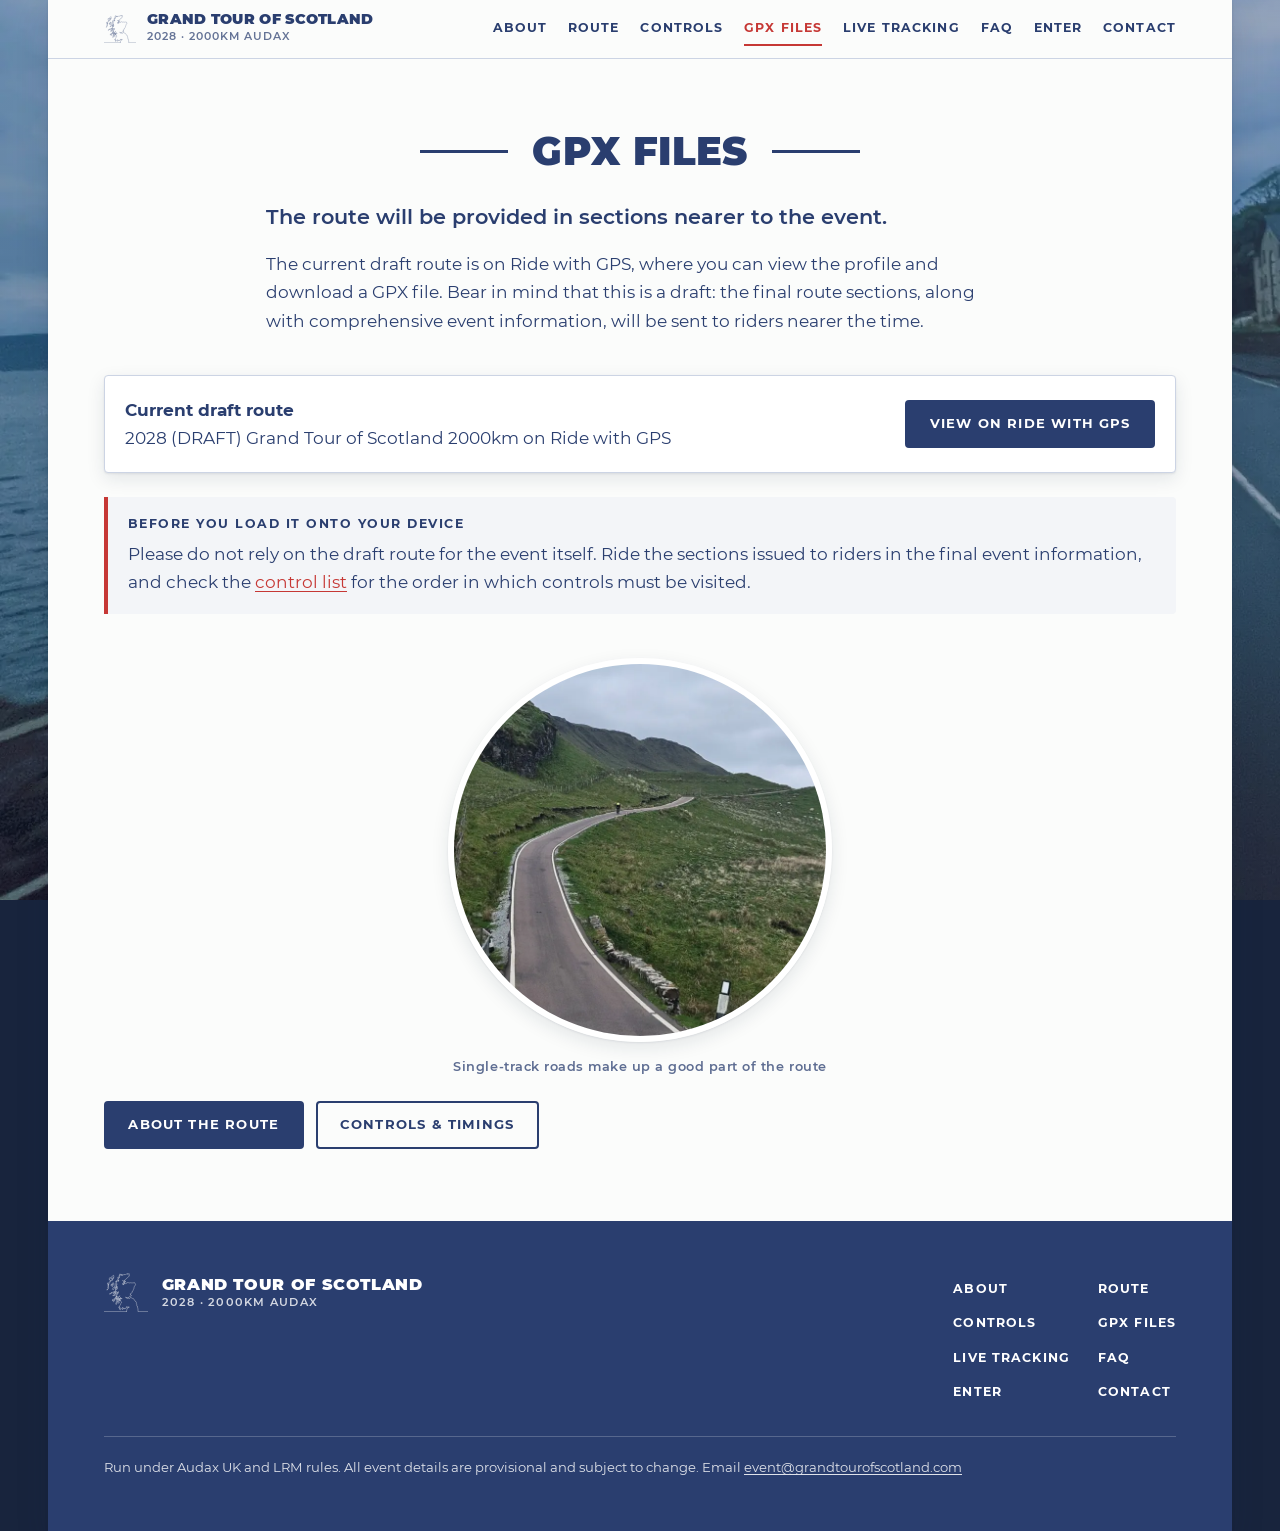
<file: gpx.html>
<!DOCTYPE html>
<html lang="en-GB" class="no-js">
<head>
<meta charset="utf-8">
<meta name="viewport" content="width=device-width, initial-scale=1">
<title>GPX files &mdash; Grand Tour of Scotland 2028</title>
<meta name="description" content="GPX files for the Grand Tour of Scotland 2028. The route will be provided in sections nearer to the event; the current draft route is on Ride with GPS.">
<meta name="theme-color" content="#2a3e6f">
<link rel="canonical" href="https://grandtourofscotland.com/gpx.html">
<meta property="og:type" content="article">
<meta property="og:site_name" content="Grand Tour of Scotland">
<meta property="og:title" content="GPX files — Grand Tour of Scotland 2028">
<meta property="og:description" content="The current draft route on Ride with GPS. Route sections will be provided nearer the event.">
<meta property="og:url" content="https://grandtourofscotland.com/gpx.html">
<meta property="og:image" content="https://grandtourofscotland.com/assets/img/social-share.jpg">
<meta name="twitter:card" content="summary_large_image">
<link rel="icon" href="favicon.svg" type="image/svg+xml">
<link rel="apple-touch-icon" href="apple-touch-icon.png">
<link rel="preload" href="assets/fonts/montserrat-900.woff2" as="font" type="font/woff2" crossorigin>
<link rel="preload" href="assets/fonts/montserrat-400.woff2" as="font" type="font/woff2" crossorigin>
<link rel="stylesheet" href="assets/css/site.css">
<script>document.documentElement.classList.remove("no-js");</script>
</head>
<body class="bg-coast">
<a class="skip-link" href="#main">Skip to content</a>

<div class="sheet">
  <header class="site-header">
    <div class="container site-header__bar">
      <a class="brand" href="index.html">
        <span class="brand__map" aria-hidden="true"></span>
        <span>
          <span class="brand__name">Grand Tour of Scotland</span>
          <span class="brand__meta">2028 &middot; 2000km Audax</span>
        </span>
      </a>
      <button class="nav-toggle" type="button" aria-expanded="false" aria-controls="site-nav" aria-label="Menu">
        <span class="nav-toggle__bars" aria-hidden="true"></span>
        <span class="nav-toggle__label">Menu</span>
      </button>
      <nav class="site-nav" id="site-nav" aria-label="Main">
        <ul>
          <li><a href="about.html">About</a></li>
          <li><a href="route.html">Route</a></li>
          <li><a href="controls.html">Controls</a></li>
          <li><a href="gpx.html" aria-current="page">GPX files</a></li>
          <li><a href="tracking.html">Live tracking</a></li>
          <li><a href="faq.html">FAQ</a></li>
          <li><a href="enter.html">Enter</a></li>
          <li><a href="contact.html">Contact</a></li>
        </ul>
      </nav>
    </div>
  </header>

  <main id="main">
    <article class="section container">
      <h1 class="section-title">GPX files</h1>

      <div class="prose center">
        <p class="lede">The route will be provided in sections nearer to the event.</p>
        <p>The current draft route is on Ride with GPS, where you can view the profile and download a GPX file. Bear
          in mind that this is a draft: the final route sections, along with comprehensive event information, will be
          sent to riders nearer the time.</p>
      </div>

      <div class="link-panel mt-section">
        <p><strong>Current draft route</strong><br>
          2028 (DRAFT) Grand Tour of Scotland 2000km on Ride with GPS</p>
        <a class="btn" href="https://ridewithgps.com/routes/54428229" rel="noopener">View on Ride with GPS</a>
      </div>

      <div class="callout mt-block">
        <p class="callout__title">Before you load it onto your device</p>
        <p>Please do not rely on the draft route for the event itself. Ride the sections issued to riders in the final
          event information, and check the <a href="controls.html">control list</a> for the order in which controls
          must be visited.</p>
      </div>

      <figure class="photo-round">
        <img src="assets/img/photo-road.webp" width="760" height="760" loading="lazy"
             alt="A narrow single-track road winding through empty green hills.">
        <figcaption>Single-track roads make up a good part of the route</figcaption>
      </figure>

      <p class="stack-actions">
        <a class="btn" href="route.html">About the route</a>
        <a class="btn btn--outline" href="controls.html">Controls &amp; timings</a>
      </p>
    </article>
  </main>

  <footer class="site-footer">
    <div class="container">
      <div class="site-footer__grid">
        <div class="site-footer__brand">
          <span class="brand__map" aria-hidden="true"></span>
          <p class="site-footer__title">Grand Tour of Scotland<span>2028 &middot; 2000km Audax</span></p>
        </div>
        <nav class="footer-nav" aria-label="Footer">
          <ul>
            <li><a href="about.html">About</a></li>
            <li><a href="route.html">Route</a></li>
            <li><a href="controls.html">Controls</a></li>
            <li><a href="gpx.html">GPX files</a></li>
            <li><a href="tracking.html">Live tracking</a></li>
            <li><a href="faq.html">FAQ</a></li>
            <li><a href="enter.html">Enter</a></li>
            <li><a href="contact.html">Contact</a></li>
          </ul>
        </nav>
      </div>
      <p class="site-footer__meta">Run under Audax UK and LRM rules. All event details are provisional and subject
        to change. Email <a href="mailto:event@grandtourofscotland.com">event@grandtourofscotland.com</a></p>
    </div>
  </footer>
</div>

<script src="assets/js/site.js" defer></script>
</body>
</html>
</file>
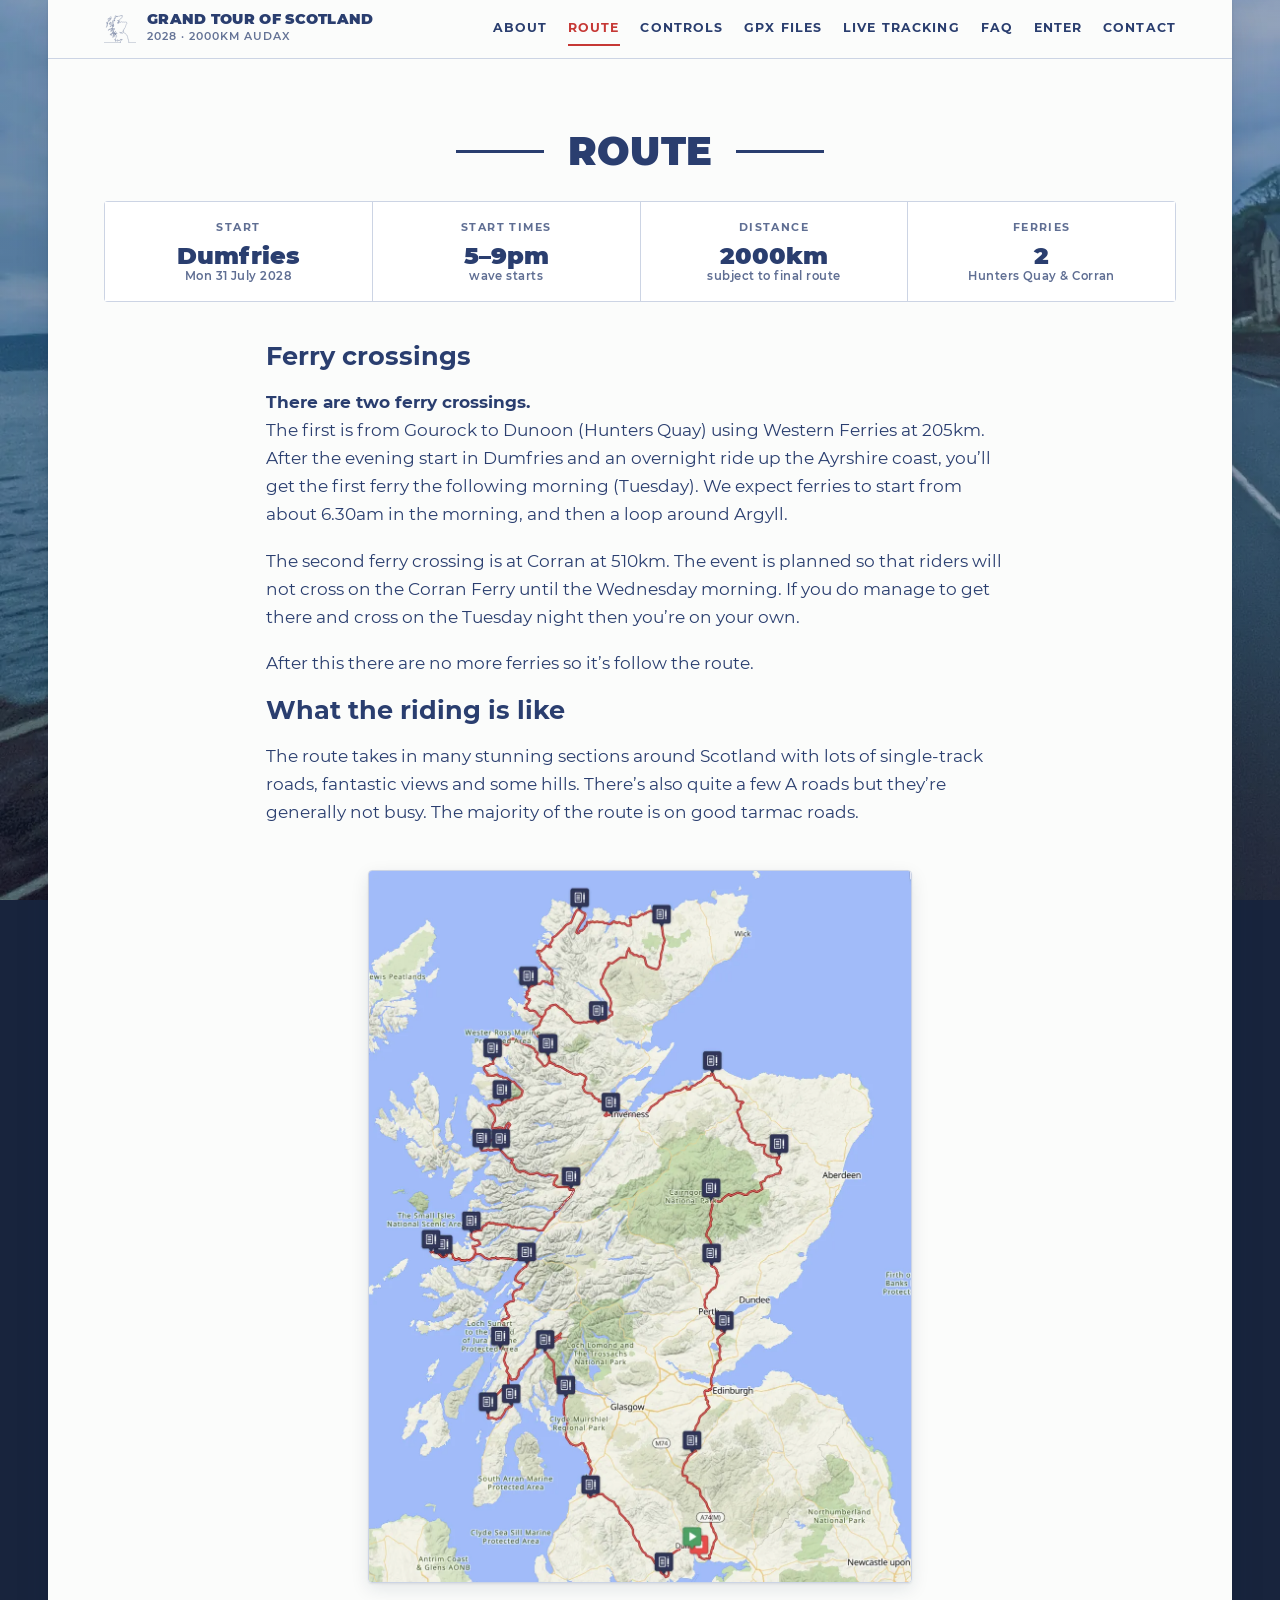
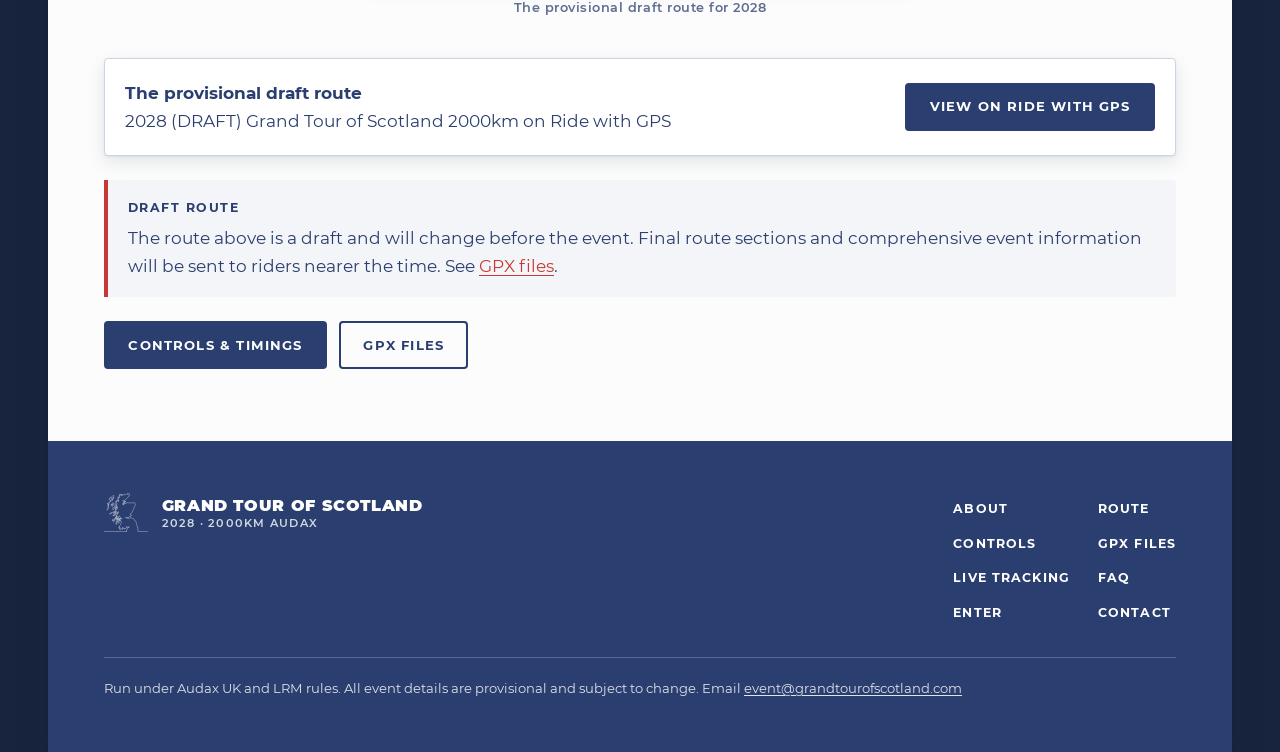
<file: route.html>
<!DOCTYPE html>
<html lang="en-GB" class="no-js">
<head>
<meta charset="utf-8">
<meta name="viewport" content="width=device-width, initial-scale=1">
<title>Route &mdash; Grand Tour of Scotland 2028</title>
<meta name="description" content="The 2000km Grand Tour of Scotland route: an evening start in Dumfries on Monday 31 July 2028, two ferry crossings, and a loop of Scotland on mostly quiet tarmac roads.">
<meta name="theme-color" content="#2a3e6f">
<link rel="canonical" href="https://grandtourofscotland.com/route.html">
<meta property="og:type" content="article">
<meta property="og:site_name" content="Grand Tour of Scotland">
<meta property="og:title" content="Route — Grand Tour of Scotland 2028">
<meta property="og:description" content="Start in Dumfries on Monday 31 July 2028, two ferry crossings and 2000km of Scotland.">
<meta property="og:url" content="https://grandtourofscotland.com/route.html">
<meta property="og:image" content="https://grandtourofscotland.com/assets/img/social-share.jpg">
<meta name="twitter:card" content="summary_large_image">
<link rel="icon" href="favicon.svg" type="image/svg+xml">
<link rel="apple-touch-icon" href="apple-touch-icon.png">
<link rel="preload" href="assets/fonts/montserrat-900.woff2" as="font" type="font/woff2" crossorigin>
<link rel="preload" href="assets/fonts/montserrat-400.woff2" as="font" type="font/woff2" crossorigin>
<link rel="stylesheet" href="assets/css/site.css">
<script>document.documentElement.classList.remove("no-js");</script>
</head>
<body class="bg-coast">
<a class="skip-link" href="#main">Skip to content</a>

<div class="sheet">
  <header class="site-header">
    <div class="container site-header__bar">
      <a class="brand" href="index.html">
        <span class="brand__map" aria-hidden="true"></span>
        <span>
          <span class="brand__name">Grand Tour of Scotland</span>
          <span class="brand__meta">2028 &middot; 2000km Audax</span>
        </span>
      </a>
      <button class="nav-toggle" type="button" aria-expanded="false" aria-controls="site-nav" aria-label="Menu">
        <span class="nav-toggle__bars" aria-hidden="true"></span>
        <span class="nav-toggle__label">Menu</span>
      </button>
      <nav class="site-nav" id="site-nav" aria-label="Main">
        <ul>
          <li><a href="about.html">About</a></li>
          <li><a href="route.html" aria-current="page">Route</a></li>
          <li><a href="controls.html">Controls</a></li>
          <li><a href="gpx.html">GPX files</a></li>
          <li><a href="tracking.html">Live tracking</a></li>
          <li><a href="faq.html">FAQ</a></li>
          <li><a href="enter.html">Enter</a></li>
          <li><a href="contact.html">Contact</a></li>
        </ul>
      </nav>
    </div>
  </header>

  <main id="main">
    <article class="section container">
      <h1 class="section-title">Route</h1>

      <dl class="facts">
        <div>
          <dt>Start</dt>
          <dd>Dumfries<small>Mon 31 July 2028</small></dd>
        </div>
        <div>
          <dt>Start times</dt>
          <dd>5&ndash;9pm<small>wave starts</small></dd>
        </div>
        <div>
          <dt>Distance</dt>
          <dd>2000km<small>subject to final route</small></dd>
        </div>
        <div>
          <dt>Ferries</dt>
          <dd>2<small>Hunters Quay &amp; Corran</small></dd>
        </div>
      </dl>

      <div class="prose center mt-section">
        <h2>Ferry crossings</h2>
        <p><strong>There are two ferry crossings.</strong><br/>
          The first is from Gourock to Dunoon (Hunters Quay) using Western Ferries at 205km. After the evening start in
          Dumfries and an overnight ride up the Ayrshire coast, you&rsquo;ll get the first ferry the following morning (Tuesday).
          We expect ferries to start from about 6.30am in the morning, and then a loop around Argyll.</p>
        <p>The second ferry crossing is at Corran at 510km. The event is planned so that riders will not cross on the
          Corran Ferry until the Wednesday morning. If you do manage to get there and cross on the Tuesday night then you&rsquo;re
          on your own.</p>
        <p>After this there are no more ferries so it&rsquo;s follow the route.</p>

        <h2>What the riding is like</h2>
        <p>The route takes in many stunning sections around Scotland with lots of single-track roads, fantastic views and some hills.
          There&rsquo;s also quite a few A roads but they&rsquo;re generally not busy. The majority of the route is on good tarmac roads.</p>
      </div>

      <figure class="figure-map">
        <img src="assets/img/route-map.webp" width="1100" height="1443" loading="lazy"
             alt="Map of Scotland showing the provisional 2000km Grand Tour of Scotland loop and its control points.">
        <figcaption>The provisional draft route for 2028</figcaption>
      </figure>

      <div class="link-panel mt-section">
        <p><strong>The provisional draft route</strong><br>
          2028 (DRAFT) Grand Tour of Scotland 2000km on Ride with GPS</p>
        <a class="btn" href="https://ridewithgps.com/routes/54428229" rel="noopener">View on Ride with GPS</a>
      </div>

      <div class="callout mt-block">
        <p class="callout__title">Draft route</p>
        <p>The route above is a draft and will change before the event. Final route sections and comprehensive event
          information will be sent to riders nearer the time. See <a href="gpx.html">GPX files</a>.</p>
      </div>

      <p class="stack-actions">
        <a class="btn" href="controls.html">Controls &amp; timings</a>
        <a class="btn btn--outline" href="gpx.html">GPX files</a>
      </p>
    </article>
  </main>

  <footer class="site-footer">
    <div class="container">
      <div class="site-footer__grid">
        <div class="site-footer__brand">
          <span class="brand__map" aria-hidden="true"></span>
          <p class="site-footer__title">Grand Tour of Scotland<span>2028 &middot; 2000km Audax</span></p>
        </div>
        <nav class="footer-nav" aria-label="Footer">
          <ul>
            <li><a href="about.html">About</a></li>
            <li><a href="route.html">Route</a></li>
            <li><a href="controls.html">Controls</a></li>
            <li><a href="gpx.html">GPX files</a></li>
            <li><a href="tracking.html">Live tracking</a></li>
            <li><a href="faq.html">FAQ</a></li>
            <li><a href="enter.html">Enter</a></li>
            <li><a href="contact.html">Contact</a></li>
          </ul>
        </nav>
      </div>
      <p class="site-footer__meta">Run under Audax UK and LRM rules. All event details are provisional and subject
        to change. Email <a href="mailto:event@grandtourofscotland.com">event@grandtourofscotland.com</a></p>
    </div>
  </footer>
</div>

<script src="assets/js/site.js" defer></script>
</body>
</html>
</file>
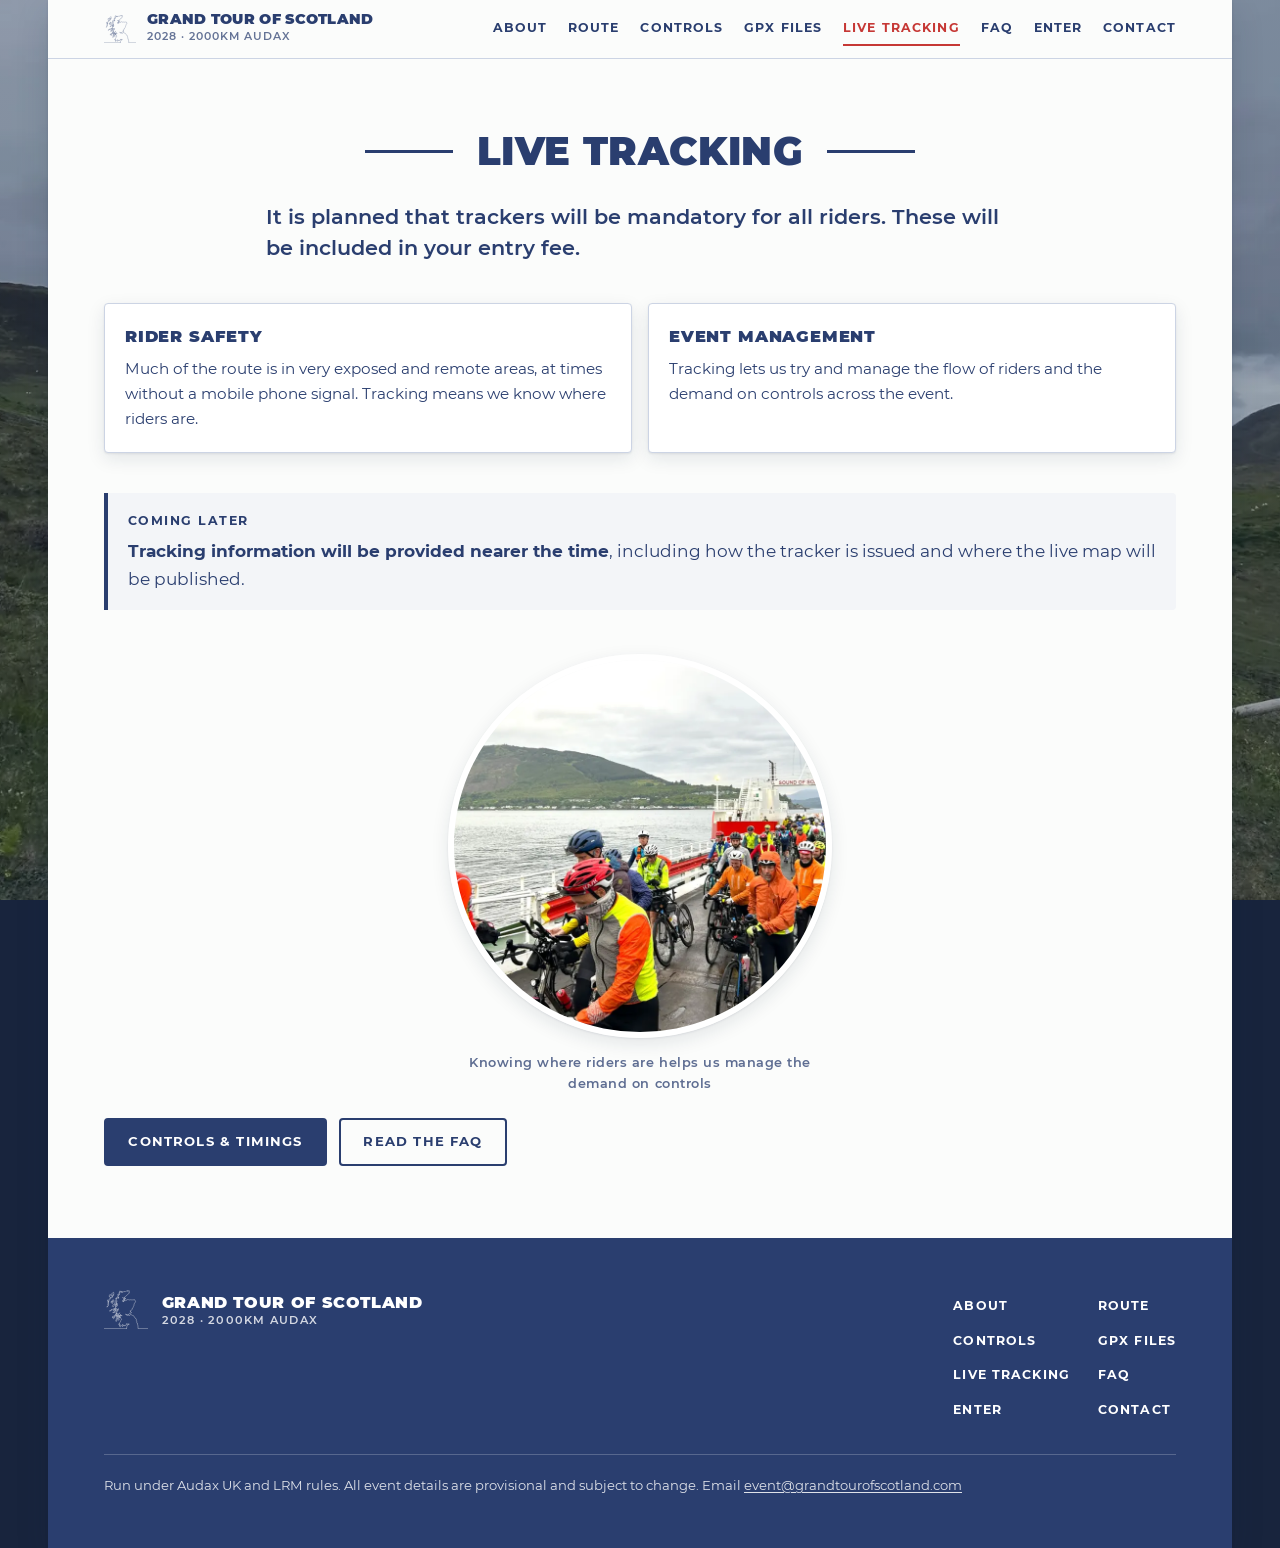
<file: tracking.html>
<!DOCTYPE html>
<html lang="en-GB" class="no-js">
<head>
<meta charset="utf-8">
<meta name="viewport" content="width=device-width, initial-scale=1">
<title>Live tracking &mdash; Grand Tour of Scotland 2028</title>
<meta name="description" content="Trackers are planned to be mandatory for all riders on the Grand Tour of Scotland 2028, included in the entry fee, for rider safety and event management.">
<meta name="theme-color" content="#2a3e6f">
<link rel="canonical" href="https://grandtourofscotland.com/tracking.html">
<meta property="og:type" content="article">
<meta property="og:site_name" content="Grand Tour of Scotland">
<meta property="og:title" content="Live tracking — Grand Tour of Scotland 2028">
<meta property="og:description" content="Trackers are planned to be mandatory for all riders, included in the entry fee.">
<meta property="og:url" content="https://grandtourofscotland.com/tracking.html">
<meta property="og:image" content="https://grandtourofscotland.com/assets/img/social-share.jpg">
<meta name="twitter:card" content="summary_large_image">
<link rel="icon" href="favicon.svg" type="image/svg+xml">
<link rel="apple-touch-icon" href="apple-touch-icon.png">
<link rel="preload" href="assets/fonts/montserrat-900.woff2" as="font" type="font/woff2" crossorigin>
<link rel="preload" href="assets/fonts/montserrat-400.woff2" as="font" type="font/woff2" crossorigin>
<link rel="stylesheet" href="assets/css/site.css">
<script>document.documentElement.classList.remove("no-js");</script>
</head>
<body class="bg-riders">
<a class="skip-link" href="#main">Skip to content</a>

<div class="sheet">
  <header class="site-header">
    <div class="container site-header__bar">
      <a class="brand" href="index.html">
        <span class="brand__map" aria-hidden="true"></span>
        <span>
          <span class="brand__name">Grand Tour of Scotland</span>
          <span class="brand__meta">2028 &middot; 2000km Audax</span>
        </span>
      </a>
      <button class="nav-toggle" type="button" aria-expanded="false" aria-controls="site-nav" aria-label="Menu">
        <span class="nav-toggle__bars" aria-hidden="true"></span>
        <span class="nav-toggle__label">Menu</span>
      </button>
      <nav class="site-nav" id="site-nav" aria-label="Main">
        <ul>
          <li><a href="about.html">About</a></li>
          <li><a href="route.html">Route</a></li>
          <li><a href="controls.html">Controls</a></li>
          <li><a href="gpx.html">GPX files</a></li>
          <li><a href="tracking.html" aria-current="page">Live tracking</a></li>
          <li><a href="faq.html">FAQ</a></li>
          <li><a href="enter.html">Enter</a></li>
          <li><a href="contact.html">Contact</a></li>
        </ul>
      </nav>
    </div>
  </header>

  <main id="main">
    <article class="section container">
      <h1 class="section-title">Live tracking</h1>

      <div class="prose center">
        <p class="lede">It is planned that trackers will be mandatory for all riders. These will be included in your
          entry fee.</p>
      </div>

      <ul class="cards mt-section">
        <li>
          <div class="card">
            <span class="card__title">Rider safety</span>
            <p>Much of the route is in very exposed and remote areas, at times without a mobile phone signal. Tracking
              means we know where riders are.</p>
          </div>
        </li>
        <li>
          <div class="card">
            <span class="card__title">Event management</span>
            <p>Tracking lets us try and manage the flow of riders and the demand on controls across the event.</p>
          </div>
        </li>
      </ul>

      <div class="callout mt-section callout--navy">
        <p class="callout__title">Coming later</p>
        <p><strong>Tracking information will be provided nearer the time</strong>, including how the tracker is issued
          and where the live map will be published.</p>
      </div>

      <figure class="photo-round">
        <img src="assets/img/photo-ferry-queue.webp" width="760" height="760" loading="lazy"
             alt="A large group of riders in high-visibility jackets pushing bikes off a ferry.">
        <figcaption>Knowing where riders are helps us manage the demand on controls</figcaption>
      </figure>

      <p class="stack-actions">
        <a class="btn" href="controls.html">Controls &amp; timings</a>
        <a class="btn btn--outline" href="faq.html">Read the FAQ</a>
      </p>
    </article>
  </main>

  <footer class="site-footer">
    <div class="container">
      <div class="site-footer__grid">
        <div class="site-footer__brand">
          <span class="brand__map" aria-hidden="true"></span>
          <p class="site-footer__title">Grand Tour of Scotland<span>2028 &middot; 2000km Audax</span></p>
        </div>
        <nav class="footer-nav" aria-label="Footer">
          <ul>
            <li><a href="about.html">About</a></li>
            <li><a href="route.html">Route</a></li>
            <li><a href="controls.html">Controls</a></li>
            <li><a href="gpx.html">GPX files</a></li>
            <li><a href="tracking.html">Live tracking</a></li>
            <li><a href="faq.html">FAQ</a></li>
            <li><a href="enter.html">Enter</a></li>
            <li><a href="contact.html">Contact</a></li>
          </ul>
        </nav>
      </div>
      <p class="site-footer__meta">Run under Audax UK and LRM rules. All event details are provisional and subject
        to change. Email <a href="mailto:event@grandtourofscotland.com">event@grandtourofscotland.com</a></p>
    </div>
  </footer>
</div>

<script src="assets/js/site.js" defer></script>
</body>
</html>
</file>
<file: assets/css/site.css>
/* ==========================================================================
   Grand Tour of Scotland 2028
   Design system + layout. Mobile first; larger screens are progressive.
   ========================================================================== */

/* --- Fonts ---------------------------------------------------------------- */

@font-face {
  font-family: "Montserrat";
  src: url("../fonts/montserrat-400.woff2") format("woff2");
  font-weight: 400;
  font-style: normal;
  font-display: swap;
}

@font-face {
  font-family: "Montserrat";
  src: url("../fonts/montserrat-600.woff2") format("woff2");
  font-weight: 600;
  font-style: normal;
  font-display: swap;
}

@font-face {
  font-family: "Montserrat";
  src: url("../fonts/montserrat-700.woff2") format("woff2");
  font-weight: 700;
  font-style: normal;
  font-display: swap;
}

@font-face {
  font-family: "Montserrat";
  src: url("../fonts/montserrat-900.woff2") format("woff2");
  font-weight: 900;
  font-style: normal;
  font-display: swap;
}

/* --- Tokens --------------------------------------------------------------- */

:root {
  --navy: #2a3e6f;
  --navy-mid: #223357;
  --navy-deep: #18243d;
  --navy-tint: #eef1f7;
  --navy-line: #ccd4e4;
  --red: #c63835;
  --red-deep: #a52c29;
  --paper: #fbfcfb;
  --paper-shade: #f3f5f8;
  --white: #fff;

  --font: "Montserrat", system-ui, -apple-system, "Segoe UI", Roboto, sans-serif;

  --gutter: clamp(1.15rem, 5vw, 3.5rem);
  --sheet-max: 74rem;
  --measure: 68ch;
  --radius: 4px;
  --shadow: 0 1px 3px rgb(24 36 61 / 12%), 0 12px 32px rgb(24 36 61 / 14%);
  --shadow-soft: 0 1px 2px rgb(24 36 61 / 8%), 0 6px 18px rgb(24 36 61 / 10%);

  --section-gap: clamp(2.75rem, 7vw, 4.5rem);
}

/* --- Base ---------------------------------------------------------------- */

*,
*::before,
*::after {
  box-sizing: border-box;
}

html {
  -webkit-text-size-adjust: 100%;
  scroll-behavior: smooth;
}

body {
  margin: 0;
  font-family: var(--font);
  font-size: clamp(1rem, 0.97rem + 0.15vw, 1.0625rem);
  line-height: 1.65;
  color: var(--navy);
  background-color: var(--navy-deep);
  overflow-wrap: break-word;
}

/* Full-bleed photograph behind the white content sheet. A fixed pseudo
   element rather than background-attachment: fixed, which stutters on iOS.
   Phones get no image here at all: the sheet covers the whole viewport, so
   there is nothing to see and nothing worth downloading. */
body::before {
  content: "";
  position: fixed;
  inset: 0;
  z-index: -1;
  background-color: var(--navy-deep);
  background-size: cover;
  background-position: center;
}

img,
svg,
picture {
  display: block;
  max-width: 100%;
  height: auto;
}

h1,
h2,
h3,
h4 {
  margin: 0 0 0.6em;
  line-height: 1.1;
  text-wrap: balance;
}

p,
ul,
ol,
dl,
figure,
table {
  margin: 0 0 1.15rem;
}

:where(p, li):last-child {
  margin-bottom: 0;
}

a {
  color: var(--red);
  text-decoration-thickness: 1px;
  text-underline-offset: 0.16em;
}

a:hover {
  color: var(--red-deep);
}

:focus-visible {
  outline: 3px solid var(--red);
  outline-offset: 3px;
}

strong,
b {
  font-weight: 700;
}

abbr[title] {
  text-decoration: none;
}

/* --- Skip link ------------------------------------------------------------ */

.skip-link {
  position: absolute;
  left: 50%;
  top: 0;
  z-index: 100;
  padding: 0.75rem 1.25rem;
  background: var(--navy);
  color: var(--white);
  font-weight: 700;
  text-decoration: none;
  transform: translate(-50%, -110%);
}

.skip-link:focus {
  color: var(--white);
  transform: translate(-50%, 0);
}

/* --- Sheet + layout ------------------------------------------------------- */

.sheet {
  max-width: var(--sheet-max);
  margin: 0 auto;
  background: var(--paper);
  box-shadow: var(--shadow);
}

/* From tablet up the sheet narrows so the photography frames the page. */
@media (min-width: 48rem) {
  .sheet {
    max-width: min(var(--sheet-max), 100% - 4rem);
    min-height: 100vh;
  }
}

.container {
  padding-inline: var(--gutter);
}

/* Keep in-page jumps clear of the sticky header. */
[id] {
  scroll-margin-top: 5rem;
}

.section {
  padding-block: var(--section-gap);
  border-top: 1px solid var(--navy-line);
}

.section:first-of-type {
  border-top: 0;
}

.prose {
  max-width: var(--measure);
}

.prose > * + * {
  margin-top: 1.15rem;
}

.center {
  margin-inline: auto;
}

/* --- Header + navigation -------------------------------------------------- */

.site-header {
  position: sticky;
  top: 0;
  z-index: 20;
  background: rgb(251 252 251 / 94%);
  border-bottom: 1px solid var(--navy-line);
  backdrop-filter: blur(8px);
}

.site-header__bar {
  display: flex;
  flex-wrap: wrap;
  align-items: center;
  justify-content: space-between;
  gap: 1rem;
  padding-block: 0.7rem;
}

.brand {
  display: flex;
  align-items: center;
  gap: 0.7rem;
  color: var(--navy);
  text-decoration: none;
}

.brand__map {
  flex: none;
  width: 2rem;
  aspect-ratio: 196.7 / 173.45;
  background-color: currentcolor;
  -webkit-mask: url("../img/scotland-outline.svg") center / contain no-repeat;
  mask: url("../img/scotland-outline.svg") center / contain no-repeat;
}

.brand__name {
  display: block;
  font-size: 0.72rem;
  font-weight: 900;
  letter-spacing: 0.02em;
  line-height: 1.2;
  text-transform: uppercase;
  white-space: nowrap;
}

.brand__meta {
  display: block;
  font-size: 0.6rem;
  font-weight: 600;
  letter-spacing: 0.09em;
  text-transform: uppercase;
  white-space: nowrap;
  opacity: 0.72;
}

@media (min-width: 26rem) {
  .brand__name {
    font-size: 0.8rem;
  }

  .brand__meta {
    font-size: 0.64rem;
  }
}

@media (min-width: 62rem) {
  .brand__name {
    font-size: 0.9rem;
  }

  .brand__meta {
    font-size: 0.68rem;
  }
}

.nav-toggle {
  display: inline-flex;
  flex: none;
  align-items: center;
  gap: 0.5rem;
  padding: 0.5rem 0.8rem;
  border: 1px solid var(--navy-line);
  border-radius: var(--radius);
  background: transparent;
  color: var(--navy);
  font: inherit;
  font-size: 0.75rem;
  font-weight: 700;
  letter-spacing: 0.1em;
  text-transform: uppercase;
  cursor: pointer;
}

/* On the narrowest phones the button is the icon alone; the accessible name
   comes from aria-label on the button. */
@media (max-width: 24rem) {
  .nav-toggle__label {
    display: none;
  }

  .nav-toggle {
    padding: 0.65rem;
  }
}

.nav-toggle__bars {
  position: relative;
  width: 1.1rem;
  height: 2px;
  background: currentcolor;
}

.nav-toggle__bars::before,
.nav-toggle__bars::after {
  content: "";
  position: absolute;
  left: 0;
  width: 100%;
  height: 2px;
  background: currentcolor;
}

.nav-toggle__bars::before {
  top: -6px;
}

.nav-toggle__bars::after {
  top: 6px;
}

/* The menu drops below the brand row rather than squeezing in beside it. */
.site-nav {
  display: none;
  flex: 1 0 100%;
}

.site-header.is-open .site-nav {
  display: block;
}

.site-nav ul {
  margin: 0;
  padding: 0 0 0.75rem;
  list-style: none;
}

.site-nav a {
  display: block;
  padding: 0.85rem 0.2rem;
  border-top: 1px solid var(--navy-line);
  color: var(--navy);
  font-size: 1.05rem;
  font-weight: 700;
  letter-spacing: 0.04em;
  text-align: center;
  text-transform: uppercase;
  text-decoration: none;
}

.site-nav a:hover,
.site-nav a[aria-current="page"] {
  color: var(--red);
}

@media (min-width: 62rem) {
  .nav-toggle {
    display: none;
  }

  .site-nav {
    display: block;
    flex: 0 1 auto;
  }

  .site-nav ul {
    display: flex;
    flex-wrap: wrap;
    justify-content: flex-end;
    gap: 0.15rem 1.3rem;
    padding: 0;
  }

  .site-nav a {
    padding: 0.35rem 0;
    border-top: 0;
    border-bottom: 2px solid transparent;
    font-size: 0.78rem;
    letter-spacing: 0.09em;
  }

  .site-nav a:hover,
  .site-nav a[aria-current="page"] {
    border-bottom-color: var(--red);
  }
}

/* Without JavaScript the menu stays open rather than unreachable. */
.no-js .site-nav {
  display: block;
}

.no-js .nav-toggle {
  display: none;
}

/* --- Hero ---------------------------------------------------------------- */

.hero {
  display: grid;
  place-items: center;
  min-height: min(78svh, 42rem);
  padding: clamp(2.5rem, 8vw, 5rem) var(--gutter);
  background-color: var(--navy-mid);
  background-image: linear-gradient(rgb(24 36 61 / 30%), rgb(24 36 61 / 42%)), var(--hero-image-sm, none);
  background-size: cover;
  background-position: center 42%;
  text-align: center;
  color: var(--white);
}

.wordmark {
  display: flex;
  flex-direction: column;
  align-items: center;
  margin: 0;
  color: var(--white);
  font-weight: 900;
  letter-spacing: -0.01em;
  line-height: 0.92;
  text-transform: uppercase;
  text-shadow: 0 2px 18px rgb(24 36 61 / 45%);
}

/* The map artwork ends in the rule under it, so it spans the whole wordmark. */
.wordmark__map {
  width: 100%;
  aspect-ratio: 196.7 / 173.45;
  margin-bottom: 0.65rem;
  background-color: currentcolor;
  -webkit-mask: url("../img/scotland-outline.svg") center / contain no-repeat;
  mask: url("../img/scotland-outline.svg") center / contain no-repeat;
}

.wordmark__grand {
  font-size: clamp(2.4rem, 12vw, 4.6rem);
}

.wordmark__tour {
  font-size: clamp(2.9rem, 15vw, 5.6rem);
}

.wordmark__of {
  font-size: clamp(1.4rem, 7vw, 2.6rem);
}

.wordmark__scotland {
  font-size: clamp(1.9rem, 9.5vw, 2.9rem);
}

.wordmark__year {
  display: flex;
  align-items: center;
  width: 100%;
  gap: 0.35em;
  margin-top: 0.1rem;
  font-size: clamp(1.5rem, 7.5vw, 2.8rem);
}

.wordmark__year::before,
.wordmark__year::after {
  content: "";
  flex: 1 1 0;
  height: 0.055em;
  background: currentcolor;
}

.hero__tagline {
  margin: 0.7rem 0 0;
  font-size: clamp(1.05rem, 4.4vw, 1.8rem);
  font-weight: 600;
  letter-spacing: 0.01em;
  text-shadow: 0 2px 14px rgb(24 36 61 / 45%);
}

.hero__actions {
  display: flex;
  flex-wrap: wrap;
  gap: 0.75rem;
  justify-content: center;
  margin-top: clamp(1.5rem, 5vw, 2.25rem);
}

@media (max-width: 30rem) {
  .hero__actions .btn {
    flex: 1 1 14rem;
  }
}

/* --- Section headings ---------------------------------------------------- */

.section-title {
  display: flex;
  align-items: center;
  justify-content: center;
  gap: clamp(0.75rem, 3vw, 1.5rem);
  margin-bottom: clamp(1.25rem, 4vw, 1.75rem);
  color: var(--navy);
  font-size: clamp(1.6rem, 7vw, 2.4rem);
  font-weight: 900;
  letter-spacing: 0.01em;
  text-align: center;
  text-transform: uppercase;
}

.section-title::before,
.section-title::after {
  content: "";
  flex: 1 1 auto;
  max-width: 5.5rem;
  height: 3px;
  background: currentcolor;
}

.section-subtitle {
  margin-bottom: 1.5rem;
  font-size: 1.05rem;
  font-weight: 700;
  text-align: center;
}

.lede {
  font-size: clamp(1.05rem, 0.98rem + 0.5vw, 1.3rem);
  font-weight: 600;
  line-height: 1.5;
}

.eyebrow {
  display: block;
  margin-bottom: 0.75rem;
  font-size: 0.72rem;
  font-weight: 700;
  letter-spacing: 0.16em;
  text-transform: uppercase;
  opacity: 0.75;
}

/* --- Buttons ------------------------------------------------------------- */

.btn {
  display: inline-flex;
  align-items: center;
  justify-content: center;
  gap: 0.55rem;
  min-height: 2.9rem;
  padding: 0.7rem 1.4rem;
  border: 2px solid var(--navy);
  border-radius: var(--radius);
  background: var(--navy);
  color: var(--white);
  font-size: 0.82rem;
  font-weight: 700;
  letter-spacing: 0.09em;
  text-align: center;
  text-transform: uppercase;
  text-decoration: none;
  cursor: pointer;
}

.btn:hover {
  border-color: var(--navy-mid);
  background: var(--navy-mid);
  color: var(--white);
}

.btn--light {
  border-color: var(--white);
  background: var(--white);
  color: var(--navy);
}

.btn--light:hover {
  border-color: var(--white);
  background: rgb(255 255 255 / 85%);
  color: var(--navy);
}

.btn--ghost {
  background: transparent;
  color: var(--white);
}

.btn--ghost:hover {
  background: rgb(255 255 255 / 14%);
  border-color: var(--white);
  color: var(--white);
}

.btn--outline {
  background: transparent;
  color: var(--navy);
}

.btn--outline:hover {
  background: var(--navy-tint);
  color: var(--navy);
}

.btn__icon {
  width: 1.15em;
  height: 1.15em;
  fill: none;
  stroke: currentcolor;
  stroke-width: 2;
  stroke-linecap: round;
  stroke-linejoin: round;
}

/* --- Cards -------------------------------------------------------------- */

.cards {
  display: grid;
  gap: 1rem;
  grid-template-columns: repeat(auto-fit, minmax(min(100%, 16rem), 1fr));
  margin: 0;
  padding: 0;
  list-style: none;
}

.card {
  display: flex;
  flex-direction: column;
  gap: 0.4rem;
  height: 100%;
  padding: 1.15rem 1.25rem 1.3rem;
  border: 1px solid var(--navy-line);
  border-radius: var(--radius);
  background: var(--white);
  box-shadow: var(--shadow-soft);
  color: var(--navy);
  text-decoration: none;
}

.card:hover {
  border-color: var(--navy);
  color: var(--navy);
}

.card h3,
.card__title {
  margin: 0;
  font-size: 1.02rem;
  font-weight: 900;
  letter-spacing: 0.05em;
  text-transform: uppercase;
}

.card p {
  margin: 0;
  font-size: 0.95rem;
}

.card__more {
  margin-top: auto;
  padding-top: 0.6rem;
  color: var(--red);
  font-size: 0.78rem;
  font-weight: 700;
  letter-spacing: 0.09em;
  text-transform: uppercase;
}

/* --- Fact strip --------------------------------------------------------- */

.facts {
  display: grid;
  gap: 1px;
  grid-template-columns: repeat(2, 1fr);
  margin: 0;
  padding: 1px;
  background: var(--navy-line);
  border-radius: var(--radius);
  overflow: hidden;
}

@media (min-width: 48rem) {
  .facts {
    grid-template-columns: repeat(4, 1fr);
  }
}

.facts > div {
  padding: 1.1rem 0.9rem;
  background: var(--white);
  text-align: center;
}

.facts dt {
  font-size: 0.68rem;
  font-weight: 700;
  letter-spacing: 0.13em;
  text-transform: uppercase;
  opacity: 0.75;
}

.facts dd {
  margin: 0.3rem 0 0;
  font-size: clamp(1.15rem, 4.5vw, 1.5rem);
  font-weight: 900;
  line-height: 1.15;
}

.facts dd small {
  display: block;
  font-size: 0.72rem;
  font-weight: 600;
  letter-spacing: 0.04em;
  opacity: 0.75;
}

/* --- Circular feature photo --------------------------------------------- */

.photo-round {
  margin: clamp(1.75rem, 6vw, 2.75rem) auto 0;
  max-width: min(24rem, 78vw);
}

.photo-round img {
  width: 100%;
  aspect-ratio: 1;
  border: 6px solid var(--white);
  border-radius: 50%;
  box-shadow: var(--shadow-soft);
  object-fit: cover;
}

.photo-round figcaption,
.figure-map figcaption {
  margin-top: 0.85rem;
  font-size: 0.8rem;
  font-weight: 600;
  letter-spacing: 0.04em;
  text-align: center;
  opacity: 0.75;
}

/* Rectangular figure, used for the route map */
.figure-map {
  margin: clamp(1.75rem, 6vw, 2.75rem) auto 0;
  max-width: min(34rem, 100%);
}

.figure-map img {
  width: 100%;
  border: 1px solid var(--navy-line);
  border-radius: var(--radius);
  box-shadow: var(--shadow-soft);
}

/* --- Callout / notes ---------------------------------------------------- */

.callout {
  padding: 1.1rem 1.25rem;
  border-left: 4px solid var(--red);
  border-radius: 0 var(--radius) var(--radius) 0;
  background: var(--paper-shade);
}

.callout--navy {
  border-left-color: var(--navy);
}

.callout__title {
  margin: 0 0 0.35rem;
  font-size: 0.78rem;
  font-weight: 700;
  letter-spacing: 0.12em;
  text-transform: uppercase;
}

.note {
  font-size: 0.9rem;
  opacity: 0.8;
}

/* --- Link list ---------------------------------------------------------- */

.link-panel {
  display: flex;
  flex-direction: column;
  gap: 1rem;
  padding: 1.25rem;
  border: 1px solid var(--navy-line);
  border-radius: var(--radius);
  background: var(--white);
  box-shadow: var(--shadow-soft);
}

@media (min-width: 40rem) {
  .link-panel {
    flex-direction: row;
    align-items: center;
    justify-content: space-between;
  }
}

.link-panel p {
  margin: 0;
}

.link-panel .btn {
  flex: none;
}

/* --- FAQ accordion ------------------------------------------------------ */

.faq-nav {
  display: flex;
  flex-wrap: wrap;
  justify-content: center;
  gap: 0.5rem;
  max-width: var(--measure);
  margin: 0 auto;
  padding: 0;
  list-style: none;
}

.faq-nav a {
  display: inline-block;
  padding: 0.45rem 0.9rem;
  border: 1px solid var(--navy-line);
  border-radius: var(--radius);
  background: var(--paper-shade);
  color: var(--navy);
  font-size: 0.72rem;
  font-weight: 700;
  letter-spacing: 0.12em;
  text-transform: uppercase;
  text-decoration: none;
}

.faq-nav a:hover {
  border-color: var(--navy);
  background: var(--navy);
  color: var(--white);
}

.faq-group {
  max-width: var(--measure);
  margin: clamp(1.75rem, 5vw, 2.5rem) auto 0.9rem;
  color: var(--navy);
  font-size: 1.05rem;
  font-weight: 900;
  letter-spacing: 0.12em;
  text-transform: uppercase;
}

.faq {
  max-width: var(--measure);
  border-top: 1px solid var(--navy-line);
}

.faq details {
  border-bottom: 1px solid var(--navy-line);
}

.faq summary {
  display: flex;
  align-items: baseline;
  gap: 0.75rem;
  padding: 1rem 0;
  font-weight: 700;
  cursor: pointer;
  list-style: none;
}

.faq summary::-webkit-details-marker {
  display: none;
}

.faq summary::after {
  content: "+";
  margin-left: auto;
  color: var(--red);
  font-size: 1.4rem;
  font-weight: 700;
  line-height: 1;
}

.faq details[open] summary::after {
  content: "\2013";
}

.faq summary:hover {
  color: var(--red);
}

.faq details > :not(summary) {
  margin-bottom: 1.1rem;
}

/* --- Controls table ----------------------------------------------------- */

.icon-key {
  display: grid;
  gap: 1rem;
  grid-template-columns: repeat(2, 1fr);
  margin: 0 0 clamp(1.75rem, 5vw, 2.5rem);
  padding: 0;
  list-style: none;
}

@media (min-width: 40rem) {
  .icon-key {
    grid-template-columns: repeat(4, 1fr);
  }
}

.icon-key li {
  display: flex;
  flex-direction: column;
  align-items: center;
  gap: 0.5rem;
  padding: 1rem 0.5rem;
  border: 1px solid var(--navy-line);
  border-radius: var(--radius);
  background: var(--white);
  font-size: 0.72rem;
  font-weight: 700;
  letter-spacing: 0.11em;
  text-align: center;
  text-transform: uppercase;
}

.icon-key svg {
  width: 2.4rem;
  height: 2.4rem;
}

.icon {
  width: 1.25rem;
  height: 1.25rem;
  fill: none;
  stroke: currentcolor;
  stroke-width: 1.8;
  stroke-linecap: round;
  stroke-linejoin: round;
}

.controls-table {
  width: 100%;
  margin: 0;
  border-collapse: collapse;
  font-size: 0.95rem;
}

.controls-table caption {
  margin-bottom: 1rem;
  font-size: 0.85rem;
  text-align: left;
  opacity: 0.8;
}

.controls-table th,
.controls-table td {
  text-align: left;
}

.controls-table thead {
  display: none;
}

.controls-table__name {
  display: block;
  font-size: 1.05rem;
  font-weight: 900;
  letter-spacing: 0.02em;
}

.controls-table__place {
  display: block;
  font-size: 0.85rem;
  font-weight: 400;
  line-height: 1.4;
  opacity: 0.8;
}

.controls-table .facilities {
  display: flex;
  flex-wrap: wrap;
  gap: 0.4rem;
  margin: 0;
  padding: 0;
  list-style: none;
}

.facility {
  display: inline-flex;
  align-items: center;
  gap: 0.3rem;
  padding: 0.2rem 0.5rem;
  border-radius: 999px;
  background: var(--navy-tint);
  color: var(--navy);
  font-size: 0.7rem;
  font-weight: 700;
  letter-spacing: 0.06em;
  text-transform: uppercase;
  white-space: nowrap;
}

.facility .icon {
  width: 1rem;
  height: 1rem;
}

.facilities--none {
  font-size: 0.78rem;
  font-weight: 600;
  letter-spacing: 0.04em;
  opacity: 0.7;
}

/* Mobile: every row becomes a self-contained card. */
@media (max-width: 55.999rem) {
  .controls-table tbody tr {
    display: block;
    margin-bottom: 0.85rem;
    padding: 1rem 1.1rem;
    border: 1px solid var(--navy-line);
    border-radius: var(--radius);
    background: var(--white);
    box-shadow: var(--shadow-soft);
  }

  .controls-table tbody th {
    display: block;
    padding-bottom: 0.6rem;
  }

  .controls-table tbody td {
    display: flex;
    align-items: baseline;
    justify-content: space-between;
    gap: 1rem;
    padding: 0.35rem 0;
    border-top: 1px solid var(--paper-shade);
  }

  .controls-table tbody td::before {
    content: attr(data-label);
    flex: none;
    font-size: 0.68rem;
    font-weight: 700;
    letter-spacing: 0.11em;
    text-transform: uppercase;
    opacity: 0.7;
  }

  .controls-table tbody td.controls-table__facilities {
    flex-direction: column;
    align-items: flex-start;
    gap: 0.45rem;
  }

  .controls-table tr.is-ferry {
    display: flex;
    flex-wrap: wrap;
    align-items: baseline;
    justify-content: space-between;
    gap: 0.5rem;
    background: var(--navy);
    color: var(--white);
    border-color: var(--navy);
  }

  .controls-table tr.is-ferry th,
  .controls-table tr.is-ferry td {
    padding: 0;
    border: 0;
  }

  .controls-table tr.is-ferry td::before {
    content: none;
  }
}

/* Desktop: a real, compact table. */
@media (min-width: 56rem) {
  .controls-table thead {
    display: table-header-group;
  }

  .controls-table thead th {
    padding: 0.6rem 0.75rem;
    background: var(--navy);
    color: var(--white);
    font-size: 0.68rem;
    font-weight: 700;
    letter-spacing: 0.1em;
    text-transform: uppercase;
    white-space: nowrap;
  }

  .controls-table tbody th,
  .controls-table tbody td {
    padding: 0.7rem 0.75rem;
    border-bottom: 1px solid var(--navy-line);
    vertical-align: top;
  }

  .controls-table tbody tr:nth-child(even) {
    background: var(--paper-shade);
  }

  .controls-table tbody tr:hover {
    background: var(--navy-tint);
  }

  .controls-table tbody tr.is-ferry,
  .controls-table tbody tr.is-ferry:hover {
    background: var(--navy);
    color: var(--white);
  }

  .controls-table tbody tr.is-ferry th,
  .controls-table tbody tr.is-ferry td {
    font-size: 0.82rem;
    font-weight: 700;
    letter-spacing: 0.04em;
  }

  .controls-table__distance,
  .controls-table__time {
    white-space: nowrap;
  }
}

.table-scroll {
  overflow-x: auto;
}

.time__day {
  display: block;
  font-size: 0.72rem;
  font-weight: 700;
  letter-spacing: 0.06em;
  text-transform: uppercase;
  opacity: 0.7;
}

.ferry-label {
  display: inline-flex;
  align-items: center;
  gap: 0.45rem;
  font-weight: 700;
  letter-spacing: 0.06em;
  text-transform: uppercase;
}

/* --- Footer ------------------------------------------------------------- */

.site-footer {
  padding-block: clamp(2.25rem, 6vw, 3.25rem);
  background: var(--navy);
  color: var(--white);
}

.site-footer a {
  color: var(--white);
}

.site-footer__grid {
  display: grid;
  gap: 2rem;
}

@media (min-width: 48rem) {
  .site-footer__grid {
    grid-template-columns: 1fr auto;
    align-items: start;
  }
}

.site-footer__brand {
  display: flex;
  align-items: center;
  gap: 0.85rem;
}

.site-footer__brand .brand__map {
  width: 2.75rem;
}

.site-footer__title {
  margin: 0;
  font-size: 1rem;
  font-weight: 900;
  letter-spacing: 0.04em;
  line-height: 1.25;
  text-transform: uppercase;
}

.site-footer__title span {
  display: block;
  font-size: 0.7rem;
  font-weight: 600;
  letter-spacing: 0.11em;
  opacity: 0.8;
}

.footer-nav ul {
  display: grid;
  gap: 0.4rem 1.75rem;
  grid-template-columns: repeat(2, auto);
  margin: 0;
  padding: 0;
  list-style: none;
}

.footer-nav a {
  font-size: 0.78rem;
  font-weight: 700;
  letter-spacing: 0.09em;
  text-transform: uppercase;
  text-decoration: none;
}

.footer-nav a:hover {
  text-decoration: underline;
}

.site-footer__meta {
  margin-top: 2rem;
  padding-top: 1.25rem;
  border-top: 1px solid rgb(255 255 255 / 25%);
  font-size: 0.82rem;
  opacity: 0.85;
}

/* --- Utilities ---------------------------------------------------------- */

.visually-hidden {
  position: absolute;
  width: 1px;
  height: 1px;
  margin: -1px;
  padding: 0;
  overflow: hidden;
  clip-path: inset(50%);
  white-space: nowrap;
}

.sprite {
  display: none;
}

.stack-actions {
  display: flex;
  flex-wrap: wrap;
  gap: 0.75rem;
  margin-top: 1.5rem;
}

.mt-block {
  margin-top: 1.5rem;
}

.mt-section {
  margin-top: clamp(1.75rem, 5vw, 2.5rem);
}

@media (prefers-reduced-motion: reduce) {
  html {
    scroll-behavior: auto;
  }
}

/* --- Page imagery ------------------------------------------------------- */
/* Small files are served to phones and swapped for the wide crop on
   larger viewports, where the photograph is actually visible. */

.bg-hero {
  --bg-image-sm: url("../img/bg-hero-sm.webp");
  --bg-image-lg: url("../img/bg-hero.webp");
  --hero-image-sm: url("../img/bg-hero-sm.webp");
  --hero-image-lg: url("../img/bg-hero.webp");
}

.bg-riders {
  --bg-image-sm: url("../img/bg-riders-sm.webp");
  --bg-image-lg: url("../img/bg-riders.webp");
}

.bg-coast {
  --bg-image-sm: url("../img/bg-coast-sm.webp");
  --bg-image-lg: url("../img/bg-coast.webp");
}

.bg-loch {
  --bg-image-sm: url("../img/bg-loch-sm.webp");
  --bg-image-lg: url("../img/bg-loch.webp");
}

.bg-harbour {
  --bg-image-sm: url("../img/bg-harbour-sm.webp");
  --bg-image-lg: url("../img/bg-harbour.webp");
}

@media (min-width: 48rem) {
  body::before {
    background-image: linear-gradient(rgb(24 36 61 / 35%), rgb(24 36 61 / 45%)), var(--bg-image-sm, none);
  }

  .hero {
    background-image: linear-gradient(rgb(24 36 61 / 30%), rgb(24 36 61 / 42%)), var(--hero-image-lg, none);
  }
}

@media (min-width: 64rem) {
  body::before {
    background-image: linear-gradient(rgb(24 36 61 / 35%), rgb(24 36 61 / 45%)), var(--bg-image-lg, none);
  }
}

/* --- Print -------------------------------------------------------------- */

@media print {
  body::before,
  .site-header,
  .site-footer,
  .photo-round,
  .hero__actions {
    display: none;
  }

  body {
    color: #000;
    background: #fff;
  }

  .sheet {
    box-shadow: none;
    max-width: none;
  }

  .controls-table thead {
    display: table-header-group;
  }

  a {
    color: #000;
  }
}
</file>
